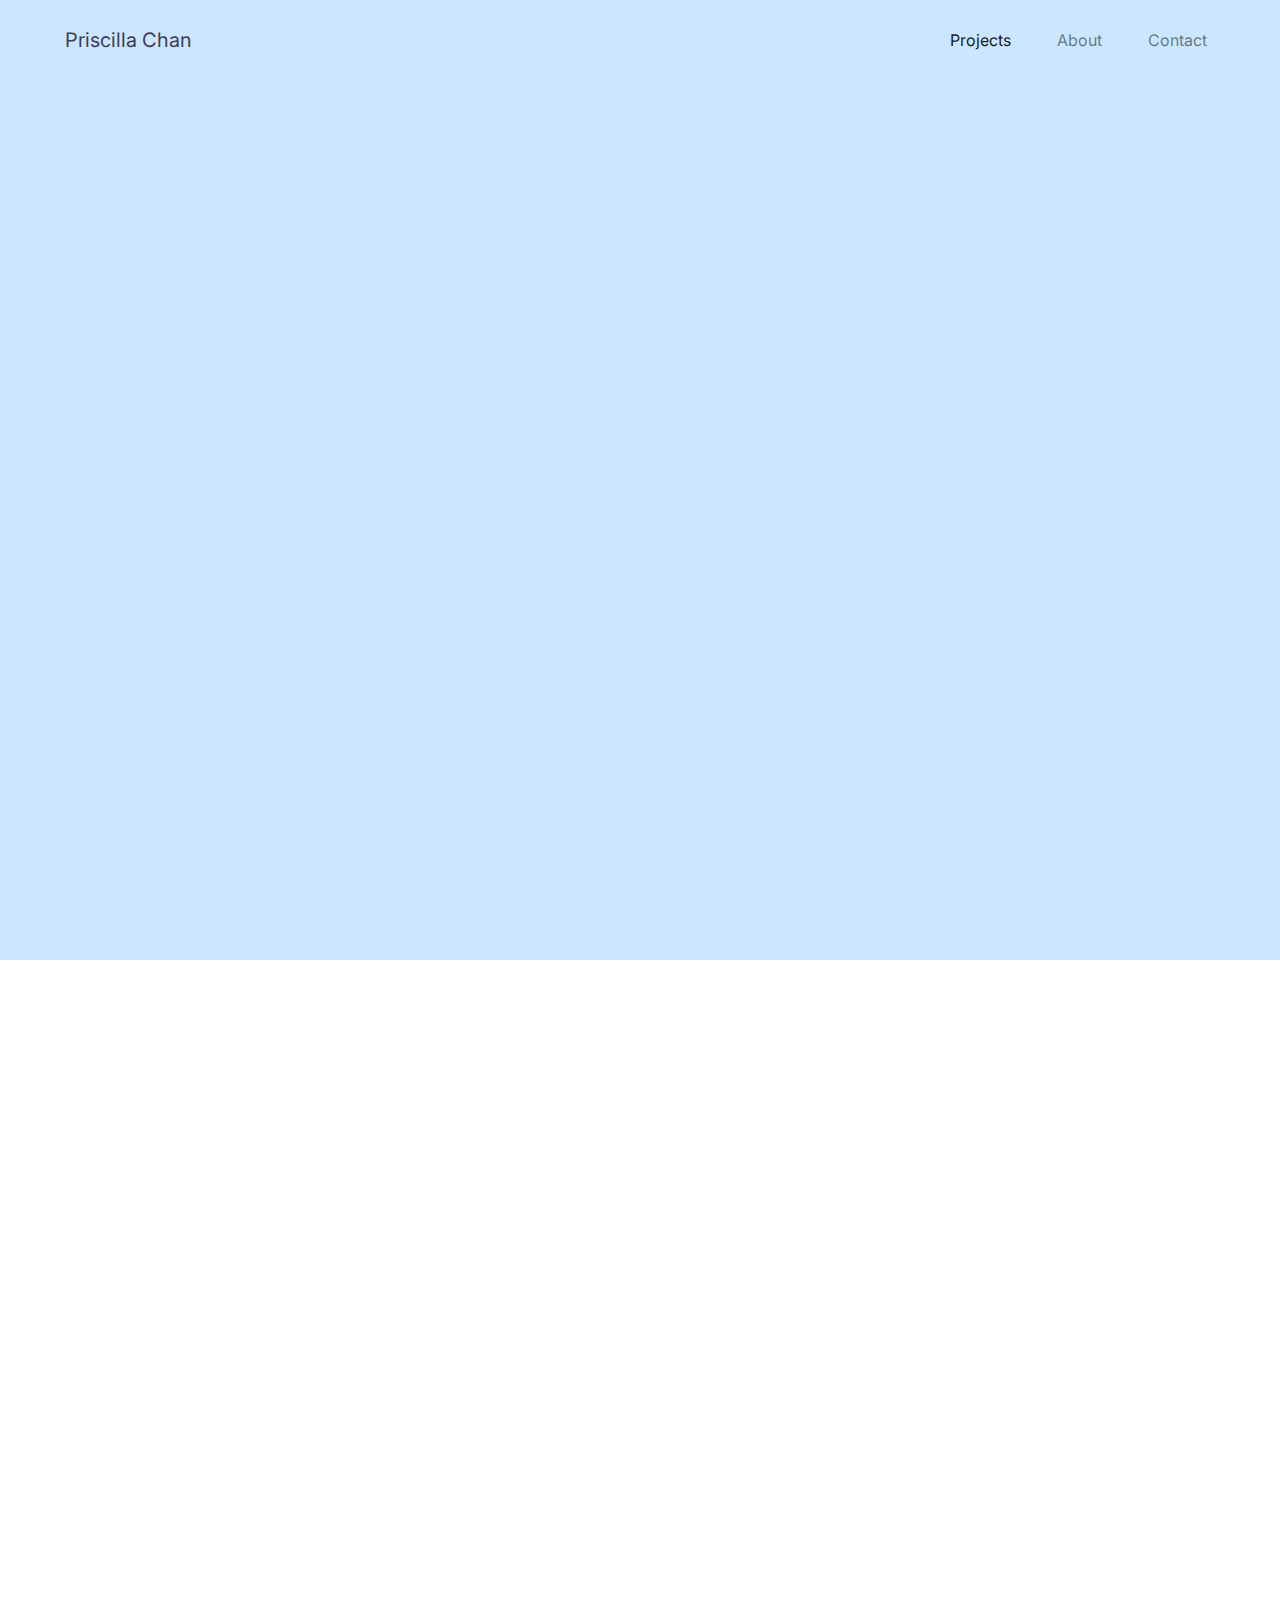
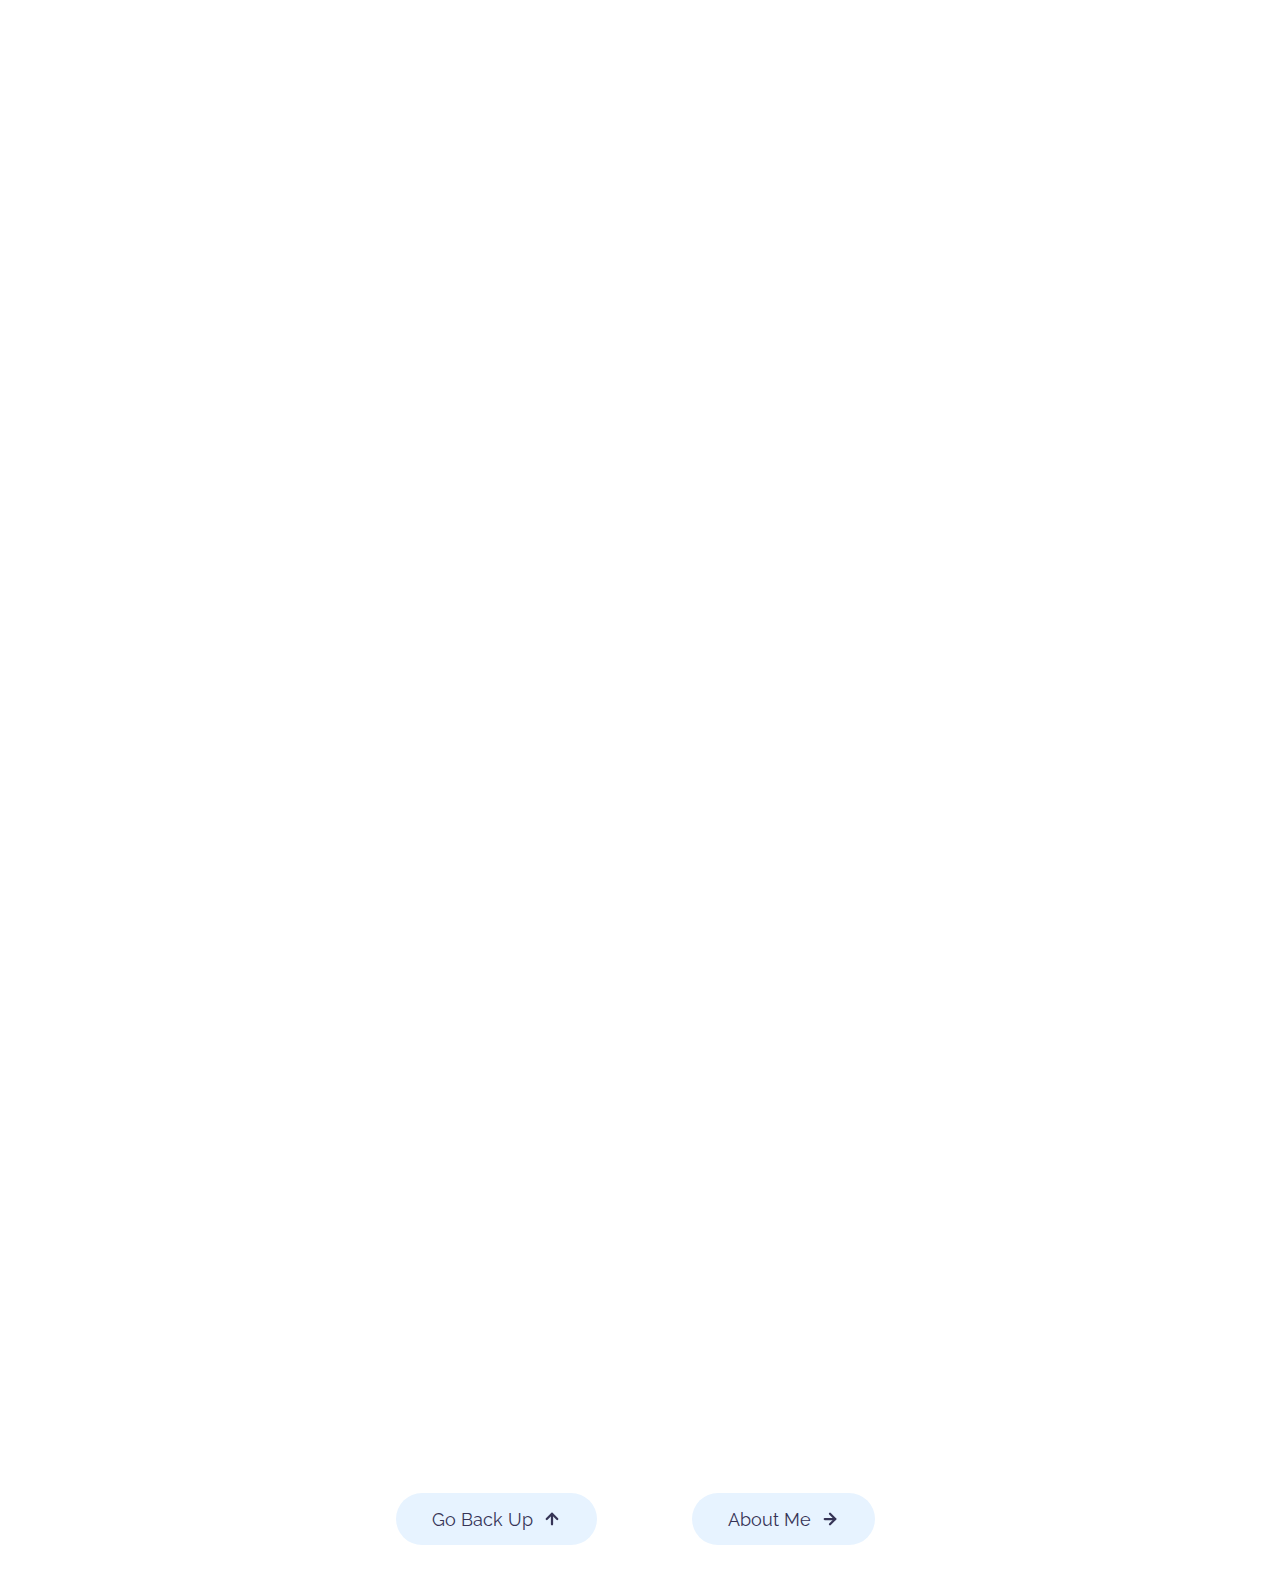
<file: index.html>
<!doctype html>
<html id="top" lang="en">

<!--
WRITTEN BY: Priscilla Chan
EMAIL: chanpj@uci.edu
-->

<head>
  <meta charset="utf-8">
  <meta name="author" content="Priscilla Chan">
  <meta name="description" content="The homepage of my portfolio.">
  <meta name="viewport" content="width=device-width,initial-scale=1, shrink-to-fit=no">
  <!-- you would link to an external stylesheet here! -->
  <script src="https://code.jquery.com/jquery-3.4.1.min.js"
    integrity="sha256-CSXorXvZcTkaix6Yvo6HppcZGetbYMGWSFlBw8HfCJo=" crossorigin="anonymous"></script>
  <script src="js/fadein.js"></script>
  <!-- you would also link to Bootstrap here! -->
  <script src="https://maxcdn.bootstrapcdn.com/bootstrap/4.1.0/js/bootstrap.min.js"></script>
  <link rel="stylesheet" href="https://stackpath.bootstrapcdn.com/bootstrap/4.3.1/css/bootstrap.min.css"
    integrity="sha384-ggOyR0iXCbMQv3Xipma34MD+dH/1fQ784/j6cY/iJTQUOhcWr7x9JvoRxT2MZw1T" crossorigin="anonymous">
  <link rel="stylesheet" href="css/style1.css">
  <link rel="stylesheet" href="css/responsive1.css">
  <link href="https://fonts.googleapis.com/css2?family=Quicksand:wght@400;500;700&display=swap" rel="stylesheet">
  <link href="https://fonts.googleapis.com/css2?family=Raleway:wght@700&display=swap" rel="stylesheet">
  <link href="https://fonts.googleapis.com/css2?family=Inter&display=swap" rel="stylesheet">
  <title>Projects</title>
</head>

<body>
  <nav class="navbar navbar-expand-lg navbar-light" id="myNav">
    <a class="navbar-brand" id="brand" href="#">Priscilla Chan</a>
    <button class="navbar-toggler" type="button" data-toggle="collapse" data-target="#navbarNav"
      aria-controls="navbarNav" aria-expanded="false" aria-label="Toggle navigation">
      <svg xmlns="http://www.w3.org/2000/svg" width="24" height="24" viewBox="0 0 24 24" fill="none" stroke="currentColor" stroke-width="2" stroke-linecap="round" stroke-linejoin="round" class="feather feather-menu"><line x1="3" y1="12" x2="21" y2="12"></line><line x1="3" y1="6" x2="21" y2="6"></line><line x1="3" y1="18" x2="21" y2="18"></line></svg>
    </button>
    <div class="collapse navbar-collapse" id="navbarNav">
      <ul class="navbar-nav ml-auto">
        <li class="nav-item active">
          <a class="nav-link" href="#">Projects <span class="sr-only">(current)</span></a>
        </li>
        <li class="nav-item">
          <a class="nav-link" href="html/about.html">About</a>
        </li>
        <li class="nav-item">
          <a class="nav-link" href="html/contact.html">Contact</a>
        </li>
      </ul>
    </div>
  </nav>
  <div class="container-fluid d-flex" id="hero" style="height: 100vh;">
    <div class="row align-items-center align-items-center justify-content-center hideme" id="intro">
      <div class="col col-md-5 mx-auto">
        <h2>UX Design | Web Development</h2>
        <h1>Designing to bring a change to your experience</h1>
      </div>
      <div class="col col-12 col-md-6 mx-auto">
        <img class="img-fluid" src="assets/welcome_cats.svg" alt="Picture of cats with a welcome sign">
      </div>
    </div>
  </div>
  <div class="container-fluid d-flex hideme">
    <div class="row text-center align-items-center justify-content-center">
      <div class="col col-md-4 mx-auto">
        <h3>CAMP IZZA REDESIGN</h3>
        <h4>Redesigning for social good and conducting user research.</h4>
        <a href="html/campizza.html"><button class="btn-1">READ MORE</button></a>
      </div>
      <div class="col col-12 col-md-5 mx-auto">
        <img class="img-fluid shadow" src="assets/Pricing.png" alt="Screenshot of Camp Izza Redesign">
      </div>
    </div>
  </div>
  <div class="container-fluid d-flex hideme">
    <div class="row text-center align-items-center justify-content-center">
      <div class="col col-12 col-md-5 order-2 order-md-1 mx-auto">
        <img class="img-fluid shadow" src="assets/kaur_hp_mockup.png" alt="Screenshot of Kaur Institute redesign mockup.">
      </div>
      <div class="col col-12 col-md-4 order-1 order-md-2 mx-auto">
        <h3>KAUR INSTITUTE REDESIGN</h3>
        <h4>Redesigning and developing a website for a non-profit organization focused on community resilience.
        </h4>
        <a href="html/kaur.html"><button class="btn-1" id="btn-2">READ MORE</button></a>
      </div>
    </div>
  </div>
  <div class="container-fluid d-flex hideme">
    <div class="w-100 row text-center align-items-center justify-content-center">
      <div class="col col-12 col-md-5 mx-auto">
        <h3>GAMECHANGER WEB APP</h3>
        <h4>Creating a hackathon tool that allows for participants to share their story.</h4>
        <button disabled class="btn-1" id="btn-3">COMING SOON</button>
      </div>
      <div class="col col-12 col-md-4 mx-auto">
        <img class="img-fluid" src="assets/gc_logo.png" alt="GameChanger Logo">
      </div>
    </div>
  </div>
  <div class="container-fluid" id="last">
    <div class="row d-flex justify-content-center">
      <div class="col col-12 col-md-6 col-lg-4 col-xl-3 d-flex justify-content-center">
        <a href="#top"><button class="btn-2 mx-4">Go Back Up <svg id="arrow-2" xmlns="http://www.w3.org/2000/svg"
          width="18" height="18" viewBox="0 0 24 24" fill="none" stroke="#363456" stroke-width="3"
          stroke-linecap="round" stroke-linejoin="round" class="feather feather-arrow-up">
          <line x1="12" y1="19" x2="12" y2="5"></line>
          <polyline points="5 12 12 5 19 12"></polyline>
        </svg></button></a>
      </div>
      <div class="col col-12 col-md-6 col-lg-4 col-xl-3 d-flex justify-content-center">
        <a href="html/about.html"><button class="btn-2 mx-4">About Me<svg id="arrow" xmlns="http://www.w3.org/2000/svg" width="18"
          height="18" viewBox="0 0 24 24" fill="none" stroke="#363456" stroke-width="3" stroke-linecap="round"
          stroke-linejoin="round" class="feather feather-arrow-right">
          <line x1="5" y1="12" x2="19" y2="12"></line>
          <polyline points="12 5 19 12 12 19"></polyline>
        </svg></button></a>
      </div>
  </div>
</body>

</html>
</file>
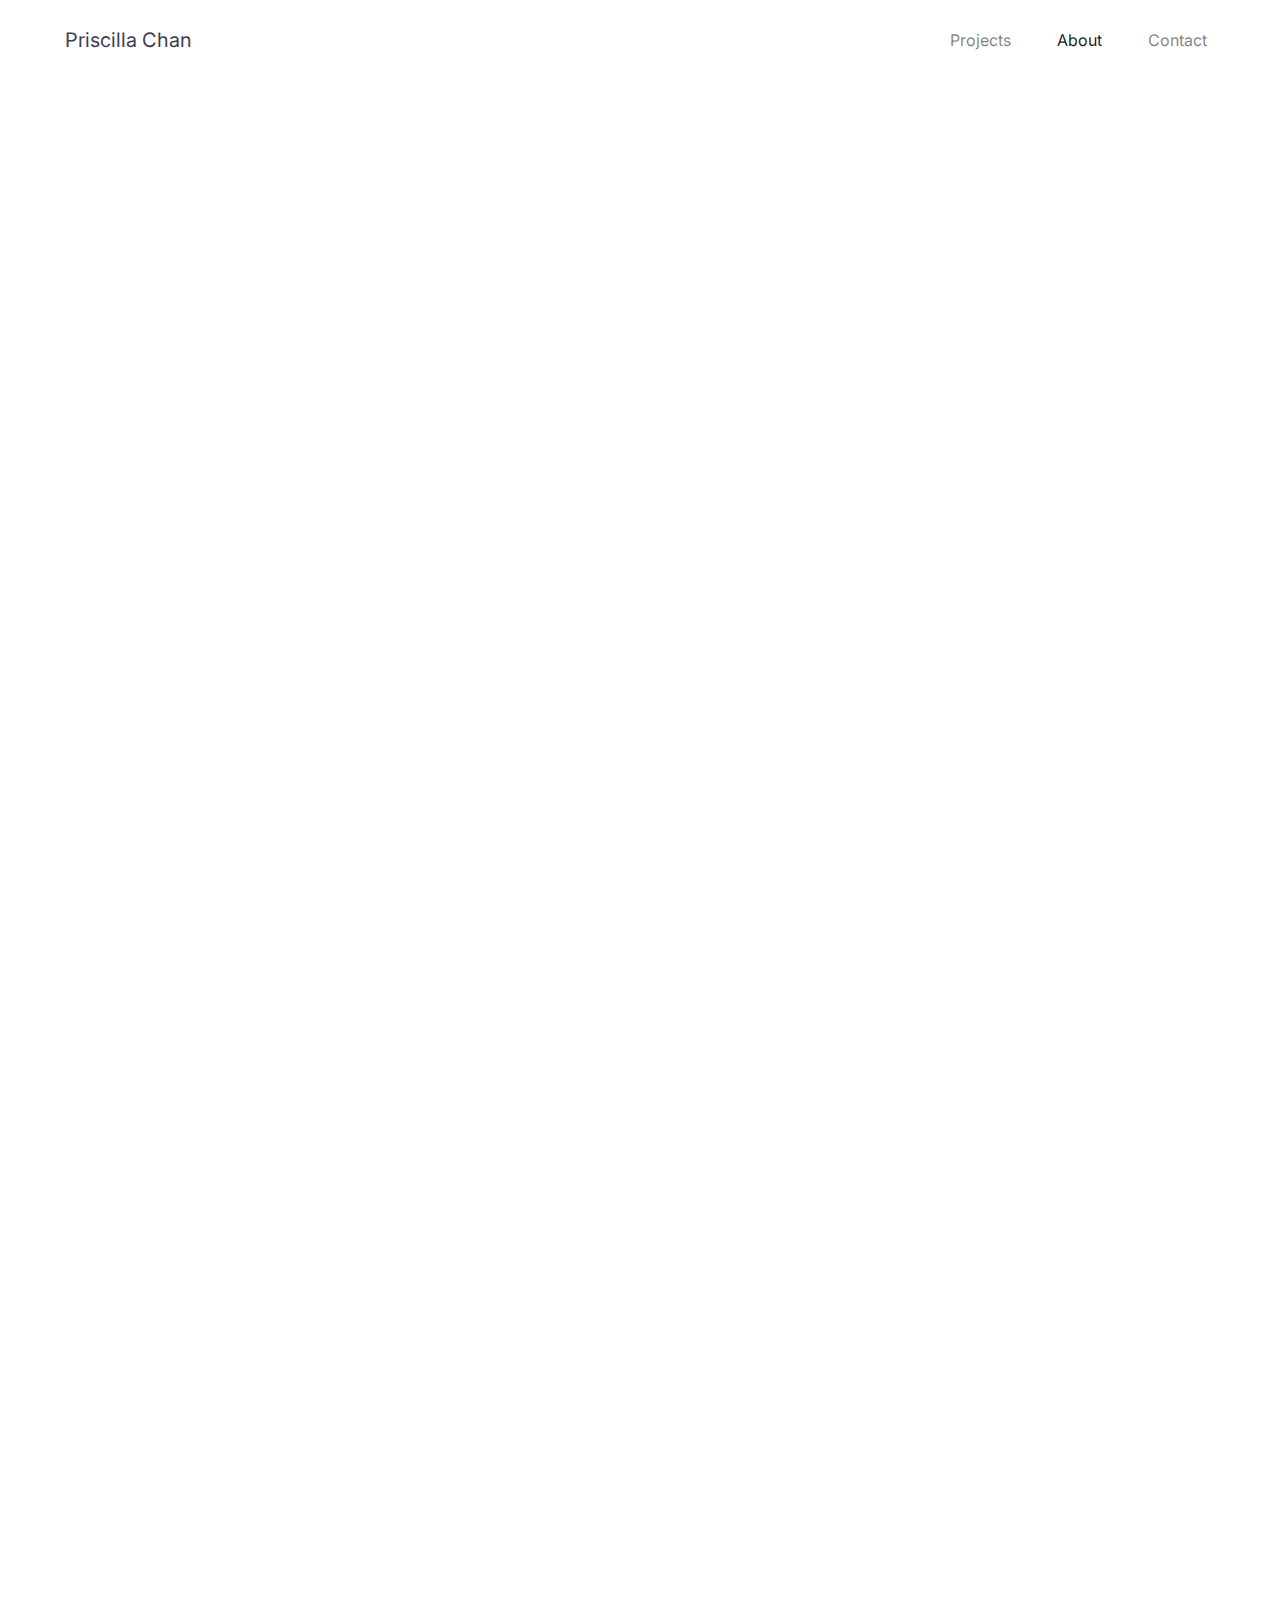
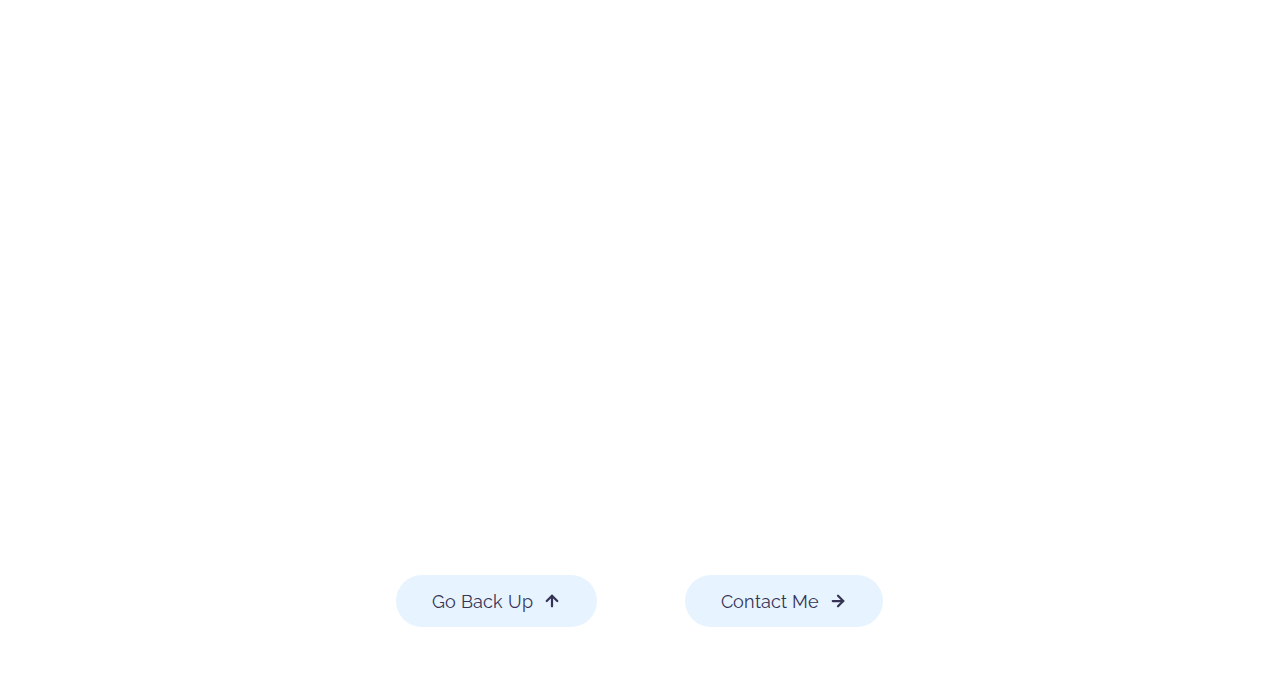
<file: html/about.html>
<!DOCTYPE html>
<html id="top" lang="en">
<!--
    WRITTEN BY: Priscilla Chan
    EMAIL: chanpj@uci.edu
-->

<head>
    <meta charset="utf-8">
    <meta name="author" content="Priscilla Chan">
    <meta name="description" content="The homepage of my portfolio.">
    <meta name="viewport" content="width=device-width,initial-scale=1, shrink-to-fit=no">
    <!-- you would link to an external stylesheet here! -->
    <script src="https://code.jquery.com/jquery-3.4.1.min.js"
        integrity="sha256-CSXorXvZcTkaix6Yvo6HppcZGetbYMGWSFlBw8HfCJo=" crossorigin="anonymous"></script>
    <!-- you would also link to Bootstrap here! -->
    <script src="https://maxcdn.bootstrapcdn.com/bootstrap/4.1.0/js/bootstrap.min.js"></script>
    <link rel="stylesheet" href="https://stackpath.bootstrapcdn.com/bootstrap/4.3.1/css/bootstrap.min.css"
        integrity="sha384-ggOyR0iXCbMQv3Xipma34MD+dH/1fQ784/j6cY/iJTQUOhcWr7x9JvoRxT2MZw1T" crossorigin="anonymous">
    <link rel="stylesheet" href="../css/style2.css">
    <link rel="stylesheet" href="../css/responsive2.css">
    <script src="../js/fadein.js"></script>
    <link href="https://fonts.googleapis.com/css2?family=Raleway:wght@700&display=swap" rel="stylesheet">
    <link
        href="https://fonts.googleapis.com/css2?family=Inter:wght@400;700&family=Nunito:wght@400;600&family=Nunito&display=swap"
        rel="stylesheet">
    <title>About</title>
</head>

<body>
    <nav class="navbar navbar-expand-lg navbar-light" id="myNav">
        <a class="navbar-brand" id="brand" href="../index.html">Priscilla Chan</a>
        <button class="navbar-toggler" type="button" data-toggle="collapse" data-target="#navbarNav"
            aria-controls="navbarNav" aria-expanded="false" aria-label="Toggle navigation">
            <svg xmlns="http://www.w3.org/2000/svg" width="24" height="24" viewBox="0 0 24 24" fill="none" stroke="currentColor" stroke-width="2" stroke-linecap="round" stroke-linejoin="round" class="feather feather-menu"><line x1="3" y1="12" x2="21" y2="12"></line><line x1="3" y1="6" x2="21" y2="6"></line><line x1="3" y1="18" x2="21" y2="18"></line></svg>
        </button>
        <div class="collapse navbar-collapse" id="navbarNav">
            <ul class="navbar-nav ml-auto">
                <li class="nav-item">
                    <a class="nav-link" href="../index.html">Projects </a>
                </li>
                <li class="nav-item active">
                    <a class="nav-link" href="#">About <span class="sr-only">(current)</span></a>
                </li>
                <li class="nav-item">
                    <a class="nav-link" href="contact.html">Contact</a>
                </li>
            </ul>
        </div>
    </nav>
    <div class="container-fluid hideme" id="hero">
        <div class="row d-flex align-items-center justify-content-around" id="about" style="height: 100vh;">
            <div class="col col-12 col-md-4 text-left">
                <h1>WHO AM I?</h1>
                <p>I’m a senior at UCI majoring in Informatics with a specialization in Human-Computer Interaction
                    (HCI). <span class="highlight">I’m currently looking for a job in UI/UX design or front-end
                        development.</span></p>
            </div>
            <div class="col col-12 col-md-4">
                <img class="img-fluid" src="../assets/peter.png" alt="Image of Peter the Anteater (UCI mascot).">
            </div>
        </div>
    </div>
    <div class="container-fluid hideme">
        <div class="row d-flex align-items-center justify-content-around" id="design" style="height: 100vh;">
            <div class="col col-12 col-md-4 order-2 order-md-1">
                <svg alt="Image of dribbble logo." class="img-fluid" xmlns="http://www.w3.org/2000/svg" width="2500" height="627"
                    viewBox="10.44 11.653 497.119 124.694">
                    <g fill="#F24196">
                        <path
                            d="M201.398 105.244c-1.085 1.707-1.952 3.172-2.917 4.568-3.089 4.468-6.069 9.021-9.384 13.314-1.787 2.312-4.047 4.314-6.31 6.199-7.846 6.537-17.161 3.139-21.72-2.551-1.211-1.51-2.208-3.188-3.237-4.693-2.243 2.016-4.402 4.173-6.787 6.047-3.834 3.016-8.11 4.973-13.167 4.704-5.672-.3-9.975-2.91-13.028-7.631-3.004-4.646-4.191-9.884-4.773-15.278-.685-6.333-.485-12.67.182-18.999.115-1.088.178-2.19.15-3.284-.05-2.041-.875-3.146-2.876-3.517-2.757-.509-5.55-.83-8.254-1.224-1.502 3.897-2.827 7.724-4.433 11.426-4.134 9.527-9.343 18.447-15.757 26.63-1.345 1.716-2.902 3.307-4.555 4.731-5.704 4.928-12.354 5.502-18.76 1.504-2.279-1.422-4.25-3.338-6.156-4.863-2.334 2.631-4.58 5.621-7.281 8.118-7.132 6.596-15.367 7.532-23.985 3.456-10.014-4.735-15.615-12.953-17.372-23.814-1.253-7.743-.366-15.236 3.187-22.279 3.032-6.012 7.352-10.828 14.161-12.404 5.168-1.196 10.418-.936 15.524 1.138-.328-3.071-.732-6.086-.959-9.113-.964-12.918-.735-25.745 3.271-38.238.994-3.099 2.275-6.069 4.326-8.648 4.146-5.212 10.715-6.218 16.176-2.365 4.576 3.229 7.07 7.929 8.705 13.109 1.89 5.983 2.19 12.192 2.096 18.405-.323 21.197-4.323 41.658-12.442 61.281-.215.521-.191 1.344.082 1.818.874 1.521 1.802 3.042 2.925 4.381 1.269 1.514 2.151 1.529 3.892.598 6.233-3.338 10.819-8.223 14.37-14.344 4.27-7.359 8.149-14.853 10.732-22.979.283-.893.244-1.438-.562-2.157-4.812-4.297-7.265-9.684-6.516-16.167.688-5.951 5.969-8.873 11.495-6.486 5.146 2.223 7.818 6.506 9.119 11.748.749 3.019.673 3.047 3.818 3.506 3.96.579 7.957.969 11.877 1.746 6.412 1.271 9.299 4.732 9.288 11.269-.007 4.093-.54 8.182-.756 12.274-.267 5.056-.45 10.119.746 15.097a13.754 13.754 0 0 0 1.333 3.445c1.357 2.438 3.688 3.266 6.214 2.075 1.439-.678 2.864-1.61 3.955-2.754 2.267-2.376 4.33-4.948 6.408-7.495.308-.377.366-1.062.335-1.595-.606-10.479.131-20.881 1.782-31.225.762-4.77 2.278-5.578 6.745-3.771 4.672 1.89 6.565 4.634 6.42 9.692-.183 6.293-.581 12.582-.73 18.875-.101 4.287-.176 8.613 1.039 12.787.432 1.482 1.086 2.981 1.978 4.233 2.079 2.923 5.578 3.274 8.162.81 1.436-1.369 2.753-2.938 3.812-4.612 5.623-8.908 11.154-17.874 16.688-26.839.303-.489.476-1.15.47-1.73-.112-11.177.357-22.324 1.811-33.412 1.079-8.235 2.457-16.429 5.75-24.118 1.112-2.597 2.56-5.155 4.331-7.344 3.629-4.484 8.732-4.862 13.273-1.268 3.794 3.003 5.492 7.097 5.834 11.818.534 7.352-1 14.428-3.015 21.415-3.923 13.609-9.688 26.462-16.188 39.011a6.538 6.538 0 0 0-.691 3.101c.233 6.831.772 13.63 3.277 20.086.739 1.903 1.532 3.828 2.616 5.544 1.105 1.75 2.428 3.448 3.963 4.826 2.911 2.613 6.127 2.705 9.25.341a19.235 19.235 0 0 0 3.885-3.954c2.812-3.854 4.313-8.26 4.724-13.003.054-.614-.373-1.387-.801-1.903-1.21-1.465-2.688-2.726-3.79-4.261-3.65-5.086-6.386-10.606-7.375-16.87a11.754 11.754 0 0 1-.137-1.708c-.045-4.687 2.885-6.96 7.316-5.345 1.951.711 3.879 1.941 5.362 3.4 5.349 5.252 8.623 11.685 9.996 19.062.184.979.146 1.935 1.559 2.103 2.149.259 3.096.029 3.788-1.424.509-1.068.763-2.273 1.354-3.287 1.151-1.967 2.479-3.828 3.699-5.754 1.25-1.971 2.486-3.949 3.66-5.965.213-.365.123-.93.117-1.398-.14-11.13.366-22.229 1.812-33.271 1.041-7.95 2.369-15.867 5.476-23.312 1.18-2.824 2.71-5.615 4.613-7.996 3.585-4.486 8.778-4.828 13.271-1.241 3.78 3.021 5.479 7.111 5.814 11.831.526 7.351-1.009 14.427-3.023 21.413-3.943 13.654-9.705 26.562-16.283 39.122-.301.574-.662 1.234-.643 1.844.248 7.209.731 14.393 3.322 21.235 1.203 3.18 2.616 6.253 4.934 8.803a14.421 14.421 0 0 0 2.334 2.095c2.607 1.846 5.377 2.01 7.993.157 1.534-1.085 2.997-2.401 4.142-3.889 3.035-3.945 4.604-8.521 5.056-13.466.049-.534-.121-1.314-.49-1.627-4.396-3.713-7.103-8.573-9.246-13.756-1.013-2.441-1.529-5.091-2.238-7.656-.125-.449-.121-.943-.133-1.42-.123-5.103 3.096-7.333 7.897-5.475 2.659 1.029 4.732 2.861 6.509 5.01 4.361 5.28 7.372 11.217 8.371 18.058.122.832.481 1.138 1.196 1.301 2.721.624 3.782-.045 4.576-2.758.223-.761.66-1.472 1.084-2.151 2.212-3.562 4.474-7.099 6.655-10.68.349-.57.548-1.331.542-2.001-.095-10.364.299-20.704 1.53-30.999 1.052-8.768 2.373-17.507 5.771-25.724 1.202-2.91 2.817-5.771 4.793-8.212 3.449-4.267 8.638-4.57 12.963-1.163 3.844 3.027 5.599 7.138 5.944 11.914.534 7.352-1.008 14.428-3.019 21.415-3.92 13.611-9.687 26.461-16.188 39.008a6.524 6.524 0 0 0-.702 3.102c.252 6.877.846 13.711 3.316 20.229 1.174 3.09 2.572 6.062 4.781 8.566a14.91 14.91 0 0 0 2.189 2.044c2.709 2.041 5.576 2.216 8.354.271 1.499-1.051 2.914-2.354 4.025-3.806 3.026-3.95 4.614-8.516 5.062-13.462.05-.54-.099-1.33-.465-1.639-4.469-3.781-7.15-8.747-9.385-14.004-1.329-3.129-2.354-6.358-2.242-9.82.086-2.708 1.374-4.589 3.516-4.913 1.104-.167 2.3-.102 3.396.136 2.354.511 4.256 1.918 5.896 3.612 5.25 5.417 8.645 11.829 9.865 19.291.223 1.356.801 1.8 1.98 1.825 1.428.029 2.909.263 4.271-.039 1.272-.282 2.521-1.01 3.567-1.814.477-.367.75-1.463.601-2.108-4.891-21.181-3.754-42.236 1.225-63.21 1.192-5.024 2.987-9.848 5.742-14.26a25.382 25.382 0 0 1 1.83-2.557c5.021-6.151 12.217-6.75 18.221-1.51 4.03 3.519 6.188 8.168 7.704 13.152 2.317 7.611 2.839 15.448 2.723 23.348-.124 8.379-.885 16.658-3.834 24.604-2.896 7.804-7.613 14.48-12.761 20.901-.864 1.079-1.79 2.115-2.595 3.238-.247.346-.398 1.022-.229 1.362 1.81 3.565 3.642 7.125 5.587 10.616.616 1.107 1.524 2.074 2.409 3.003 1.403 1.477 3.131 2.191 5.229 2.237 5.671.123 10.693-1.493 15.098-5.11.938-.771 1.147-1.455.935-2.646-2.606-14.494 1.258-27.042 11.81-37.313 5.122-4.987 11.447-7.428 18.712-7.176 11.148.388 19.408 10.245 17.771 21.3-1.425 9.603-6.847 16.691-14.323 22.42-3.977 3.045-8.447 5.153-13.56 6.575.57.438.967.794 1.411 1.069 5.132 3.158 10.797 3.855 16.655 3.495 10.312-.638 17.954-6.026 24.226-13.784 1.049-1.297 1.989-2.68 3.006-4.004 1.188-1.549 2.214-1.699 3.543-.277 2.344 2.504 3.834 5.454 3.946 8.956.058 1.772-.517 3.373-1.608 4.784-10.391 13.417-24.078 19.468-40.968 18.277-7.587-.534-14.584-2.795-20.607-7.594-1.263-1.006-2.392-2.175-3.294-3.005-4.018 2.19-7.819 4.574-11.875 6.397-5.016 2.255-10.354 3.357-15.897 2.314-6.075-1.146-10.8-4.587-14.391-9.418-2.457-3.308-4.36-7.022-6.497-10.565-.27-.443-.444-.942-.706-1.513-4.598 1.356-9.215 1.305-13.717.395-.872 3.064-1.609 6.06-2.58 8.975-1.515 4.557-3.884 8.631-7.686 11.67-6.281 5.023-13.106 5.186-20.132 1.815-5.552-2.663-9.551-7.062-12.729-12.228-2.761-4.492-4.916-9.254-5.888-14.483-.033-.179-.138-.343-.336-.82-3.453 5.751-8.483 6.695-14.184 4.992-.896 3.146-1.661 6.13-2.604 9.058-1.154 3.574-2.951 6.824-5.509 9.604-5.461 5.938-12.826 7.651-20.355 4.751-5.098-1.965-9.038-5.423-12.329-9.688-4.021-5.214-6.119-9.925-8.637-19.406-3.138 6.344-8.187 7.502-14.047 5.697-1.116 3.645-2.019 7.141-3.279 10.504-.792 2.115-1.936 4.159-3.237 6.016-5.75 8.189-15.022 10.476-23.996 6.02-4.962-2.464-8.712-6.274-11.789-10.803-3.208-4.733-4.553-7.994-7.278-17.677zM34.944 123.693c4.382.104 8.274-1.127 10.953-4.637 2.267-2.973 4.064-6.305 6.012-9.513.19-.313.055-.899-.069-1.319a2657.225 2657.225 0 0 0-5.113-17.096c-.172-.566-.409-1.2-.816-1.6-4.633-4.545-12.725-5.223-17.604.021-1.631 1.752-3.139 3.775-4.133 5.938-3.43 7.461-2.894 15.023.146 22.479 1.107 2.715 3.218 4.496 6.103 5.152 1.474.337 3.012.394 4.521.575zm23.092-31.327c.183-.009.364-.019.545-.026 1.072-4.539 2.252-9.055 3.194-13.62 2.561-12.407 4.248-24.916 3.86-37.626-.121-3.963-.493-7.91-2.014-11.636-.866-2.124-1.902-2.291-3.451-.591-1.781 1.957-2.688 4.366-3.394 6.856-1.746 6.161-2.095 12.498-2.203 18.845-.158 9.223.529 18.404 1.711 27.543.446 3.436 1.16 6.838 1.752 10.255zm341.571-6.723c2.188-2.391 3.728-4.94 5.011-7.641 5.132-10.791 6.916-22.218 6.227-34.064-.229-3.947-.779-7.879-2.419-11.549-.524-1.176-1.104-2.589-2.556-2.61-1.458-.021-1.979 1.465-2.317 2.592-1.066 3.547-2.177 7.105-2.866 10.736-1.752 9.198-2.271 18.531-2.578 27.873-.164 4.868.365 9.665 1.498 14.663zm49.018 18.569l.552.183c.708-.271 1.425-.521 2.12-.819 6.432-2.774 11.83-6.784 14.922-13.247.854-1.782 1.322-3.903 1.365-5.882.073-3.375-2.736-5.349-6.024-4.565-2.498.596-4.484 2.04-6.189 3.896-3.282 3.572-5.21 7.839-6.021 12.566-.448 2.586-.497 5.242-.725 7.868zm-228.54-76.165c-4.164 3.379-9.395 30.516-8.335 35.37 3.929-6.006 9.313-28.695 8.335-35.37zm63.665.222c-3.708 3.072-9.424 30.182-8.377 35.52 4.775-11.627 7.677-23.305 8.377-35.52zm55.01 35.063c4.737-11.24 7.76-22.89 8.688-35.037l-.734-.175c-4.951 11.183-7.213 23.013-7.954 35.212z" />
                        <path
                            d="M152.124 51.287c.004-5.626 3.923-9.875 9.57-10.375 5.129-.454 10.107 3.622 11.029 9.034.478 2.806.179 5.52-1.085 8.083-1.818 3.688-5.527 5.572-9.593 4.926-5.867-.931-9.926-5.705-9.921-11.668z" />
                    </g>
                </svg>
            </div>
            <div class="col col-12 col-md-4 text-left order-1 order-md-2">
                <h1>ALWAYS DESIGNING</h1>
                <p>In order to improve my design skills, I decided to challenge myself by doing UI design practices
                    weekly, which I update on dribbble. Designing isn’t only something I do for school, but is also one
                    of my hobbies. </p>
            </div>
        </div>
    </div>
    <div class="container-fluid hideme">
        <div class="row d-flex align-items-center justify-content-around" id="skills" style="height: 100vh;">
            <div class="col col-12 col-md-5">
                <h1>SKILLS I'VE LEARNED</h1>
                <div class="d-flex flex-wrap">
                    <button disabled class="tag">
                        <p class="special">Vue.js</p>
                    </button>
                    <button disabled class="tag">
                        <p class="special">User Testing</p>
                    </button>
                    <button disabled class="tag">
                        <p class="special">Angular</p>
                    </button>
                    <button disabled class="tag">
                        <p class="special">User Research</p>
                    </button>
                    <button disabled class="tag">
                        <p class="special">Heuristic Evaluation</p>
                    </button>
                    <button disabled class="tag">
                        <p class="special">Competitive Analysis</p>
                    </button>
                    <button disabled class="tag">
                        <p class="special">Adobe XD</p>
                    </button>
                    <button disabled class="tag">
                        <p class="special">Sketching</p>
                    </button>
                    <button disabled class="tag">
                        <p class="special">Cognitive Walkthrough</p>
                    </button>
                    <button disabled class="tag">
                        <p class="special">Personas</p>
                    </button>
                    <button disabled class="tag">
                        <p class="special">Figma</p>
                    </button>
                </div>
            </div>
            <div class="col col-auto col-md-4">
                <img class="img-fluid" src="../assets/logos.png" alt="Image of Figma and Vue.js logos.">
            </div>
        </div>
    </div>
    <div class="container-fluid hideme">
        <div class="row d-flex align-items-center justify-content-around" id="me" style="height: 100vh;">
            <div class="col col-12 col-md-4 order-2 order-md-1">
                <img class="img-fluid" src="../assets/me.png" alt="A picture of me eating food.">
            </div>
            <div class="col col-12 col-md-4 order-1 order-md-2">
                <h1>LASTLY, THIS IS ME</h1>
                <p>Outside of design, I enjoy watching dramas and anime, trying out new boba places, and playing with my dog and cats at home. 
                    <br>
                    <br>
                    P.S. This site was designed and built by me!
                </p> 
            </div>
        </div>
    </div>
    <div class="container-fluid" id="last">
        <div class="row d-flex justify-content-center">
          <div class="col col-12 col-md-6 col-lg-3 d-flex justify-content-center">
            <a href="#top"><button class="btn-2 mx-4">Go Back Up <svg id="arrow-2" xmlns="http://www.w3.org/2000/svg"
              width="18" height="18" viewBox="0 0 24 24" fill="none" stroke="#363456" stroke-width="3"
              stroke-linecap="round" stroke-linejoin="round" class="feather feather-arrow-up">
              <line x1="12" y1="19" x2="12" y2="5"></line>
              <polyline points="5 12 12 5 19 12"></polyline>
            </svg></button></a>
          </div>
          <div class="col col-12 col-md-6 col-lg-3 d-flex justify-content-center">
            <a href="contact.html"><button class="btn-2 mx-4">Contact Me<svg id="arrow" xmlns="http://www.w3.org/2000/svg" width="18"
              height="18" viewBox="0 0 24 24" fill="none" stroke="#363456" stroke-width="3" stroke-linecap="round"
              stroke-linejoin="round" class="feather feather-arrow-right">
              <line x1="5" y1="12" x2="19" y2="12"></line>
              <polyline points="12 5 19 12 12 19"></polyline>
            </svg></button></a>
          </div>
        </div>
    </div>
</body>

</html>
</file>
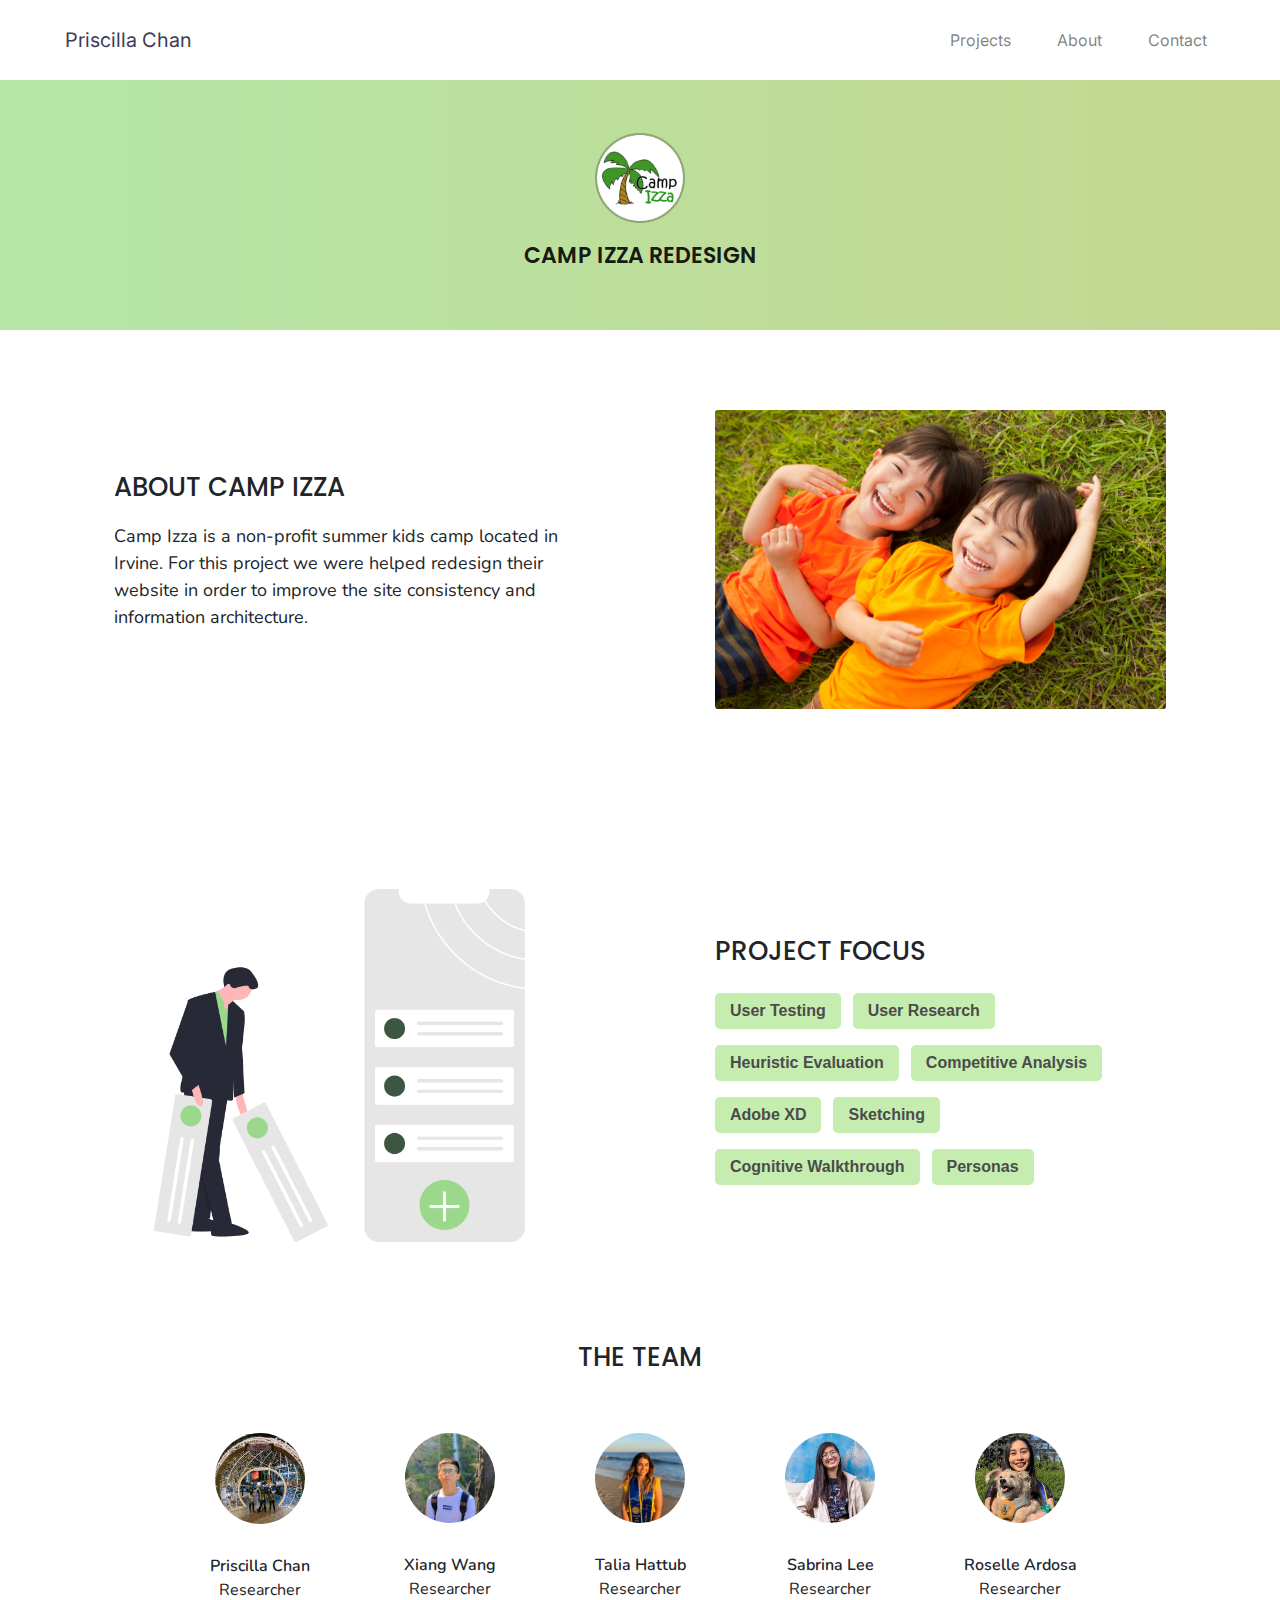
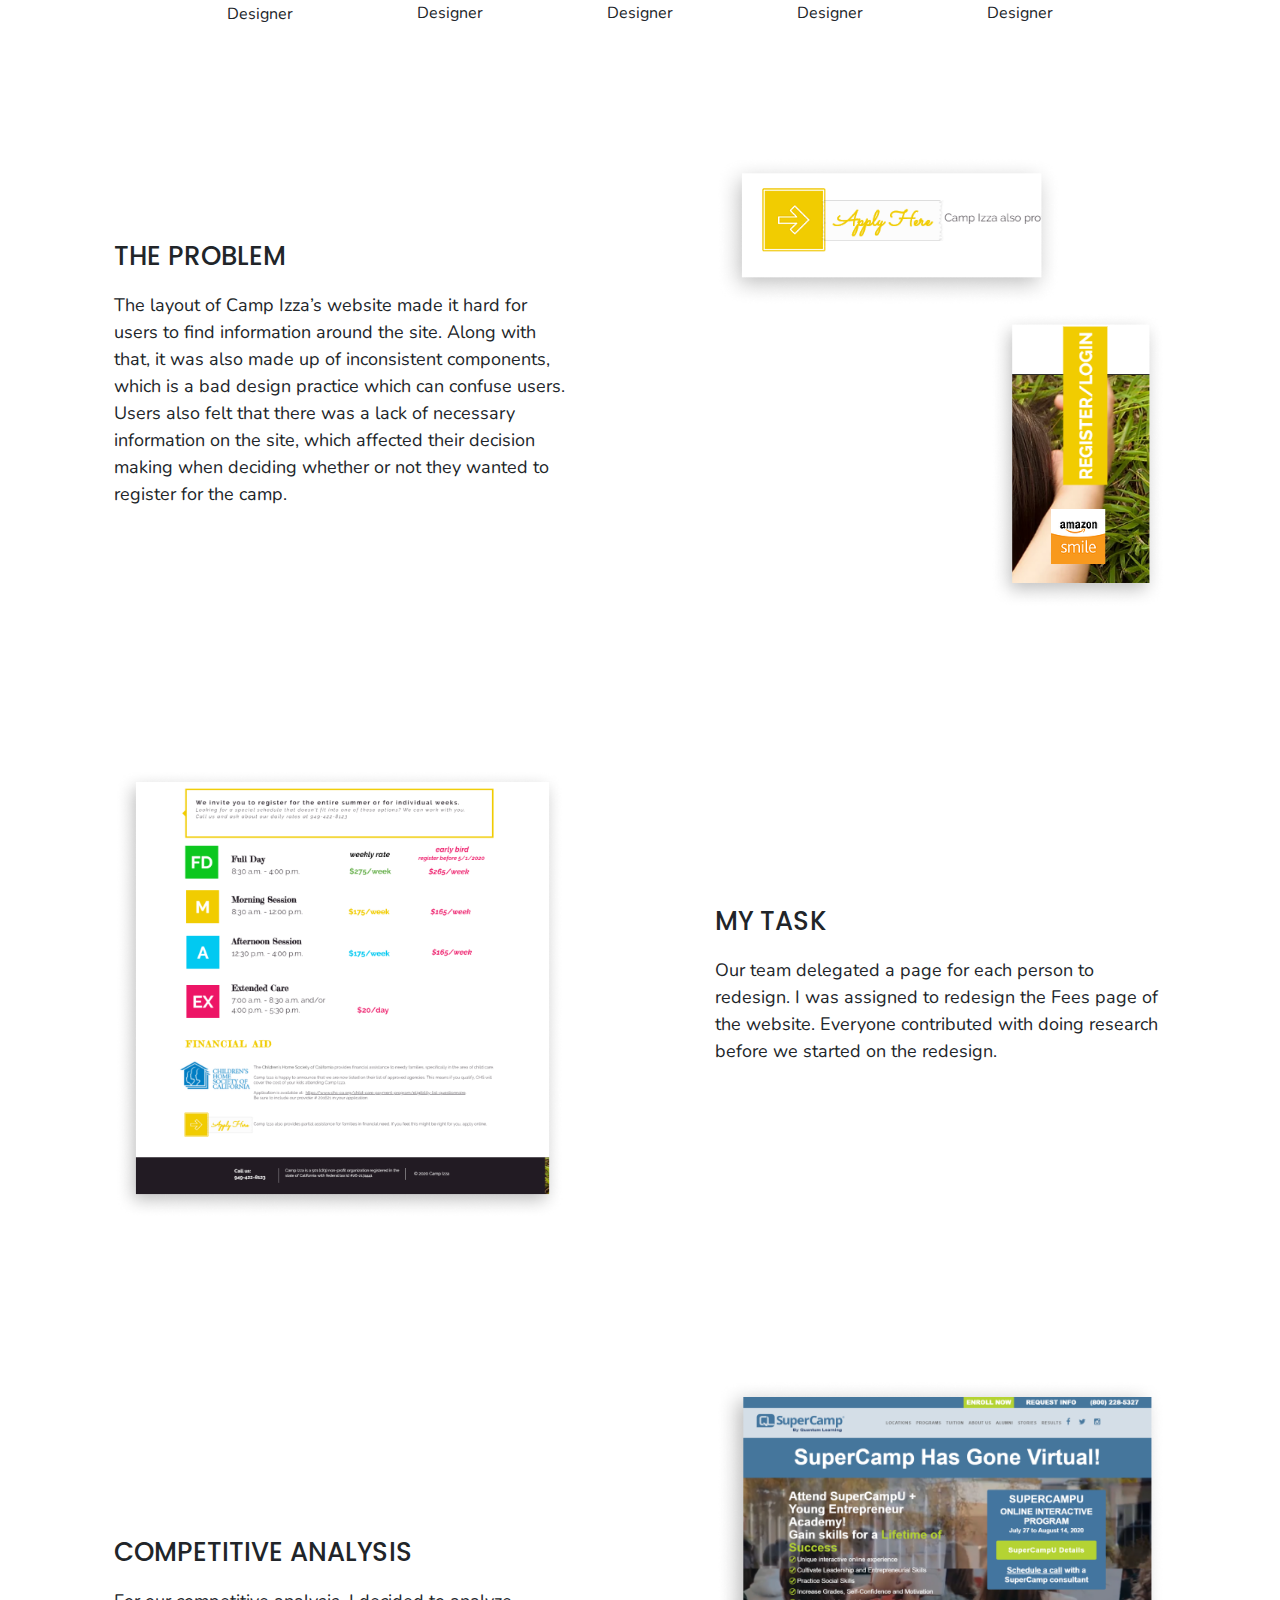
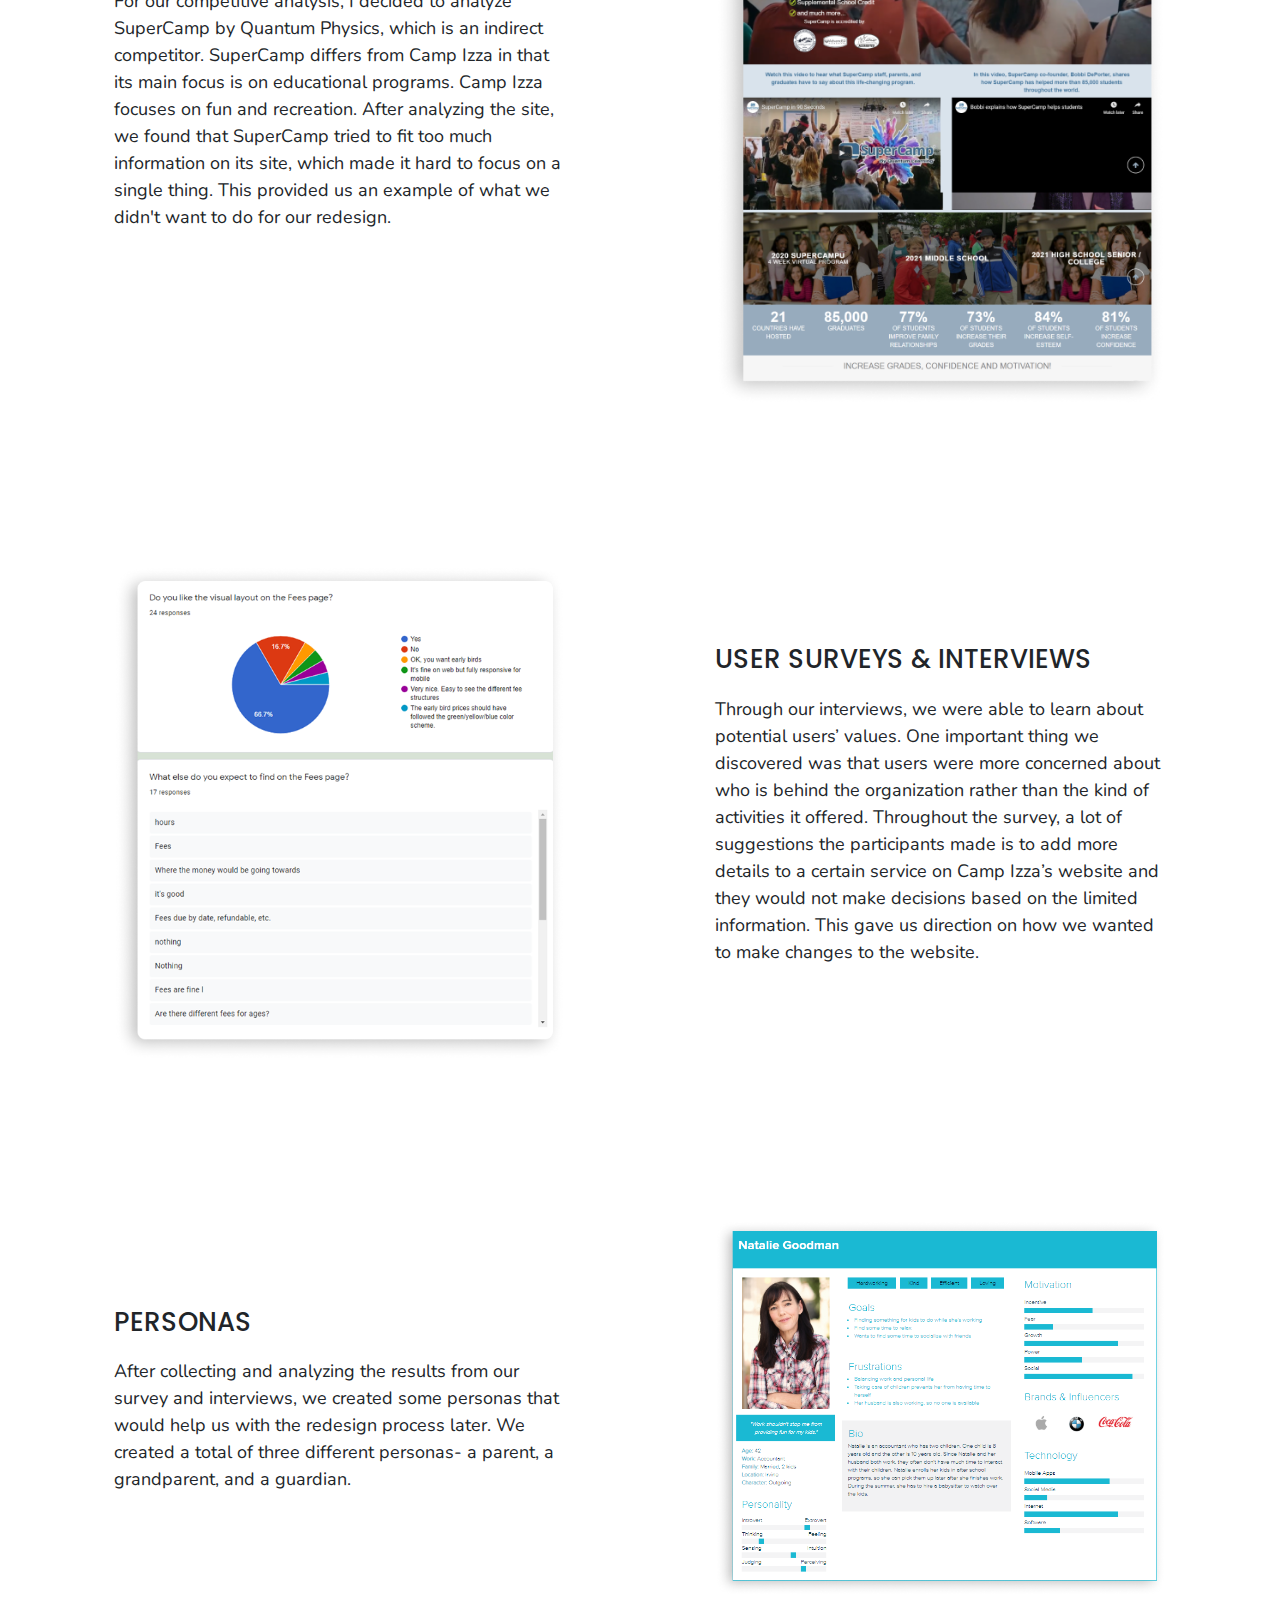
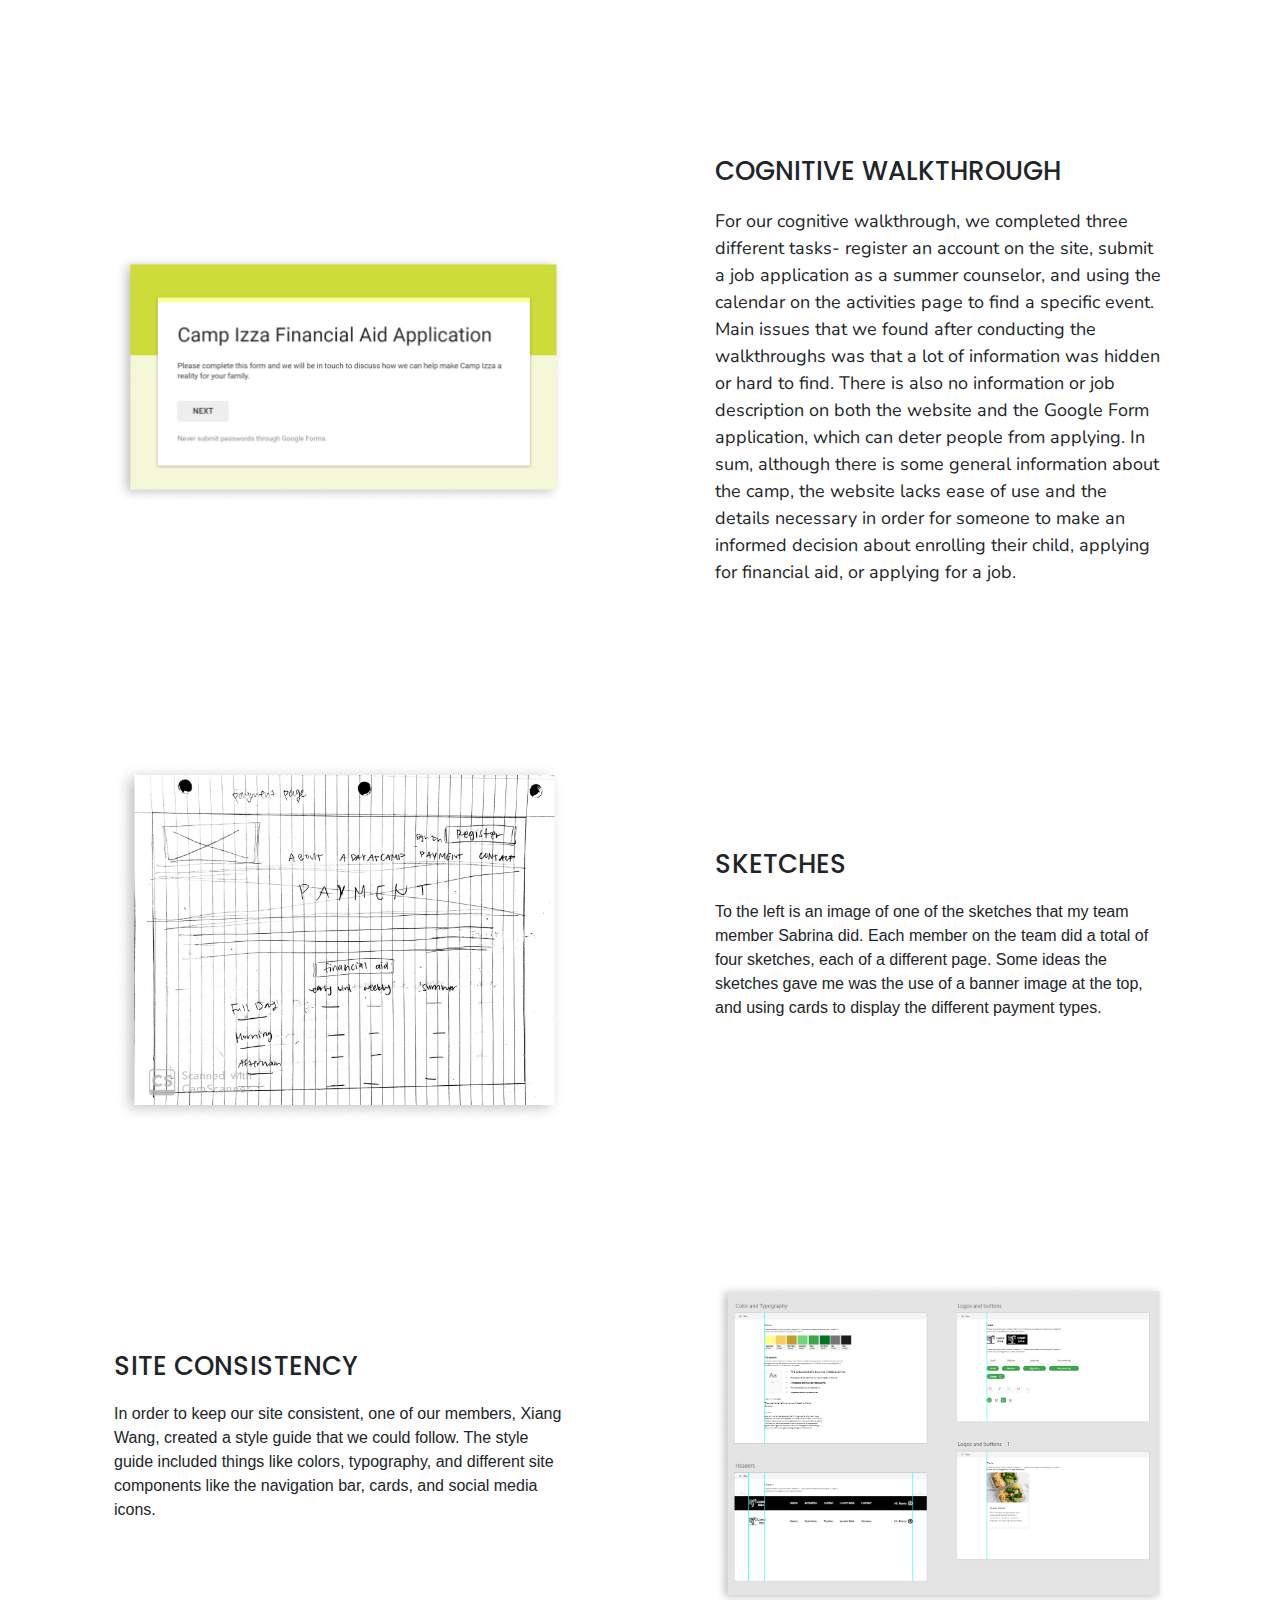
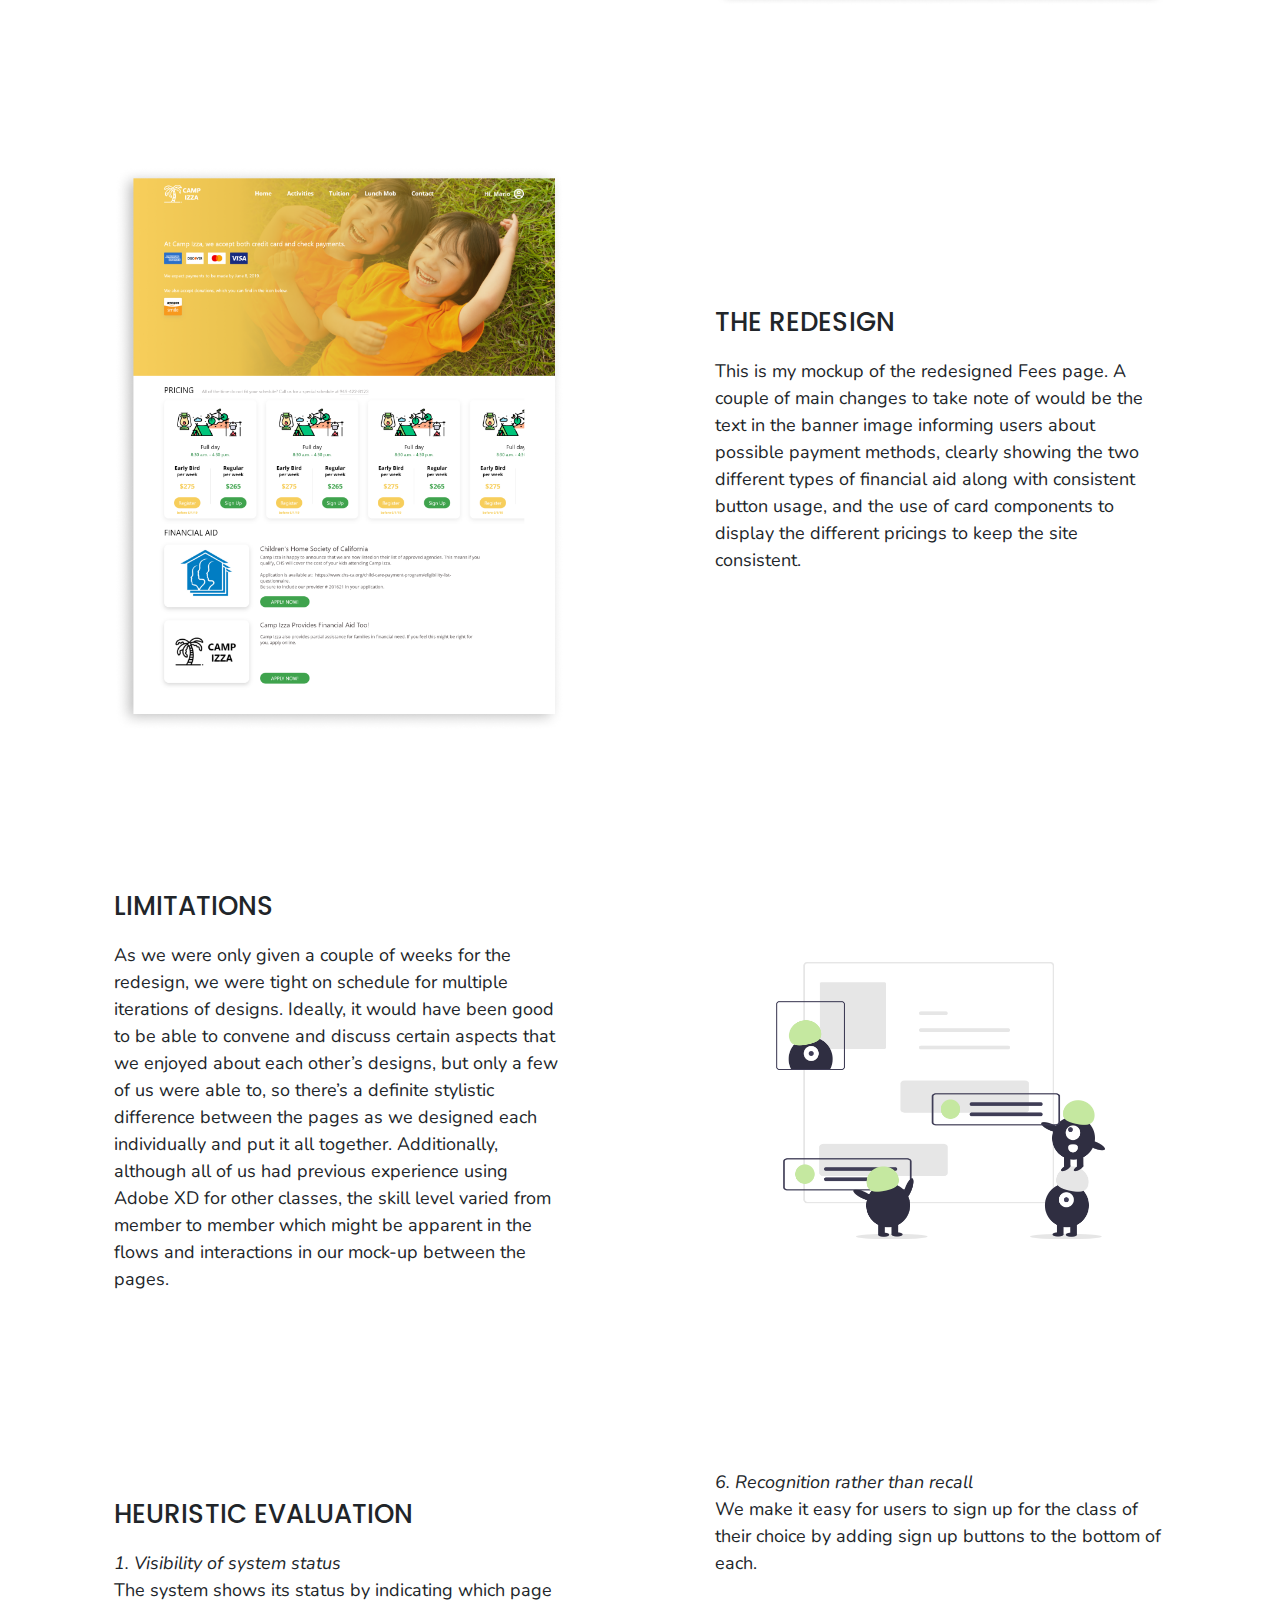
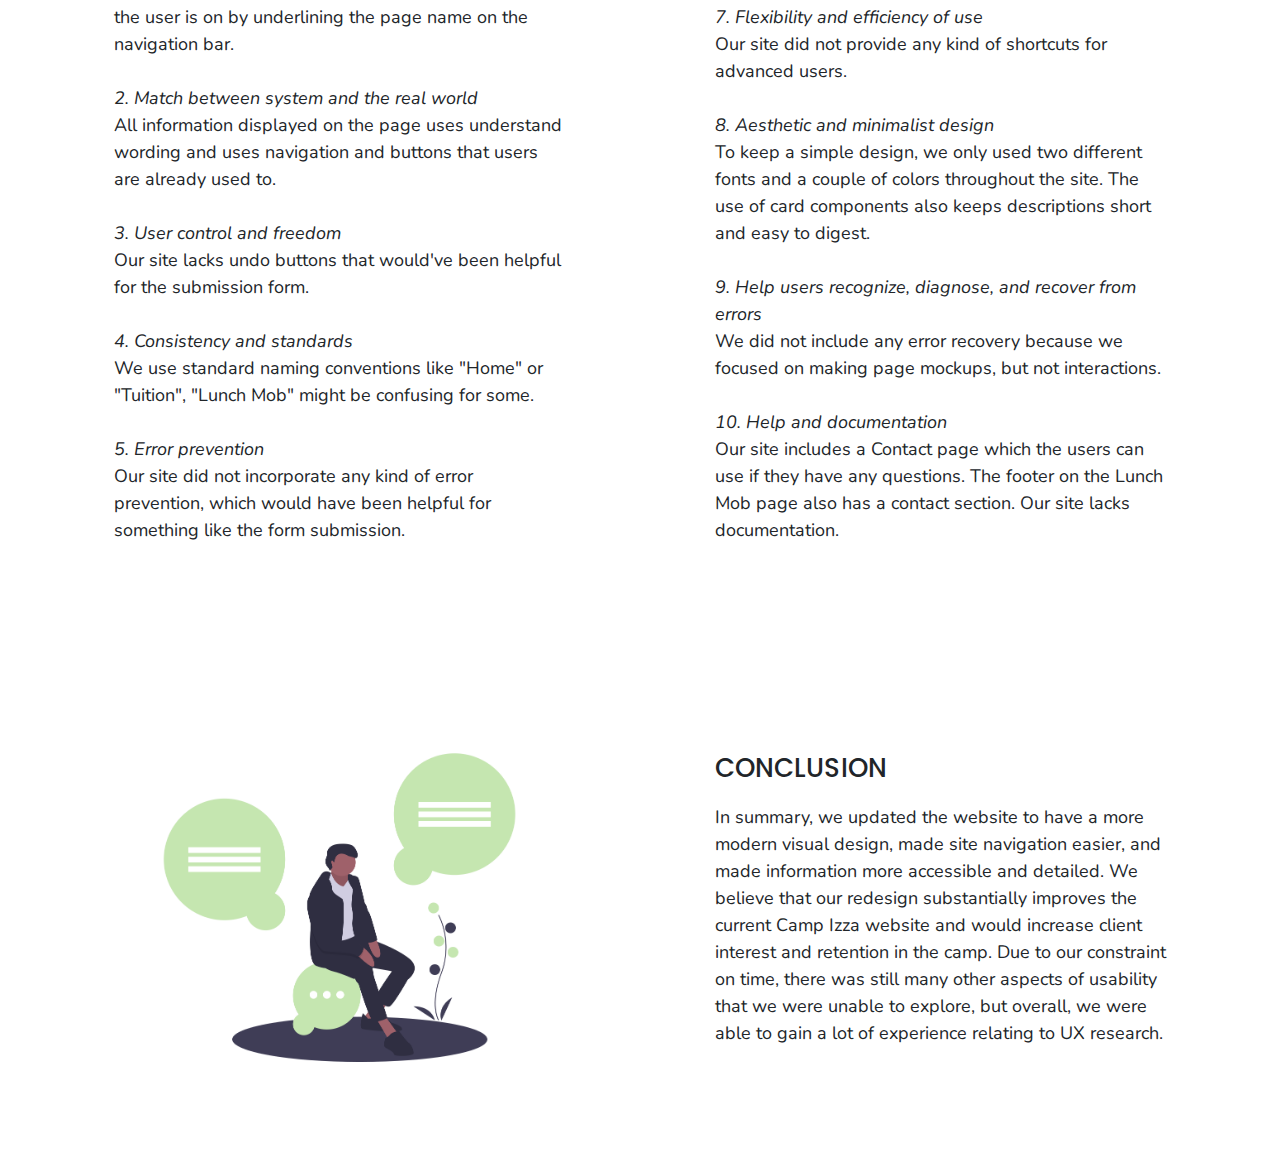
<file: html/campizza.html>
<!DOCTYPE html>

<head>
  <meta charset="utf-8" />
  <meta http-equiv="X-UA-Compatible" content="IE=edge" />
  <title>Project: Camp Izza Redesign</title>
  <script src="https://code.jquery.com/jquery-3.4.1.min.js"
    integrity="sha256-CSXorXvZcTkaix6Yvo6HppcZGetbYMGWSFlBw8HfCJo=" crossorigin="anonymous"></script>
  <script src="https://maxcdn.bootstrapcdn.com/bootstrap/4.1.0/js/bootstrap.min.js"></script>
  <link rel="stylesheet" href="https://stackpath.bootstrapcdn.com/bootstrap/4.3.1/css/bootstrap.min.css"
    integrity="sha384-ggOyR0iXCbMQv3Xipma34MD+dH/1fQ784/j6cY/iJTQUOhcWr7x9JvoRxT2MZw1T" crossorigin="anonymous" />
  <link
    href="https://fonts.googleapis.com/css2?family=Nunito&family=Poppins:wght@600&family=Quicksand:wght@700&display=swap"
    rel="stylesheet">
  <link href="https://fonts.googleapis.com/css2?family=Inter&display=swap" rel="stylesheet">
  <link rel="stylesheet" href="../css/style3.css" />
</head>

<nav class="navbar navbar-expand-lg navbar-light" id="myNav">
  <a class="navbar-brand" id="brand" href="../index.html">Priscilla Chan</a>
  <button class="navbar-toggler" type="button" data-toggle="collapse" data-target="#navbarNav" aria-controls="navbarNav"
    aria-expanded="false" aria-label="Toggle navigation">
    <svg xmlns="http://www.w3.org/2000/svg" width="24" height="24" viewBox="0 0 24 24" fill="none" stroke="currentColor"
      stroke-width="2" stroke-linecap="round" stroke-linejoin="round" class="feather feather-menu">
      <line x1="3" y1="12" x2="21" y2="12"></line>
      <line x1="3" y1="6" x2="21" y2="6"></line>
      <line x1="3" y1="18" x2="21" y2="18"></line>
    </svg>
  </button>
  <div class="collapse navbar-collapse" id="navbarNav">
    <ul class="navbar-nav ml-auto">
      <li class="nav-item">
        <a class="nav-link" href="../index.html">Projects <span class="sr-only">(current)</span></a>
      </li>
      <li class="nav-item">
        <a class="nav-link" href="about.html">About</a>
      </li>
      <li class="nav-item">
        <a class="nav-link" href="contact.html">Contact</a>
      </li>
    </ul>
  </div>
</nav>

<body>
  <div class="row header mx-0">
    <div class="rectangle d-flex justify-content-center align-items-center">
      <div class="header-content text-center">
        <img class="header-img" src="../assets/campizza_logo.png" />
        <h3 class="header-title">CAMP IZZA REDESIGN</h3>
      </div>
    </div>
  </div>
  <div class="container-fluid">
    <div class="row mx-4 justify-content-around align-items-center">
      <div class="col col-12 col-md-6">
        <div class="paragraph">
          <h2 class="section-title">ABOUT CAMP IZZA</h2>
          <p class="section-content">
            Camp Izza is a non-profit summer kids camp located in Irvine. For
            this project we were helped redesign their website in order to
            improve the site consistency and information architecture.
          </p>
        </div>
      </div>
      <div class="col col-12 col-md-6">
        <div class="side-img">
          <img class="img-fluid" src="../assets/kids.png" alt="Kids smiling on the floor" />
        </div>
      </div>
    </div>
    <div class="row mx-4 justify-content-around align-items-center">
      <div class="col col-12 col-md-6">
        <div class="side-img" id="objectives">
          <img class="img-fluid" src="../assets/undraw_design_objectives_fy1r 1.png"
            alt="Cartoon image of design objectives by UnDraw">
        </div>
      </div>
      <div class="col col-12 col-md-6">
        <div class="paragraph">
          <h2 class="section-title">PROJECT FOCUS</h2>
          <div class="d-flex flex-wrap">
            <button disabled class="tag">
              <p class="special">User Testing</p>
            </button>
            <button disabled class="tag">
              <p class="special">User Research</p>
            </button>
            <button disabled class="tag">
              <p class="special">Heuristic Evaluation</p>
            </button>
            <button disabled class="tag">
              <p class="special">Competitive Analysis</p>
            </button>
            <button disabled class="tag">
              <p class="special">Adobe XD</p>
            </button>
            <button disabled class="tag">
              <p class="special">Sketching</p>
            </button>
            <button disabled class="tag">
              <p class="special">Cognitive Walkthrough</p>
            </button>
            <button disabled class="tag">
              <p class="special">Personas</p>
            </button>
          </div>
        </div>
      </div>
    </div>
    <div class="row mx-4 text-center team-spacer">
      <div class="col col-12">
        <div class="team-members">
          <h2 class="section-title">THE TEAM</h2>
        </div>
      </div>
      <div class="col col-12">
        <div class="img-group mx-4 d-flex justify-content-center flex-wrap">
          <div>
            <img class="member" src='../assets/priscilla.jpg' />
            <p class="member-name">Priscilla Chan</p>
            <p class="member-role">Researcher</p>
            <p class="member-role">Designer</p>
          </div>
          <div>
            <img class="member" src='../assets/xiang.jpg' />
            <p class="member-name">Xiang Wang</p>
            <p class="member-role">Researcher</p>
            <p class="member-role">Designer</p>
          </div>
          <div>
            <img class="member" src='../assets/talia.jpg' />
            <p class="member-name">Talia Hattub</p>
            <p class="member-role">Researcher</p>
            <p class="member-role">Designer</p>
          </div>
          <div>
            <img class="member" src='../assets/sabrina.jpg' />
            <p class="member-name">Sabrina Lee</p>
            <p class="member-role">Researcher</p>
            <p class="member-role">Designer</p>
          </div>
          <div>
            <img class="member" src='../assets/roselle.jpg' />
            <p class="member-name">Roselle Ardosa</p>
            <p class="member-role">Researcher</p>
            <p class="member-role">Designer</p>
          </div>
        </div>
      </div>
    </div>
    <div class="row mx-4 justify-content-around align-items-center">
      <div class="col col-12 col-md-6">
        <div class="paragraph">
          <h2 class="section-title">THE PROBLEM</h2>
          <p class="section-content">The layout of Camp Izza’s website made it hard for users to find information around
            the site. Along with that, it was also made up of inconsistent components, which is a bad design practice
            which can confuse users. Users also felt that there was a lack of necessary information on the site, 
            which affected their decision making when deciding whether or not they wanted to register for the camp.</p>
        </div>
      </div>
      <div class="col col-12 col-md-6">
        <div class="side-img">
          <img class="img-fluid" src="../assets/problem.png" alt="A screenshot of Camp Izza's inconsistent buttons.">
        </div>
      </div>
    </div>
    <div class="row mx-4 justify-content-around align-items-center">
      <div class="col col-12 col-md-6">
        <div class="side-img">
          <img class="img-fluid" src="../assets/task.png" alt="A screenshot of Camp Izza's Fees page.">
        </div>
      </div>
      <div class="col col-12 col-md-6">
        <div class="paragraph">
          <h2 class="section-title">MY TASK</h2>
          <p class="section-content">Our team delegated a page for each person to redesign. I was assigned to redesign
            the Fees page of the website. Everyone contributed with doing research before we started on the redesign.
          </p>
        </div>
      </div>
    </div>
    <div class="row mx-4 justify-content-around align-items-center">
      <div class="col col-12 col-md-6">
        <div class="paragraph">
          <h2 class="section-title">COMPETITIVE ANALYSIS</h2>
          <p class="section-content">For our competitive analysis, I decided to analyze SuperCamp by Quantum Physics, which is an indirect competitor.
            SuperCamp differs from Camp Izza in that its main focus is on educational programs. Camp Izza focuses on
            fun and recreation. After analyzing the site, we found that SuperCamp tried to fit too much information on
            its site, which made it hard to focus on a single thing. This provided us an example of what we didn't want to do for our redesign.
          </p>
        </div>
      </div>
      <div class="col col-12 col-md-6">
        <div class="side-img">
          <img class="img-fluid" src="../assets/competitive.png" alt="A screenshot of Super Camp's homepage, an indirect competitor of Camp Izza.">
        </div>
      </div>
    </div>
    <div class="row mx-4 justify-content-around align-items-center">
      <div class="col col-12 col-md-6">
        <div class="side-img">
          <img class="img-fluid" src="../assets/survey.png" alt="Survey responses about the Fees page.">
        </div>
      </div>
      <div class="col col-12 col-md-6">
        <div class="paragraph">
          <h2 class="section-title">USER SURVEYS & INTERVIEWS</h2>
          <p class="section-content">Through our interviews, we were able to learn about potential users’ values. One important thing
            we discovered was that users were more concerned about who is behind the organization rather than the kind of activities 
            it offered. Throughout the survey, a lot of suggestions the participants made is to add more details to a certain service 
            on Camp Izza’s website and they would not make decisions based on the limited information. This gave us direction on how we
            wanted to make changes to the website. 
          </p>
        </div>
      </div>
    </div>
    <div class="row mx-4 justify-content-around align-items-center">
      <div class="col col-12 col-md-6">
        <div class="paragraph">
          <h2 class="section-title">PERSONAS</h2>
          <p class="section-content">After collecting and analyzing the results from our survey and interviews, 
            we created some personas that would help us with the redesign process later. We created a total of three
            different personas- a parent, a grandparent, and a guardian.
          </p>
        </div>
      </div>
      <div class="col col-12 col-md-6">
        <div class="side-img">
          <img class="img-fluid" src="../assets/persona.png" alt="An image of one of the personas that I made.">
        </div>
      </div>
    </div>
    <div class="row mx-4 justify-content-around align-items-center">
      <div class="col col-12 col-md-6">
        <div class="side-img">
          <img class="img-fluid" src="../assets/application.png" alt="A screenshot of Camp Izza's employment application.">
        </div>
      </div>
      <div class="col col-12 col-md-6">
        <div class="paragraph">
          <h2 class="section-title">COGNITIVE WALKTHROUGH</h2>
          <p class="section-content">For our cognitive walkthrough, we completed three different tasks- register an 
            account on the site, submit a job application as a summer counselor, and using the calendar on the activities 
          page to find a specific event. Main issues that we found after conducting the walkthroughs was that a lot of 
        information was hidden or hard to find. There is also no information or job description on both the website and the Google 
      Form application, which can deter people from applying.  In sum, although there is some general information about the camp, 
      the website lacks ease of use and the details necessary in order for someone to make an informed decision about enrolling their 
      child, applying for financial aid, or applying for a job.  
    </p>
        </div>
      </div>
    </div>
    <div class="row mx-4 justify-content-around align-items-center">
      <div class="col col-12 col-md-6">
        <div class="side-img">
          <img class="img-fluid" src="../assets/sketch.png" alt="An intial sketch done by my team member Sabrina.">
        </div>
      </div>
      <div class="col col-12 col-md-6">
        <div class="paragraph">
          <h2 class="section-title">SKETCHES</h2>
          <p class="section-paragraph">To the left is an image of one of the sketches that my team member Sabrina did.
            Each member on the team did a total of four sketches, each of a different page. Some ideas the sketches gave
            me was the use of a banner image at the top, and using cards to display the different payment types. 
          </p>
        </div>
      </div>
    </div>
    <div class="row mx-4 justify-content-around align-items-center">
      <div class="col col-12 col-md-6">
        <div class="paragraph">
          <h2 class="section-title">SITE CONSISTENCY</h2>
          <p class="section-paragraph">In order to keep our site consistent, one of our members, Xiang Wang, created
            a style guide that we could follow. The style guide included things like colors, typography, and different 
            site components like the navigation bar, cards, and social media icons.
          </p>
        </div>
      </div>
      <div class="col col-12 col-md-6">
        <div class="side-img">
          <img class="img-fluid" src="../assets/style.png">
        </div>
      </div>
    </div>
    <div class="row mx-4 justify-content-around align-items-center">
      <div class="col col-12 col-md-6">
        <div class="side-img">
          <img class="img-fluid" src="../assets/mockup.png">
        </div>
      </div>
      <div class="col col-12 col-md-6">
        <div class="paragraph">
          <h2 class="section-title">THE REDESIGN</h2>
          <p class="section-content">This is my mockup of the redesigned Fees page. A couple of main changes
            to take note of would be the text in the banner image informing users about possible payment methods,
            clearly showing the two different types of financial aid along with consistent button usage, and the use
            of card components to display the different pricings to keep the site consistent.
          </p>
        </div>
      </div>
    </div>
    <div class="row mx-4 justify-content-around align-items-center">
      <div class="col col-12 col-md-6">
        <div class="paragraph">
          <h2 class="section-title">LIMITATIONS</h2>
          <p class="section-content">As we were only given a couple of weeks for the redesign, we were 
            tight on schedule for multiple iterations of designs. Ideally, it would have been good to be 
            able to convene and discuss certain aspects that we enjoyed about each other’s designs, 
            but only a few of us were able to, so there’s a definite stylistic difference between the pages 
            as we designed each individually and put it all together.
            Additionally, although all of us had previous experience using Adobe XD for other classes, the 
            skill level varied from member to member which might be apparent in the flows and interactions 
            in our mock-up between the pages.
          </p>
        </div>
      </div>
      <div class="col col-12 col-md-6">
        <div class="side-img">
          <img class="img-fluid" src="../assets/limit.png" alt="Image of design choices by UnDraw.">
        </div>
      </div>
    </div>
    <div class="row mx-4 justify-content-around align-items-end">
      <div class="col col-12 col-md-6">
        <div class="paragraph">
          <h2 class="section-title">HEURISTIC EVALUATION</h2>
          <p class="section-content"><i>1. Visibility of system status</i><br>The system shows its status 
            by indicating which page the user is on by underlining the page name on the navigation bar.<br><br>
          <i>2. Match between system and the real world</i><br>All information displayed on the page uses
            understand wording and uses navigation and buttons that users are already used to.<br><br><i>3. User control and freedom</i>
            <br>Our site lacks undo buttons that would've been helpful for the submission form.<br><br>
          <i>4. Consistency and standards</i><br>We use standard naming conventions like "Home" or "Tuition", 
          "Lunch Mob" might be confusing for some.<br><br><i>5. Error prevention</i><br>Our site did not incorporate
          any kind of error prevention, which would have been helpful for something like the form submission.</p>
        </div>
      </div>
      <div class="col col-12 col-md-6">
        <div class="paragraph">
          <p class="section-content"><i>6. Recognition rather than recall</i><br>We make it easy for users to sign 
          up for the class of their choice by adding sign up buttons to the bottom of each.<br><br><i>7. Flexibility 
            and efficiency of use</i><br>Our site did not provide any kind of shortcuts for advanced users.<br><br> 
          <i>8. Aesthetic and minimalist design</i><br>To keep a simple design, we only used two different fonts and 
          a couple of colors throughout the site. The use of card components also keeps descriptions short and easy to digest. 
          <br><br><i>9. Help users recognize, diagnose, and recover from errors</i><br>We did not include any error 
        recovery because we focused on making page mockups, but not interactions.<br><br><i>10. Help and documentation</i><br>Our site includes a Contact page which the users can use 
      if they have any questions. The footer on the Lunch Mob page also has a contact section. Our site lacks documentation.</p>
        </div>
      </div>
    </div>
    <div class="row mx-4 justify-content-around align-items-center">
      <div class="col col-12 col-md-6">
        <div class="side-img">
          <img class="img-fluid" src="../assets/thoughts.png" alt="Illustration of someone thinking by UnDraw.">
        </div>
      </div>
      <div class="col col-12 col-md-6">
        <div class="paragraph">
          <h2 class="section-title">CONCLUSION</h2>
          <p class="section-content">In summary, we updated the website to have a more modern visual design, 
            made site navigation easier, and made information more accessible and detailed. We believe that 
            our redesign substantially improves the current Camp Izza website and would increase client 
            interest and retention in the camp. Due to our constraint on time, there was still many other
            aspects of usability that we were unable to explore, but overall, we were able to gain a lot of 
            experience relating to UX research.</p>
        </div>
      </div>
    </div>
  </div>
</body>
</file>
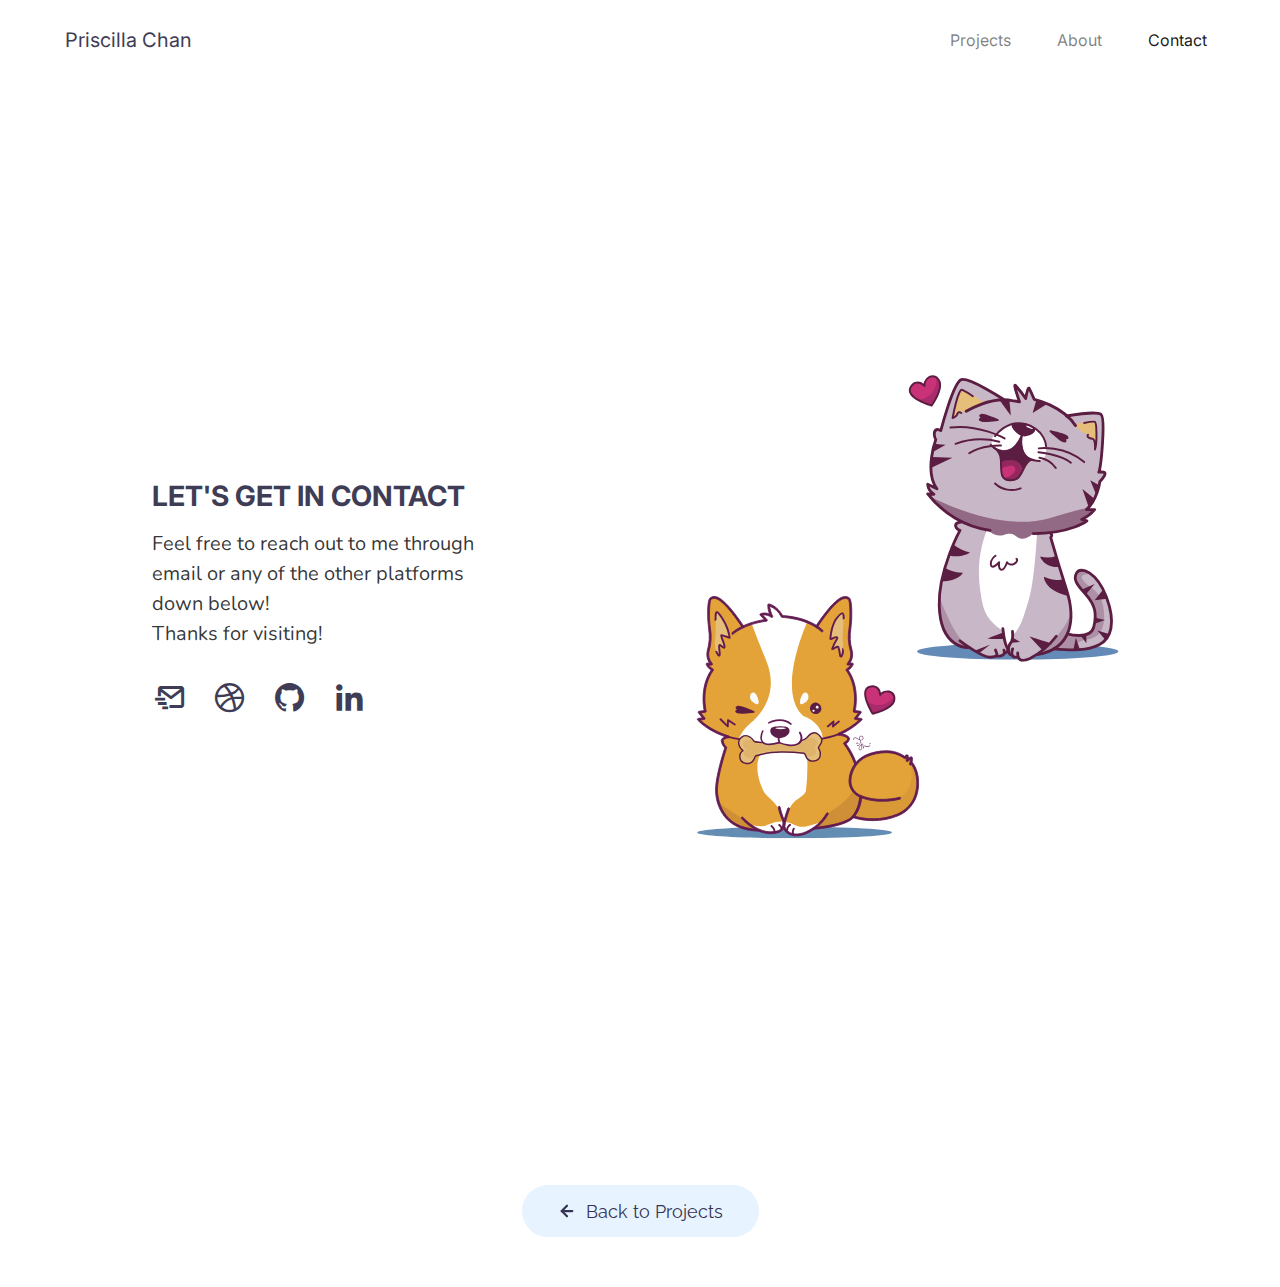
<file: html/contact.html>
<!DOCTYPE html>
<html lang="en">
<!--
    WRITTEN BY: Priscilla Chan
    EMAIL: chanpj@uci.edu
-->

<head>
    <meta charset="utf-8">
    <meta name="author" content="Priscilla Chan">
    <meta name="description" content="The contact page of my portfolio.">
    <meta name="viewport" content="width=device-width,initial-scale=1, shrink-to-fit=no">
    <!-- you would link to an external stylesheet here! -->
    <link rel="stylesheet" href="https://stackpath.bootstrapcdn.com/bootstrap/4.3.1/css/bootstrap.min.css"
        integrity="sha384-ggOyR0iXCbMQv3Xipma34MD+dH/1fQ784/j6cY/iJTQUOhcWr7x9JvoRxT2MZw1T" crossorigin="anonymous">
    <script src="https://code.jquery.com/jquery-3.4.1.min.js"></script>
    <link rel="stylesheet" href="../css/style2.css">
    <link rel="stylesheet" href="../css/responsive2.css">
    <script src="../js/script2.js"></script>
    <link href='https://cdn.jsdelivr.net/npm/boxicons@2.0.5/css/boxicons.min.css' rel='stylesheet'>
    <link href="https://fonts.googleapis.com/css2?family=Raleway:wght@700&display=swap" rel="stylesheet">
    <link
        href="https://fonts.googleapis.com/css2?family=Inter:wght@400;700&family=Nunito:wght@400;600&family=Nunito&display=swap"
        rel="stylesheet">
    <title>Contact</title>
</head>

<body>
    <nav class="navbar navbar-expand-lg navbar-light" id="myNav">
        <a class="navbar-brand" id="brand" href="../index.html">Priscilla Chan</a>
        <button class="navbar-toggler" type="button" data-toggle="collapse" data-target="#navbarNav"
            aria-controls="navbarNav" aria-expanded="false" aria-label="Toggle navigation">
            <svg xmlns="http://www.w3.org/2000/svg" width="24" height="24" viewBox="0 0 24 24" fill="none"
                stroke="currentColor" stroke-width="2" stroke-linecap="round" stroke-linejoin="round"
                class="feather feather-menu">
                <line x1="3" y1="12" x2="21" y2="12"></line>
                <line x1="3" y1="6" x2="21" y2="6"></line>
                <line x1="3" y1="18" x2="21" y2="18"></line>
            </svg>
        </button>
        <div class="collapse navbar-collapse" id="navbarNav">
            <ul class="navbar-nav ml-auto">
                <li class="nav-item">
                    <a class="nav-link" href="../index.html">Projects </a>
                </li>
                <li class="nav-item">
                    <a class="nav-link" href="about.html">About </a>
                </li>
                <li class="nav-item active">
                    <a class="nav-link" href="#">Contact <span class="sr-only">(current)</span></a>
                </li>
            </ul>
        </div>
    </nav>
    <div class="container-fluid hideme" id="contact">
        <div class="row d-flex align-items-center justify-content-around" style="height: 120vh;">
            <div class="col col-12 col-md-4">
                <h1>LET'S GET IN CONTACT</h1>
                <p>Feel free to reach out to me through email or any of the other platforms down below! <br>Thanks for
                    visiting!</p>
                <div class="d-flex flex-wrap">
                    <div onclick="mail()">
                        <i class='bx bx-mail-send icons' style='color:#3f3d56; font-size: 35px;'  ></i>
                    </div>
                    <a href="https://dribbble.com/pchan" target="_blank">
                        <i class='bx bxl-dribbble icons' style='color:#3f3d56; font-size: 35px;' ></i>
                    </a>
                    <a href="https://github.com/pchan005" target="_blank">
                        <i class='bx bxl-github icons' style='color:#3f3d56; font-size: 35px;' ></i>
                    </a>
                    <a href="https://www.linkedin.com/in/priscilla-chan-133334195/" target="_blank">
                        <i class='bx bxl-linkedin icons' style='color:#3f3d56; font-size: 35px;' ></i>
                    </a>
                </div>
            </div>
            <div class="col col-12 col-md-5" id="contact-img">
                <svg class="img-fluid" width="540" height="574" viewBox="0 0 540 574" fill="none"
                    xmlns="http://www.w3.org/2000/svg">
                    <g clip-path="url(#clip0)">
                        <path
                            d="M139.049 573.851C203.775 573.851 256.245 570.747 256.245 566.919C256.245 563.09 203.775 559.987 139.049 559.987C74.3239 559.987 21.8535 563.09 21.8535 566.919C21.8535 570.747 74.3239 573.851 139.049 573.851Z"
                            fill="#648DB4" />
                        <path
                            d="M58.9679 451.454C58.9679 451.454 45.0283 452.522 57.37 465.26C57.37 465.26 41.4596 503.284 45.5005 521.47C49.5414 539.656 53.1751 558.728 93.4266 564.137C100.612 565.892 107.455 566.789 107.455 566.789C107.455 566.789 123.112 568.544 126.137 559.412C127.088 564.657 135.481 577.827 158.549 564.137L163.507 561.509C163.507 561.509 197.247 559.959 209.069 549.01C212.511 545.739 215.101 541.675 216.611 537.172C218.122 532.67 218.508 527.867 217.736 523.181C217.736 523.181 204.874 519.759 205.545 499.165L213.195 484.007C213.195 484.007 203.543 465.739 199.54 459.669C202.404 455.396 208.693 452.977 194.011 448.036C202.021 443.677 216.675 436.622 218.119 431.092L212.696 429.926L217.462 422.073L210.961 420.797C210.961 420.797 217.825 393.534 202.383 371.8C202.383 371.8 208.104 367.424 207.721 365.316C207.721 365.316 208.484 363.794 203.909 363.985C205.758 361.541 206.97 358.676 207.436 355.647C207.902 352.618 207.607 349.521 206.578 346.634C204.28 339.336 203.756 331.594 205.052 324.052C206.007 319.169 208.607 291.372 205.052 287.328C201.497 283.284 195.862 281.611 182.364 296.932C175.959 303.673 170.273 311.061 165.396 318.978C165.396 318.978 145.431 308.059 126.503 307.156L124.597 307.348C124.597 307.348 116.587 294.575 108.772 293.432C108.365 298.044 109.291 302.676 111.441 306.776C109.574 305.642 107.5 304.889 105.34 304.562C103.18 304.235 100.976 304.34 98.8566 304.871L104.605 311.365C94.7268 313.139 85.0939 316.078 75.9081 320.121C76.4247 318.707 70.6662 307.847 59.4195 295.403C48.1728 282.959 35.6395 280.078 36.1528 292.098C36.666 304.118 34.442 313.274 37.4872 329.479C37.177 336.388 36.2193 343.253 34.6267 349.984C34.2505 352.498 34.4128 355.064 35.1029 357.511C35.7931 359.957 36.9953 362.23 38.63 364.177L34.3051 364.368C35.5081 367.04 37.3183 369.394 39.5915 371.242C39.5915 371.242 24.9095 393.739 31.585 419.859L28.225 421.717L24.2183 422.576L29.7955 429.642L27.5064 430.439L23.0037 430.511C29.0543 436.657 36.1567 441.67 43.9745 445.313C57.0141 451.396 58.9679 451.454 58.9679 451.454Z"
                            fill="#E4A338" />
                        <path opacity="0.5"
                            d="M107.465 566.789C107.465 566.789 123.122 568.544 126.146 559.412C127.098 564.657 135.491 577.827 158.559 564.137L163.517 561.509C163.517 561.509 197.257 559.959 209.078 549.01C212.521 545.739 215.11 541.675 216.621 537.172C218.132 532.67 218.518 527.867 217.745 523.181C214.266 521.935 211.329 519.515 209.441 516.338C198.868 534.913 183.153 537.117 169.635 554.03C166.155 558.379 155.264 562.009 149.218 563.032C141.465 564.342 136.103 554.064 127.108 555.398C116.19 556.172 114.174 563.887 105.747 562.905C100.488 562.293 86.3842 558.266 82.8702 555.398C67.9966 543.259 53.7868 538.03 47.125 528.542C51.0906 544.371 58.3717 559.439 93.4258 564.151C100.601 565.892 107.465 566.789 107.465 566.789Z"
                            fill="#B87B35" />
                        <path
                            d="M46.9988 302.575C46.9988 302.575 59.3986 316.562 60.9109 332.828C57.7559 331.431 54.4821 330.319 51.1286 329.506C49.6471 329.65 55.6998 342.508 54.7726 344.27C53.8453 346.032 50.5538 341.875 48.8635 341.478C47.1733 341.081 49.7771 352.649 48.7575 354.018C47.7378 355.387 41.449 348.099 43.5464 332.678C45.6438 317.257 41.4935 298 46.9988 302.575Z"
                            fill="#E5BE79" />
                        <path
                            d="M47.8573 301.815C47.8163 301.774 47.7752 301.733 47.7307 301.695C47.1516 301.143 46.3974 300.811 45.5991 300.758C45.3236 300.757 45.0509 300.813 44.7979 300.922C44.5448 301.031 44.3168 301.19 44.1278 301.391C42.7763 302.759 42.7592 306.181 42.9132 313.024C43.4135 312.404 43.9803 311.841 44.6034 311.344C44.7755 311.212 44.96 311.098 45.1543 311.002C44.9006 308.35 45.0808 305.675 45.688 303.081C45.8732 303.173 46.0457 303.288 46.2013 303.423C52.9051 311.365 57.495 320.871 59.5454 331.059C56.8806 329.861 54.0909 328.962 51.2276 328.38C51.1592 328.376 51.0907 328.376 51.0223 328.38C50.8147 328.398 50.614 328.463 50.4359 328.571C50.2578 328.679 50.1072 328.827 49.9958 329.003C49.3799 329.964 49.8932 331.655 51.6416 336.63C52.4882 338.84 53.1743 341.109 53.6945 343.418C53.0988 343.034 52.5274 342.614 51.9838 342.159C51.1569 341.377 50.1804 340.771 49.113 340.376C48.859 340.316 48.5934 340.326 48.3446 340.405C48.0957 340.484 47.8729 340.629 47.6999 340.824C46.913 341.7 47.0156 343.493 47.4946 348.01C47.6418 349.378 47.8368 351.281 47.8573 352.458C46.8886 351.188 46.1529 349.756 45.6846 348.229C45.4008 348.481 45.0611 348.662 44.6934 348.758C44.3257 348.853 43.9407 348.859 43.5701 348.776L43.4195 348.745C43.9826 350.654 44.9124 352.434 46.1568 353.987C46.4156 354.357 46.7497 354.667 47.1372 354.899C47.5246 355.13 47.9566 355.276 48.4048 355.329C48.6477 355.33 48.8875 355.274 49.105 355.166C49.3225 355.058 49.5116 354.9 49.6571 354.706C50.3209 353.813 50.2045 351.999 49.7563 347.77C49.6023 346.292 49.3868 344.243 49.3902 343.052C49.77 343.319 50.1908 343.654 50.5433 343.935C51.4957 344.921 52.7284 345.591 54.0743 345.854C54.4269 345.856 54.7728 345.758 55.072 345.572C55.3711 345.385 55.6113 345.118 55.7646 344.8C56.3976 343.589 55.6859 341.269 53.7869 335.86C53.2052 334.197 52.4559 332.069 52.1514 330.833C54.9692 331.705 57.7389 332.725 60.4487 333.889C60.6311 333.966 60.8302 333.994 61.0266 333.97C61.223 333.947 61.41 333.873 61.5694 333.756C61.7287 333.639 61.8548 333.482 61.9355 333.302C62.0161 333.121 62.0485 332.922 62.0295 332.726C60.5206 316.275 48.374 302.4 47.8573 301.815Z"
                            fill="#631C51" />
                        <path
                            d="M190.045 308.853C190.045 308.853 184.163 314.276 182.014 332.828C181.58 336.893 185.966 331.268 189.258 332.041C192.549 332.815 187.205 336.568 184.467 345.406C182.52 349.094 190.551 341.519 191.591 343.962C192.589 347.368 193.311 350.849 193.75 354.37C194.15 356.529 198.157 356.967 197.107 337.112C196.056 317.257 202.896 292.252 190.045 308.853Z"
                            fill="#E5BE79" />
                        <path
                            d="M196.149 344.417C196.36 347.597 195.911 350.787 194.831 353.785C194.756 353.354 194.674 352.824 194.578 352.235C194.225 349.273 193.583 346.352 192.662 343.514C192.508 343.146 192.244 342.834 191.907 342.621C191.57 342.408 191.175 342.304 190.777 342.323C189.07 342.606 187.457 343.295 186.072 344.332H186.048C187.02 341.736 188.255 339.247 189.733 336.903C191.026 334.741 191.807 333.437 191.29 332.209C191.123 331.866 190.875 331.569 190.568 331.343C190.26 331.118 189.902 330.971 189.524 330.916C189.221 330.845 188.912 330.81 188.601 330.81C186.992 330.967 185.449 331.522 184.108 332.424C183.814 332.589 183.458 332.787 183.157 332.938C185.21 315.183 190.777 309.729 190.828 309.671C190.874 309.627 190.917 309.58 190.958 309.531C194.626 304.792 195.899 304.552 196.125 304.552C196.809 304.939 196.932 307.745 196.84 311.135C197.532 310.574 198.314 310.133 199.153 309.832C199.503 307.475 199.036 305.07 197.829 303.016C197.612 302.778 197.348 302.588 197.053 302.458C196.758 302.328 196.44 302.262 196.118 302.263C194.428 302.263 192.354 304.001 189.199 308.08C188.44 308.84 182.952 314.868 180.888 332.715C180.807 333.096 180.806 333.489 180.886 333.87C180.966 334.251 181.125 334.61 181.354 334.926C181.513 335.101 181.707 335.24 181.924 335.334C182.142 335.428 182.376 335.474 182.613 335.47C183.555 335.342 184.453 334.99 185.23 334.443C186.243 333.758 187.395 333.307 188.604 333.122C188.74 333.121 188.875 333.136 189.008 333.167L189.134 333.201C188.755 334.09 188.297 334.943 187.766 335.75C185.934 338.634 184.473 341.738 183.42 344.989C183.22 345.274 183.097 345.607 183.063 345.954C183.03 346.301 183.087 346.651 183.229 346.97C183.35 347.166 183.52 347.328 183.723 347.439C183.926 347.55 184.154 347.607 184.385 347.603C185.426 347.408 186.404 346.967 187.239 346.316C188.291 345.609 189.434 345.047 190.636 344.646C191.411 347.251 191.972 349.915 192.313 352.612C192.44 353.409 192.549 354.1 192.655 354.6C192.708 355.109 192.939 355.584 193.308 355.939C193.677 356.295 194.159 356.509 194.67 356.543C194.962 356.537 195.25 356.469 195.514 356.345C195.778 356.221 196.013 356.042 196.203 355.821C197.64 353.471 198.366 350.756 198.294 348.003C198.086 347.444 197.883 346.889 197.685 346.337C197.148 345.71 196.648 345.06 196.149 344.417Z"
                            fill="#631C51" />
                        <path
                            d="M71.6475 454.52C76.5549 443.666 84.831 434.684 95.2476 428.906C105.664 423.128 117.666 420.863 129.472 422.446C172.704 426.843 172.875 453.408 172.875 453.408C172.875 453.408 152.664 460.71 153.714 469.691C154.892 485.456 154.518 501.299 152.595 516.991C151.712 522.346 140.787 526.294 135.754 533.292C131.298 539.938 128.35 547.478 127.118 555.385C127.118 555.385 125.065 550.41 122.489 543.816C120.087 537.635 116.265 532.107 111.331 527.677C108.14 525.115 105.248 522.202 102.709 518.993C97.5385 509.385 88.858 487.172 98.695 470.944C98.6847 470.944 75.9552 452.799 71.6475 454.52Z"
                            fill="white" />
                        <path
                            d="M95.8076 565.246H95.7905C77.3619 564.962 63.4361 558.95 54.3894 547.382C47.8086 538.533 44.1683 527.843 43.981 516.817C43.5396 500.639 53.3561 470.122 54.9848 465.182C52.6418 462.808 51.151 459.726 50.7454 456.416C50.9815 452.015 58.3277 450.845 59.166 450.725C59.4663 450.683 59.7713 450.761 60.0139 450.943C60.2564 451.126 60.4167 451.397 60.4593 451.697C60.502 451.998 60.4235 452.303 60.2413 452.545C60.0591 452.788 59.7879 452.948 59.4876 452.991C57.4346 453.288 53.1371 454.544 53.0311 456.539C53.5797 459.425 55.0037 462.072 57.1096 464.121C57.2524 464.271 57.3515 464.458 57.3961 464.661C57.4408 464.863 57.4292 465.074 57.3628 465.271C57.2464 465.613 45.8081 499.9 46.2666 516.755C46.4753 524.344 49.8421 562.245 95.8179 562.946C96.1106 562.962 96.3861 563.09 96.5876 563.303C96.7892 563.516 96.9015 563.798 96.9015 564.091C96.9015 564.384 96.7892 564.666 96.5876 564.879C96.3861 565.092 96.1106 565.219 95.8179 565.235L95.8076 565.246Z"
                            fill="#631C51" stroke="#631C51" stroke-width="0.992257" stroke-miterlimit="10" />
                        <path
                            d="M95.3255 407.193C95.3255 407.193 93.0809 398.458 89.1666 398.673C85.2523 398.889 84.0787 405.896 87.5961 408.938C91.1135 411.98 97.4092 416.263 95.3255 407.193Z"
                            fill="#F9FBFC" />
                        <path
                            d="M145.852 407.193C145.852 407.193 148.096 398.458 152.011 398.673C155.925 398.889 157.098 405.896 153.581 408.938C150.064 411.98 143.771 416.263 145.852 407.193Z"
                            fill="#F9FBFC" />
                        <path
                            d="M58.5806 440.416C58.279 440.412 57.9912 440.289 57.78 440.074L49.1063 431.582C48.9989 431.477 48.9133 431.351 48.8543 431.213C48.7953 431.075 48.7641 430.926 48.7625 430.776C48.7609 430.626 48.789 430.477 48.845 430.337C48.901 430.198 48.984 430.071 49.0892 429.963C49.1943 429.856 49.3195 429.77 49.4578 429.711C49.596 429.652 49.7445 429.621 49.8948 429.62C50.0451 429.618 50.1942 429.646 50.3337 429.702C50.4731 429.758 50.6002 429.841 50.7076 429.946L57.5712 436.666L57.8347 431.674C57.8454 431.474 57.9086 431.28 58.0181 431.111C58.1277 430.943 58.2795 430.807 58.4585 430.716C58.6375 430.625 58.8372 430.583 59.0377 430.594C59.2381 430.605 59.4321 430.668 59.6002 430.778L67.7333 436.071C67.9874 436.236 68.1653 436.496 68.2279 436.793C68.2904 437.09 68.2325 437.399 68.0669 437.653C67.9013 437.907 67.6416 438.085 67.3448 438.148C67.048 438.21 66.7385 438.153 66.4845 437.987L60.0143 433.775L59.72 439.318C59.7087 439.538 59.6343 439.749 59.5056 439.928C59.377 440.106 59.1995 440.244 58.9946 440.324C58.8633 440.38 58.7231 440.411 58.5806 440.416Z"
                            fill="#631C51" />
                        <path
                            d="M184.977 440.632C184.779 440.631 184.584 440.579 184.412 440.481C184.21 440.368 184.047 440.195 183.946 439.987C183.844 439.778 183.809 439.544 183.844 439.315L184.306 436.283L179.495 440.242C179.259 440.418 178.964 440.497 178.672 440.461C178.379 440.426 178.111 440.279 177.924 440.051C177.737 439.823 177.645 439.532 177.667 439.239C177.688 438.945 177.823 438.67 178.041 438.473L185.162 432.619C185.341 432.472 185.56 432.384 185.79 432.365C186.021 432.345 186.252 432.396 186.453 432.511C186.654 432.625 186.815 432.798 186.916 433.006C187.018 433.213 187.053 433.447 187.019 433.676L186.561 436.687L191.454 432.622C191.57 432.526 191.703 432.454 191.847 432.409C191.99 432.365 192.141 432.349 192.291 432.363C192.44 432.377 192.586 432.421 192.719 432.491C192.852 432.561 192.969 432.657 193.065 432.772C193.161 432.888 193.234 433.022 193.278 433.165C193.322 433.309 193.338 433.46 193.324 433.609C193.31 433.759 193.267 433.905 193.196 434.037C193.126 434.17 193.031 434.288 192.915 434.384L185.706 440.368C185.501 440.539 185.243 440.632 184.977 440.632Z"
                            fill="#631C51" />
                        <path
                            d="M89.5799 420.752C89.5799 420.752 73.9501 413.745 70.2103 414.703C66.4706 415.661 66.6314 419.709 76.9919 421.276C87.3525 422.843 93.0904 423.654 89.5799 420.752Z"
                            fill="#5C1D43" />
                        <path
                            d="M89.6415 420.855C89.6415 420.855 72.8758 417.386 69.42 419.144C65.9642 420.903 67.0249 424.804 77.4642 424.099C87.9034 423.394 93.6927 422.942 89.6415 420.855Z"
                            fill="#5C1D43" />
                        <path
                            d="M59.3338 452.994C59.2176 452.994 59.1022 452.975 58.9916 452.939C51.8371 450.688 33.9389 444.105 22.3294 431.654C22.1863 431.5 22.0881 431.31 22.0456 431.105C22.0032 430.899 22.0181 430.686 22.0888 430.489C22.1594 430.291 22.2831 430.117 22.4463 429.985C22.6094 429.853 22.8058 429.769 23.0138 429.741L28.0845 429.026L23.2943 422.963C23.1695 422.805 23.0885 422.617 23.0595 422.418C23.0305 422.219 23.0545 422.016 23.1292 421.829C23.2038 421.643 23.3264 421.479 23.4845 421.355C23.6427 421.23 23.8308 421.15 24.03 421.122L30.2401 420.239C29.1076 414.628 25.4499 391.156 38.6367 371.653C35.9699 370.028 33.8831 367.603 32.6729 364.724C32.6081 364.549 32.5873 364.36 32.6124 364.174C32.6374 363.989 32.7075 363.812 32.8166 363.66C32.9247 363.506 33.0697 363.382 33.2383 363.299C33.4069 363.216 33.5937 363.177 33.7815 363.184L36.7069 363.277C35.2187 361.096 34.2082 358.625 33.7418 356.027C33.2754 353.428 33.3635 350.76 34.0004 348.198C36.5602 339.539 37.0883 330.406 35.5436 321.51C34.5891 314.284 34.2241 306.992 34.4521 299.707C34.8593 286.021 37.0867 284.858 37.8223 284.478L38.0516 284.358C42.0617 282.261 50.4035 277.891 77.8069 318.844C77.9757 319.097 78.0373 319.406 77.9783 319.703C77.9192 320.001 77.7443 320.263 77.4921 320.432C77.2398 320.601 76.9308 320.662 76.6331 320.603C76.3353 320.544 76.0733 320.369 75.9045 320.117C49.6405 280.868 41.9932 284.875 39.1123 286.387L38.8659 286.514C36.7172 287.787 35.7591 307.69 37.8052 321.167C39.4051 330.35 38.8653 339.778 36.2279 348.718C35.5675 351.325 35.5619 354.055 36.2114 356.665C36.8608 359.275 38.1453 361.684 39.9505 363.677C40.1121 363.836 40.2227 364.04 40.2682 364.262C40.3138 364.484 40.2923 364.714 40.2065 364.924C40.1206 365.134 39.9744 365.314 39.7862 365.44C39.5981 365.566 39.3766 365.634 39.1499 365.634H39.1123L35.6017 365.525C36.922 367.508 38.7106 369.136 40.8094 370.264C40.9573 370.337 41.0875 370.442 41.191 370.571C41.2945 370.7 41.3688 370.85 41.4088 371.01C41.4488 371.17 41.4536 371.338 41.4227 371.5C41.3919 371.662 41.3262 371.816 41.2302 371.951C25.9118 393.462 32.6763 420.64 32.7447 420.913C32.7848 421.069 32.7917 421.231 32.7648 421.389C32.738 421.548 32.6781 421.699 32.589 421.832C32.4998 421.966 32.3836 422.08 32.2477 422.165C32.1118 422.251 31.9594 422.307 31.8004 422.33L26.3258 423.106L31.116 429.173C31.2418 429.33 31.3234 429.518 31.3523 429.717C31.3812 429.916 31.3563 430.119 31.2803 430.305C31.2056 430.492 31.0831 430.656 30.9251 430.78C30.7672 430.904 30.5793 430.985 30.3804 431.014L25.5731 431.698C36.8061 442.722 53.0244 448.666 59.6896 450.763C59.9493 450.846 60.1707 451.019 60.3142 451.251C60.4578 451.483 60.514 451.758 60.4728 452.028C60.4316 452.297 60.2956 452.543 60.0894 452.722C59.8832 452.9 59.6201 452.999 59.3475 453.001L59.3338 452.994Z"
                            fill="#631C51" stroke="#631C51" stroke-width="0.992257" stroke-miterlimit="10" />
                        <path
                            d="M74.4396 456.002C74.394 456.005 74.3483 456.005 74.3027 456.002C69.1538 455.317 64.0542 454.302 59.0356 452.963C58.757 452.872 58.524 452.677 58.3846 452.419C58.2452 452.161 58.21 451.859 58.2863 451.576C58.3626 451.293 58.5445 451.05 58.7946 450.896C59.0448 450.743 59.3441 450.692 59.631 450.753C64.5425 452.065 69.5335 453.06 74.573 453.73C74.8597 453.768 75.1213 453.913 75.3053 454.136C75.4893 454.359 75.5822 454.644 75.5653 454.933C75.5485 455.221 75.4231 455.493 75.2143 455.693C75.0055 455.893 74.7287 456.007 74.4396 456.012V456.002Z"
                            fill="#631C51" />
                        <path
                            d="M192.187 449.812C191.925 449.811 191.672 449.72 191.469 449.555C191.266 449.391 191.126 449.161 191.071 448.906C191.016 448.65 191.051 448.383 191.168 448.15C191.286 447.916 191.48 447.73 191.718 447.622C200.81 443.661 209.217 438.283 216.624 431.688L211.833 431.004C211.635 430.975 211.447 430.894 211.289 430.77C211.131 430.646 211.008 430.483 210.933 430.296C210.859 430.11 210.834 429.907 210.862 429.708C210.89 429.509 210.971 429.321 211.094 429.163L215.885 423.096L210.41 422.32C210.251 422.297 210.098 422.242 209.962 422.156C209.826 422.07 209.709 421.957 209.62 421.823C209.531 421.689 209.471 421.538 209.444 421.38C209.418 421.221 209.425 421.059 209.466 420.903C209.534 420.629 216.281 393.424 200.98 371.94C200.884 371.806 200.818 371.652 200.787 371.489C200.756 371.327 200.762 371.16 200.802 370.999C200.843 370.838 200.918 370.688 201.022 370.559C201.125 370.43 201.256 370.324 201.404 370.25C203.495 369.123 205.277 367.499 206.592 365.521L203.081 365.631C202.851 365.641 202.623 365.581 202.428 365.459C202.233 365.337 202.08 365.158 201.99 364.947C201.9 364.735 201.876 364.5 201.921 364.275C201.966 364.049 202.078 363.842 202.243 363.681C204.048 361.688 205.333 359.28 205.983 356.67C206.632 354.061 206.626 351.331 205.965 348.725C203.328 339.785 202.788 330.357 204.388 321.174C206.441 307.697 205.476 287.793 203.324 286.521L203.078 286.394C200.2 284.885 192.553 280.872 166.289 320.124C166.12 320.376 165.858 320.551 165.56 320.61C165.262 320.669 164.953 320.607 164.701 320.439C164.449 320.27 164.274 320.008 164.215 319.71C164.156 319.412 164.218 319.103 164.386 318.851C191.793 277.895 200.132 282.268 204.142 284.365L204.371 284.485C205.103 284.861 207.334 286.011 207.741 299.714C207.971 306.999 207.606 314.291 206.65 321.516C205.105 330.413 205.633 339.546 208.193 348.205C208.83 350.767 208.918 353.435 208.451 356.034C207.985 358.632 206.975 361.103 205.486 363.284L208.408 363.191C208.596 363.184 208.783 363.224 208.951 363.307C209.12 363.39 209.265 363.514 209.373 363.667C209.483 363.819 209.553 363.995 209.579 364.181C209.604 364.366 209.584 364.555 209.52 364.731C208.31 367.61 206.223 370.034 203.557 371.66C216.737 391.163 213.086 414.635 211.953 420.246L218.163 421.129C218.362 421.157 218.551 421.237 218.709 421.362C218.867 421.486 218.989 421.649 219.064 421.836C219.139 422.023 219.163 422.226 219.134 422.425C219.105 422.624 219.024 422.812 218.899 422.97L214.109 429.033L219.18 429.748C219.387 429.777 219.582 429.862 219.745 429.994C219.907 430.126 220.03 430.3 220.101 430.497C220.171 430.694 220.186 430.907 220.145 431.112C220.103 431.317 220.006 431.507 219.864 431.66C211.949 439.265 202.729 445.382 192.645 449.716C192.501 449.78 192.345 449.812 192.187 449.812Z"
                            fill="#631C51" stroke="#631C51" stroke-width="0.992257" stroke-miterlimit="10" />
                        <path
                            d="M167.75 456.002C167.461 455.997 167.184 455.883 166.975 455.683C166.766 455.483 166.641 455.211 166.624 454.922C166.607 454.634 166.7 454.349 166.884 454.126C167.068 453.903 167.33 453.758 167.616 453.719C175.866 452.559 183.966 450.507 191.773 447.598C191.913 447.545 192.063 447.52 192.213 447.524C192.363 447.529 192.511 447.563 192.647 447.625C192.784 447.686 192.908 447.774 193.011 447.884C193.114 447.993 193.194 448.122 193.247 448.262C193.301 448.402 193.326 448.552 193.321 448.702C193.317 448.852 193.283 449 193.221 449.137C193.159 449.274 193.071 449.397 192.962 449.5C192.853 449.603 192.724 449.683 192.584 449.737C184.601 452.708 176.321 454.806 167.887 455.995L167.75 456.002Z"
                            fill="#631C51" />
                        <path
                            d="M162.505 562.892C162.201 562.902 161.907 562.791 161.685 562.583C161.464 562.376 161.334 562.09 161.324 561.786C161.314 561.483 161.425 561.189 161.632 560.967C161.839 560.746 162.126 560.616 162.429 560.606C162.819 560.582 201.435 557.917 209.582 545.955C216.131 536.374 223.378 519.438 210.8 483.48C207.688 475.208 203.413 467.421 198.106 460.354C197.995 460.215 197.919 460.051 197.882 459.877C197.846 459.703 197.851 459.522 197.897 459.35C197.943 459.178 198.028 459.02 198.147 458.887C198.265 458.754 198.413 458.65 198.578 458.585C198.619 458.585 202.896 456.758 202.653 454.065C202.506 452.433 197.035 450.541 192.016 449.798C191.716 449.753 191.446 449.59 191.266 449.346C191.086 449.102 191.011 448.796 191.056 448.496C191.101 448.196 191.264 447.927 191.508 447.747C191.752 447.567 192.058 447.491 192.358 447.537C195.215 447.957 204.563 449.658 204.942 453.86C204.898 455.182 204.481 456.465 203.739 457.562C202.998 458.658 201.962 459.522 200.751 460.056C205.844 467.012 209.953 474.638 212.963 482.717C222.8 510.839 222.327 531.341 211.481 547.241C202.694 560.124 164.219 562.782 162.587 562.888L162.505 562.892Z"
                            fill="#631C51" stroke="#631C51" stroke-width="0.992257" stroke-miterlimit="10" />
                        <path
                            d="M169.057 462.4C170.867 459.717 173.6 455.67 169.655 451.109C168.843 449.932 167.784 448.947 166.552 448.221C165.32 447.495 163.944 447.047 162.521 446.907C160.729 447.208 159.022 447.892 157.517 448.911C156.012 449.931 154.744 451.263 153.8 452.816C149.718 457.798 133.831 458.8 109.521 458.8H106.784C105.97 458.8 105.162 458.8 104.368 458.8C101.521 458.8 92.9846 458.8 90.4116 457.312C89.5802 456.091 85.4606 450.438 80.2153 450.438C78.644 450.452 77.1151 450.949 75.8357 451.861C74.6431 452.57 73.6409 453.559 72.9155 454.742C72.19 455.924 71.7632 457.265 71.6716 458.65C71.7274 460.424 72.1711 462.164 72.9715 463.748C73.7718 465.333 74.9095 466.722 76.3044 467.82C76.4776 467.956 76.639 468.108 76.7869 468.271L76.5405 468.832L76.4618 468.901C75.6866 469.39 75.0176 470.03 74.4944 470.783C73.9348 471.481 73.549 472.302 73.3687 473.178C73.3311 473.315 73.314 473.407 73.3106 473.424V473.452V473.493C73.0558 474.705 73.0432 475.956 73.2734 477.173C73.5036 478.39 73.972 479.55 74.6518 480.586C75.4432 481.537 76.4182 482.32 77.5187 482.887C78.6192 483.453 79.8225 483.793 81.057 483.884C81.5317 483.954 82.0108 483.989 82.4907 483.99C87.623 483.99 89.6554 479.809 90.9898 477.041C91.3056 476.224 91.7567 475.466 92.3242 474.8L92.8033 474.629C103.296 471.299 114.278 469.774 125.281 470.119C133.577 470.159 141.864 470.675 150.101 471.666C151.09 471.895 151.644 472.993 152.465 474.745C152.964 476.543 154.036 478.129 155.518 479.263C157 480.397 158.811 481.016 160.677 481.027C161.193 481.026 161.708 480.994 162.22 480.931C163.696 480.892 165.132 480.442 166.367 479.633C167.603 478.824 168.588 477.687 169.214 476.35C169.834 474.529 170.022 472.589 169.764 470.683C169.507 468.777 168.81 466.957 167.729 465.366C167.37 464.901 168.229 463.625 169.057 462.4Z"
                            fill="#E5BE79" />
                        <g style="mix-blend-mode:multiply" opacity="0.23">
                            <path
                                d="M164.219 463.129C165.847 461.367 168.308 458.701 164.756 455.697C163.019 454.029 160.736 453.046 158.33 452.932C155.316 453.209 152.512 454.594 150.461 456.819C146.786 460.097 132.477 460.758 110.579 460.758H108.115H105.939C101.725 460.928 97.5052 460.6 93.3681 459.779C90.9974 457.153 87.7113 455.535 84.1846 455.256C82.8132 455.254 81.4607 455.576 80.2361 456.193C77.2594 457.678 76.5545 459.444 76.4724 460.658C76.6014 461.935 77.0519 463.158 77.7819 464.214C78.5119 465.269 79.4976 466.123 80.6467 466.694C80.7988 466.781 80.9441 466.879 81.0813 466.988L80.8589 467.358L80.787 467.402C80.124 467.701 79.5228 468.121 79.0146 468.641C78.5307 469.062 78.175 469.611 77.9882 470.225C77.954 470.317 77.9369 470.376 77.9334 470.389V470.417C77.7074 471.232 77.7001 472.093 77.9121 472.912C78.1241 473.731 78.548 474.48 79.1412 475.084C80.7709 476.426 82.7997 477.19 84.91 477.256C85.3514 477.301 85.7859 477.325 86.2034 477.325C87.7801 477.358 89.3344 476.947 90.6882 476.138C92.0419 475.329 93.1403 474.155 93.8574 472.75C94.2201 472.203 94.7676 471.382 95.0618 471.279L95.4929 471.166C105.082 468.957 114.91 467.959 124.747 468.196C131.635 468.196 139.156 468.538 147.104 469.223C147.994 469.373 148.497 470.095 149.236 471.255C149.921 472.602 150.992 473.714 152.312 474.451C153.631 475.187 155.141 475.513 156.647 475.388C157.088 475.388 157.557 475.368 158.036 475.327C159.253 475.378 160.464 475.129 161.563 474.603C162.662 474.077 163.615 473.289 164.338 472.309C164.885 471.113 165.05 469.777 164.81 468.484C164.57 467.19 163.937 466.003 162.997 465.082C162.7 464.774 163.469 463.94 164.219 463.129Z"
                                fill="#E5BE79" />
                        </g>
                        <path
                            d="M82.4808 484.866C81.9611 484.863 81.4421 484.825 80.9274 484.753C79.5805 484.648 78.2686 484.271 77.0704 483.647C75.8722 483.023 74.8124 482.163 73.9543 481.119C73.2039 479.994 72.6848 478.731 72.4269 477.404C72.169 476.076 72.1776 474.711 72.4522 473.387V473.339V473.284C72.4522 473.267 72.4796 473.15 72.5241 472.976C72.7332 471.981 73.1727 471.05 73.8071 470.256C74.3089 469.537 74.9318 468.911 75.648 468.405C74.1785 467.223 72.9837 465.735 72.1465 464.046C71.3093 462.356 70.8497 460.504 70.7996 458.619C70.8926 457.1 71.3544 455.627 72.1449 454.327C72.9354 453.026 74.0309 451.938 75.3366 451.157C76.759 450.146 78.4573 449.597 80.2021 449.583C85.6766 449.583 89.9193 455.132 90.9869 456.659C95.3394 457.833 99.8583 458.268 104.355 457.945C105.149 457.945 105.953 457.945 106.75 457.945H109.487C132.877 457.945 149.246 456.98 153.102 452.279C155.75 449.045 158.72 446.052 162.488 446.052C164.035 446.186 165.534 446.659 166.878 447.436C168.222 448.214 169.38 449.277 170.268 450.551C174.644 455.615 171.572 460.169 169.734 462.889C169.24 463.554 168.821 464.271 168.486 465.028C169.626 466.728 170.355 468.671 170.613 470.703C170.872 472.734 170.653 474.798 169.974 476.729C169.292 478.208 168.213 479.467 166.856 480.366C165.5 481.265 163.919 481.769 162.293 481.821C161.748 481.888 161.199 481.922 160.65 481.923C158.619 481.919 156.643 481.256 155.02 480.035C153.397 478.813 152.212 477.099 151.645 475.149C150.96 473.684 150.471 472.709 149.9 472.541C141.715 471.558 133.48 471.045 125.237 471.005C114.335 470.656 103.452 472.16 93.0535 475.453L92.7114 475.576C92.3359 476.17 92.0032 476.79 91.7157 477.431C91.1087 479.459 89.9012 481.255 88.2525 482.582C86.6038 483.909 84.5914 484.706 82.4808 484.866ZM74.1459 473.664C73.676 475.877 74.1003 478.187 75.3263 480.089C76.0517 480.949 76.942 481.654 77.9447 482.162C78.9473 482.671 80.0419 482.974 81.1635 483.053C81.5998 483.116 82.04 483.148 82.4808 483.148C87.0863 483.148 88.8895 479.412 90.2068 476.685C91.0519 474.937 91.4419 474.273 91.962 474.037L92.0407 474.006L92.4718 473.852C103.066 470.478 114.158 468.931 125.271 469.277C133.6 469.318 141.921 469.836 150.19 470.831H150.283C151.73 471.173 152.428 472.661 153.236 474.396C153.67 476.044 154.635 477.503 155.981 478.548C157.328 479.593 158.98 480.166 160.684 480.178C161.167 480.176 161.649 480.147 162.128 480.089C163.452 480.063 164.742 479.67 165.856 478.953C166.969 478.237 167.862 477.225 168.434 476.031C168.989 474.349 169.151 472.562 168.91 470.806C168.669 469.051 168.03 467.374 167.042 465.904C166.32 464.922 167.257 463.529 168.345 461.921C170.104 459.31 172.52 455.735 169.002 451.656C168.267 450.576 167.307 449.669 166.187 448.995C165.068 448.321 163.817 447.897 162.518 447.752C159.466 447.752 156.842 450.441 154.461 453.346C150.143 458.616 134.715 459.646 109.518 459.646H106.781H104.365C99.38 459.646 92.465 459.481 89.9775 458.044C89.8716 457.984 89.7786 457.904 89.7038 457.808C88.9681 456.724 85.047 451.307 80.2192 451.307C78.8206 451.323 77.4605 451.767 76.322 452.58C75.2407 453.215 74.3304 454.104 73.6698 455.17C73.0093 456.236 72.6183 457.447 72.5309 458.698C72.5906 460.338 73.008 461.946 73.7538 463.408C74.4997 464.87 75.556 466.151 76.8489 467.163C77.0615 467.331 77.2585 467.517 77.4374 467.72C77.5433 467.843 77.6123 467.992 77.6366 468.152C77.6608 468.312 77.6392 468.476 77.5743 468.624L77.3314 469.185C77.2811 469.298 77.2077 469.399 77.1158 469.483L77.0679 469.524C77.0212 469.564 76.9721 469.602 76.9208 469.637C76.2474 470.068 75.6659 470.629 75.21 471.286C74.7203 471.894 74.3815 472.609 74.2211 473.373L74.1732 473.578V473.633L74.1459 473.664Z"
                            fill="#5C1D43" />
                        <path
                            d="M209.466 547.932C227.059 553.292 245.953 552.507 263.041 545.705C290.786 534.222 292.015 497.858 279.201 482.769L278.127 484.757C278.127 484.757 280.683 477.229 279.201 477.007C277.719 476.784 274.199 480.62 274.199 480.62C274.199 480.62 275.153 474.926 274.199 474.567C273.244 474.208 271.728 477.007 271.728 477.007C263.034 469.681 245.601 466.348 225.629 474.567C205.658 482.786 196.413 513.652 217.76 523.181C238.994 532.665 265.422 525.665 265.422 525.665C265.422 525.665 241.016 532.508 218.632 523.636C218.619 523.636 217.924 538.9 209.466 547.932Z"
                            fill="#E4A338" />
                        <g opacity="0.5">
                            <path opacity="0.5"
                                d="M278.639 483.812C280.174 491.156 280.197 498.736 278.708 506.09C273.346 537.911 225.249 525.501 219.237 523.821C220.312 524.259 221.396 524.657 222.491 525.015C221.198 524.606 219.907 524.15 218.618 523.646C218.618 523.646 217.934 538.896 209.465 547.939C227.059 553.299 245.952 552.513 263.04 545.712C290.786 534.229 292.014 497.865 279.2 482.775L278.639 483.812ZM239.363 528.029C248.113 528.466 256.88 527.67 265.408 525.665C256.894 527.752 248.114 528.549 239.363 528.029Z"
                                fill="#B87B35" />
                        </g>
                        <path
                            d="M233.361 552.603C225.125 552.691 216.926 551.479 209.068 549.01C208.89 548.946 208.73 548.838 208.603 548.697C208.477 548.555 208.387 548.385 208.343 548.2C208.298 548.016 208.3 547.823 208.349 547.64C208.397 547.456 208.49 547.288 208.62 547.149C215.672 539.621 217.15 527.348 217.414 524.289L217.266 524.224C213.276 522.583 209.894 519.742 207.589 516.094C205.284 512.446 204.17 508.172 204.401 503.863C204.677 497.365 206.772 491.076 210.446 485.71C214.12 480.344 219.226 476.117 225.184 473.51C232.57 470.366 240.502 468.704 248.529 468.617C256.673 468.372 264.686 470.714 271.416 475.306C271.674 474.81 272.041 474.379 272.491 474.047C272.94 473.715 273.46 473.49 274.01 473.39C274.21 473.391 274.408 473.427 274.595 473.496C275.108 473.691 275.964 474.02 275.727 477.564C276.69 476.581 277.976 475.981 279.347 475.874C279.576 475.907 279.795 475.99 279.987 476.118C280.18 476.246 280.341 476.415 280.459 476.613C280.927 478.428 280.807 480.345 280.117 482.088C287.357 490.672 290.04 505.385 286.827 518.736C285.49 524.948 282.667 530.742 278.601 535.624C274.534 540.507 269.345 544.331 263.478 546.769C253.922 550.681 243.687 552.664 233.361 552.603ZM211.463 547.361C218.594 549.339 225.962 550.333 233.361 550.314C243.387 550.373 253.325 548.448 262.602 544.648C268.135 542.348 273.027 538.742 276.861 534.138C280.695 529.534 283.356 524.07 284.617 518.213C287.525 506.176 285.414 493.033 279.382 484.842L279.132 485.301C278.998 485.557 278.772 485.754 278.499 485.85C278.227 485.947 277.927 485.936 277.662 485.821C277.397 485.705 277.185 485.493 277.07 485.228C276.955 484.962 276.945 484.663 277.041 484.39C277.738 482.438 278.232 480.419 278.516 478.365C277.239 479.231 276.072 480.249 275.04 481.397C274.873 481.578 274.652 481.7 274.41 481.746C274.167 481.791 273.917 481.757 273.696 481.648C273.475 481.54 273.294 481.363 273.182 481.144C273.07 480.924 273.031 480.675 273.072 480.432C273.302 479.097 273.438 477.748 273.479 476.394C273.204 476.762 272.955 477.148 272.734 477.551C272.654 477.701 272.542 477.832 272.406 477.934C272.269 478.036 272.112 478.106 271.945 478.139C271.778 478.171 271.605 478.166 271.44 478.124C271.276 478.081 271.122 478.002 270.992 477.893C264.525 473.07 256.601 470.608 248.54 470.916C240.812 471.003 233.177 472.607 226.067 475.635C220.547 478.105 215.817 482.053 212.4 487.042C208.983 492.031 207.01 497.868 206.701 503.907C206.491 507.766 207.487 511.594 209.549 514.861C211.611 518.129 214.638 520.675 218.211 522.147C219.726 522.822 221.275 523.42 222.85 523.937C228.276 525.613 233.888 526.611 239.558 526.907C240.981 526.982 242.453 527.02 243.927 527.02C251.06 527.022 258.17 526.2 265.114 524.57C265.406 524.49 265.719 524.53 265.982 524.68C266.246 524.831 266.438 525.08 266.518 525.372C266.598 525.665 266.558 525.977 266.408 526.241C266.258 526.504 266.009 526.697 265.716 526.777C258.733 528.512 251.561 529.37 244.365 529.333C242.706 529.333 241.043 529.285 239.425 529.189C233.55 528.931 227.735 527.896 222.132 526.11C221.297 525.846 220.462 525.559 219.638 525.258C218.97 533.229 216.15 540.869 211.477 547.361H211.463Z"
                            fill="#631C51" stroke="#631C51" stroke-width="0.992257" stroke-miterlimit="10" />
                        <path
                            d="M126.53 307.173L124.624 307.365C124.624 307.365 116.614 294.592 108.799 293.449C108.392 298.061 109.318 302.693 111.468 306.793C109.601 305.659 107.527 304.906 105.367 304.579C103.207 304.252 101.003 304.357 98.8835 304.888L104.604 311.365C98.7661 312.463 92.9948 313.892 87.3186 315.645C89.5084 321.701 94.3465 334.406 104.984 360.553C123.29 405.55 89.2792 432.355 89.2792 432.355H132.049L149.841 427.298C119.772 400.924 145.889 333.068 154.139 313.849C145.346 310.178 136.028 307.925 126.53 307.173Z"
                            fill="white" />
                        <path
                            d="M64.565 328.633C64.3345 328.634 64.1092 328.565 63.9186 328.436C63.728 328.306 63.5811 328.122 63.4971 327.907C63.4131 327.692 63.3959 327.457 63.4479 327.233C63.4999 327.008 63.6185 326.805 63.7883 326.649C64.3254 326.153 76.886 314.779 102.681 310.91L97.6071 305.726C97.4769 305.595 97.3804 305.435 97.3259 305.259C97.2713 305.082 97.2604 304.895 97.2941 304.714C97.3277 304.533 97.405 304.362 97.5191 304.217C97.6332 304.072 97.7808 303.957 97.9493 303.882C99.7344 303.218 101.635 302.921 103.538 303.009C105.44 303.097 107.305 303.569 109.022 304.395C107.446 300.854 106.681 297.006 106.78 293.131C106.795 292.979 106.84 292.831 106.913 292.696C106.986 292.561 107.086 292.443 107.205 292.347C107.325 292.251 107.462 292.181 107.61 292.139C107.757 292.097 107.911 292.086 108.063 292.105C108.436 292.153 117.179 293.388 124.685 306.099C129.298 306.294 156.058 308.08 172.82 323.734C172.933 323.835 173.024 323.958 173.089 324.096C173.154 324.233 173.19 324.382 173.197 324.534C173.203 324.685 173.18 324.837 173.127 324.979C173.074 325.121 172.994 325.252 172.89 325.363C172.786 325.474 172.662 325.563 172.523 325.625C172.385 325.687 172.235 325.721 172.084 325.725C171.932 325.729 171.781 325.702 171.639 325.647C171.498 325.592 171.369 325.509 171.26 325.403C153.892 309.189 124.289 308.371 123.991 308.364C123.794 308.36 123.601 308.305 123.431 308.205C123.261 308.104 123.12 307.961 123.023 307.789C120.127 301.839 115.129 297.174 108.994 294.695C109.413 298.876 110.622 302.94 112.556 306.67C112.685 306.902 112.73 307.171 112.683 307.431C112.636 307.692 112.5 307.929 112.298 308.1C112.096 308.271 111.84 308.367 111.575 308.371C111.31 308.375 111.052 308.286 110.845 308.121C109.41 306.981 107.75 306.156 105.974 305.701C104.198 305.245 102.347 305.168 100.539 305.476L105.87 310.91C106.019 311.063 106.122 311.254 106.168 311.463C106.213 311.672 106.2 311.889 106.129 312.09C106.058 312.292 105.932 312.469 105.765 312.603C105.599 312.736 105.398 312.821 105.186 312.846C78.5832 316.268 65.4238 328.195 65.2938 328.312C65.0974 328.503 64.8387 328.617 64.565 328.633Z"
                            fill="#631C51" stroke="#631C51" stroke-width="0.992257" stroke-miterlimit="10" />
                        <path d="M107.941 435.027C107.941 435.027 122.955 426.723 134.629 436.495" stroke="#631C51"
                            stroke-width="1.91608" stroke-linecap="round" stroke-linejoin="round" />
                        <path
                            d="M99.2669 447.523C99.2669 447.523 94.5314 467.519 120.351 458.841C128.022 461.237 143.689 465.91 147.217 454.274L140.257 451.762L131.58 452.741L122.243 448.354L109.716 446.9L99.2669 447.523Z"
                            fill="white" />
                        <path
                            d="M120.894 459.632C120.67 459.647 120.445 459.596 120.249 459.485C120.053 459.374 119.894 459.207 119.793 459.006C117.654 453.233 119.108 451.67 119.608 451.328C119.851 451.173 120.135 451.095 120.423 451.104C120.711 451.113 120.99 451.209 121.223 451.379C121.314 451.444 121.388 451.53 121.439 451.63C121.491 451.73 121.517 451.84 121.517 451.952C121.517 452.064 121.491 452.175 121.439 452.274C121.388 452.374 121.314 452.46 121.223 452.525C121.131 452.648 120.275 453.955 121.979 458.547C122.15 459.002 121.794 459.474 121.185 459.601C121.089 459.62 120.992 459.631 120.894 459.632Z"
                            fill="#631C51" />
                        <path
                            d="M123.364 439.246C123.364 439.246 112.823 438.955 110.746 441.545C109.066 443.646 108.942 448.371 114.455 451.714C115.995 452.628 117.718 453.19 119.501 453.36C121.284 453.53 123.082 453.303 124.767 452.696C128.736 451.307 132.456 448.984 132.852 445.306C133.417 440.084 128.921 439.691 123.364 439.246Z"
                            fill="#5C1E49" />
                        <path
                            d="M100.687 444.875C100.687 444.875 89.6592 467.799 120.337 458.841C120.337 458.841 141.482 467.898 147.203 455.793"
                            stroke="#631C51" stroke-width="1.91608" stroke-linecap="round" stroke-linejoin="round" />
                        <path
                            d="M146.327 446.267C146.256 446.135 146.16 446.017 146.044 445.922C145.928 445.827 145.794 445.755 145.65 445.711C145.506 445.668 145.355 445.653 145.206 445.667C145.056 445.682 144.911 445.726 144.778 445.797C144.646 445.867 144.529 445.964 144.433 446.08C144.338 446.196 144.266 446.33 144.223 446.473C144.179 446.617 144.164 446.768 144.179 446.918C144.193 447.067 144.237 447.212 144.308 447.345C146.399 451.259 146.703 454.322 145.198 456.446C144.402 457.72 143.451 458.889 142.365 459.926L143.21 460.823C144.762 460.234 146.141 459.262 147.216 457.996C149.256 455.109 148.855 451.009 146.327 446.267Z"
                            fill="#631C51" />
                        <path
                            d="M171.14 418.871C170.898 420.16 170.293 421.354 169.397 422.313C168.501 423.272 167.351 423.956 166.081 424.285C164.81 424.614 163.473 424.575 162.224 424.172C160.975 423.768 159.867 423.018 159.029 422.008C158.191 420.999 157.658 419.771 157.491 418.469C157.325 417.168 157.533 415.846 158.091 414.658C158.648 413.47 159.533 412.465 160.64 411.761C161.748 411.057 163.033 410.683 164.345 410.683C166.325 410.884 168.147 411.855 169.418 413.386C170.689 414.918 171.307 416.887 171.14 418.871Z"
                            fill="#5C1D43" />
                        <path
                            d="M166.138 417.988C167.128 417.988 167.931 417.185 167.931 416.195C167.931 415.205 167.128 414.402 166.138 414.402C165.148 414.402 164.345 415.205 164.345 416.195C164.345 417.185 165.148 417.988 166.138 417.988Z"
                            fill="white" />
                        <path
                            d="M163.079 420.513C163.079 420.774 163.002 421.028 162.857 421.245C162.713 421.461 162.507 421.63 162.266 421.73C162.026 421.83 161.761 421.856 161.505 421.805C161.25 421.754 161.015 421.629 160.831 421.444C160.646 421.26 160.521 421.025 160.47 420.77C160.419 420.514 160.445 420.25 160.545 420.009C160.645 419.768 160.814 419.562 161.03 419.418C161.247 419.273 161.502 419.196 161.762 419.196C162.112 419.196 162.447 419.334 162.694 419.581C162.941 419.829 163.079 420.164 163.079 420.513Z"
                            fill="white" />
                        <path
                            d="M87.3428 557.749C87.3428 557.749 99.2567 560.175 103.082 559.032C106.907 557.889 115.489 552.435 127.112 554.016C138.735 555.597 141.975 562.313 154.18 559.337C159.884 558.167 165.444 556.383 170.764 554.016C170.764 554.016 152.288 574.104 135.974 568.387C130.81 565.714 129.784 566.19 126.575 561.088C126.575 561.088 117.969 571.381 101.183 565.879C101.18 565.868 88.7867 563.713 87.3428 557.749Z"
                            fill="white" />
                        <path
                            d="M123.803 564.137C123.554 564.137 123.312 564.055 123.114 563.905C122.916 563.755 122.772 563.545 122.704 563.306C121.64 559.542 120.097 558.947 120.083 558.94C119.939 558.901 119.804 558.835 119.687 558.744C119.569 558.652 119.47 558.539 119.397 558.409C119.324 558.279 119.277 558.136 119.26 557.988C119.242 557.84 119.255 557.69 119.296 557.547C119.382 557.253 119.579 557.005 119.846 556.855C120.113 556.705 120.428 556.666 120.723 556.746C120.997 556.818 123.46 557.612 124.904 562.683C124.987 562.975 124.95 563.287 124.803 563.552C124.655 563.817 124.409 564.012 124.117 564.096C124.015 564.123 123.909 564.137 123.803 564.137Z"
                            fill="#631C51" />
                        <path
                            d="M114.681 568.034C114.636 568.038 114.592 568.038 114.547 568.034C114.398 568.017 114.254 567.971 114.123 567.898C113.991 567.825 113.875 567.727 113.782 567.61C113.689 567.492 113.619 567.357 113.578 567.213C113.537 567.069 113.524 566.917 113.541 566.768C113.749 565.502 113.584 564.203 113.067 563.029C112.55 561.855 111.703 560.856 110.63 560.154C110.365 560.006 110.169 559.759 110.087 559.467C110.004 559.175 110.04 558.863 110.188 558.598C110.336 558.333 110.583 558.137 110.875 558.054C111.167 557.972 111.48 558.008 111.745 558.156C113.215 559.077 114.384 560.408 115.108 561.985C115.831 563.562 116.078 565.316 115.817 567.032C115.782 567.308 115.647 567.563 115.438 567.747C115.229 567.932 114.96 568.034 114.681 568.034Z"
                            fill="#631C51" />
                        <path
                            d="M129.667 566.789H129.602C129.452 566.78 129.305 566.743 129.17 566.677C129.034 566.612 128.913 566.521 128.813 566.409C128.713 566.296 128.636 566.166 128.586 566.024C128.537 565.881 128.516 565.731 128.525 565.581C128.925 558.396 132.932 556.839 133.099 556.777C133.383 556.67 133.698 556.679 133.974 556.804C134.251 556.928 134.466 557.157 134.574 557.441C134.682 557.725 134.672 558.039 134.548 558.316C134.423 558.592 134.194 558.808 133.91 558.916C133.76 558.981 131.118 560.168 130.807 565.708C130.791 565.999 130.664 566.274 130.452 566.475C130.24 566.676 129.96 566.788 129.667 566.789Z"
                            fill="#631C51" />
                        <path
                            d="M137.452 570.594C137.213 570.594 136.981 570.52 136.787 570.381C136.593 570.242 136.447 570.046 136.37 569.82C135.791 568.482 135.566 567.017 135.716 565.566C135.867 564.115 136.388 562.728 137.229 561.537C137.427 561.307 137.708 561.165 138.011 561.142C138.313 561.119 138.612 561.217 138.843 561.415C139.073 561.613 139.215 561.894 139.237 562.197C139.26 562.499 139.162 562.798 138.964 563.028C138.393 563.921 138.055 564.943 137.98 566C137.905 567.058 138.097 568.117 138.536 569.081C138.585 569.223 138.605 569.374 138.595 569.524C138.585 569.674 138.546 569.82 138.48 569.955C138.413 570.09 138.321 570.21 138.208 570.309C138.095 570.408 137.963 570.484 137.821 570.532C137.703 570.574 137.577 570.595 137.452 570.594Z"
                            fill="#631C51" />
                        <path
                            d="M110.192 568.38C91.1377 568.38 75.9082 550.95 75.1897 550.115C75.0918 550.002 75.0172 549.869 74.9703 549.727C74.9234 549.584 74.905 549.433 74.9163 549.284C74.9276 549.134 74.9683 548.988 75.036 548.854C75.1038 548.72 75.1973 548.6 75.3112 548.502C75.4251 548.404 75.5572 548.33 75.6999 548.283C75.8426 548.236 75.9932 548.218 76.143 548.229C76.2928 548.24 76.4389 548.281 76.573 548.348C76.707 548.416 76.8265 548.51 76.9244 548.624C77.116 548.843 96.1434 570.59 117.152 565.222C118.671 564.945 120.112 564.346 121.379 563.465C122.647 562.583 123.71 561.441 124.498 560.113C125.014 558.31 125.153 556.42 124.905 554.56C124.657 552.701 124.028 550.913 123.058 549.308C121.403 545.236 120.143 541.015 119.294 536.703C119.237 536.405 119.3 536.096 119.471 535.845C119.641 535.594 119.904 535.421 120.202 535.363C120.5 535.306 120.809 535.37 121.06 535.54C121.311 535.71 121.485 535.974 121.542 536.272C122.359 540.411 123.563 544.463 125.138 548.377C126.265 550.272 126.974 552.385 127.22 554.576C127.465 556.767 127.241 558.985 126.561 561.082C125.64 562.717 124.373 564.132 122.85 565.228C121.327 566.325 119.583 567.077 117.74 567.432C115.274 568.061 112.738 568.38 110.192 568.38Z"
                            fill="#631C51" stroke="#631C51" stroke-width="0.992257" stroke-miterlimit="10" />
                        <path
                            d="M141.085 570.929C137.684 570.989 134.331 570.12 131.388 568.414C129.782 567.569 128.379 566.383 127.279 564.939C126.18 563.495 125.409 561.828 125.021 560.055C124.528 555.518 130.122 539.659 130.762 537.863C130.864 537.577 131.076 537.343 131.35 537.213C131.624 537.083 131.939 537.068 132.225 537.17C132.511 537.272 132.744 537.483 132.874 537.758C133.004 538.032 133.02 538.347 132.918 538.633C131.227 543.368 126.926 556.425 127.293 559.812C127.656 561.225 128.312 562.546 129.219 563.689C130.125 564.832 131.262 565.771 132.555 566.447C136.093 568.551 142.368 570.21 152.188 566.169C162.757 561.59 171.569 553.728 177.319 543.748C177.456 543.476 177.694 543.269 177.983 543.172C178.272 543.076 178.587 543.099 178.859 543.235C179.131 543.371 179.338 543.609 179.435 543.898C179.531 544.187 179.509 544.502 179.372 544.774C173.42 555.277 164.179 563.532 153.074 568.267C149.291 569.932 145.217 570.836 141.085 570.929Z"
                            fill="#631C51" stroke="#631C51" stroke-width="0.992257" stroke-miterlimit="10" />
                        <path
                            d="M128.651 441.638C128.651 442.192 125.763 442.644 122.202 442.644C118.64 442.644 115.752 442.192 115.752 441.638C115.752 441.083 118.64 440.632 122.202 440.632C125.763 440.632 128.651 441.083 128.651 441.638Z"
                            fill="white" />
                        <path
                            d="M241.899 401.51C241.899 401.51 241.327 387.638 228.77 391.85C215.426 396.319 232.982 424.047 232.982 424.047C232.982 424.047 259.975 418.101 258.986 405.472C257.997 392.843 243.134 397.547 241.899 401.51Z"
                            fill="#CA3278" />
                        <path
                            d="M230.816 411.651C228.039 410.479 225.816 408.289 224.603 405.53C226.573 412.043 229.391 418.268 232.982 424.047C232.982 424.047 259.975 418.101 258.986 405.472C258.942 404.928 258.865 404.388 258.757 403.853C249.04 413.851 240.629 415.658 230.816 411.651Z"
                            fill="#AA2B6B" />
                        <path
                            d="M232.982 425.19C232.789 425.19 232.598 425.142 232.429 425.048C232.26 424.955 232.117 424.82 232.014 424.656C231.518 423.87 219.86 405.27 223.258 395.724C223.66 394.547 224.336 393.483 225.232 392.621C226.128 391.758 227.216 391.122 228.407 390.766C229.927 390.229 231.524 389.94 233.136 389.91C235.521 390.01 237.791 390.957 239.539 392.581C241.288 394.206 242.399 396.401 242.672 398.772C245.038 397.063 247.879 396.136 250.798 396.121C252.034 396.059 253.268 396.257 254.423 396.7C255.578 397.143 256.628 397.822 257.506 398.693C258.384 399.565 259.07 400.61 259.521 401.762C259.972 402.914 260.178 404.147 260.125 405.383C261.183 418.85 234.371 424.913 233.228 425.163C233.147 425.18 233.065 425.19 232.982 425.19ZM233.136 392.199C231.772 392.228 230.421 392.477 229.136 392.935C228.275 393.184 227.487 393.637 226.839 394.256C226.19 394.875 225.702 395.641 225.414 396.49C222.724 404.045 231.463 419.305 233.523 422.74C237.871 421.652 258.658 415.897 257.847 405.561C257.381 399.648 253.741 398.41 250.798 398.41C249.317 398.321 247.836 398.587 246.477 399.185C245.119 399.784 243.924 400.698 242.99 401.852C242.911 402.11 242.742 402.331 242.515 402.477C242.288 402.623 242.016 402.684 241.749 402.649C241.481 402.613 241.234 402.484 241.053 402.285C240.871 402.085 240.766 401.827 240.756 401.557C240.739 401.174 240.26 392.199 233.136 392.199Z"
                            fill="#5C1D43" />
                        <path
                            d="M210.033 455.512C210.02 454.962 210.214 454.426 210.577 454.012C210.94 453.598 211.446 453.336 211.994 453.278C213.15 453.148 214.194 454.281 215.053 454.896C215.761 455.5 216.623 455.897 217.542 456.042C218.462 456.188 219.403 456.076 220.264 455.721C220.607 455.549 220.908 455.304 221.147 455.003C221.386 454.703 221.557 454.354 221.648 453.981C221.738 453.608 221.746 453.219 221.671 452.843C221.597 452.466 221.441 452.11 221.215 451.8C220.383 450.712 218.201 450.01 217.242 451.311C216.072 452.905 217.222 455.276 217.715 456.925C218.493 459.204 219.001 461.566 219.227 463.964C219.292 465.086 219.449 466.923 218.156 467.385C217.989 467.429 217.816 467.44 217.645 467.415C217.474 467.391 217.31 467.333 217.163 467.244C217.015 467.154 216.887 467.037 216.786 466.897C216.685 466.757 216.614 466.599 216.575 466.431C216.36 465.746 216.863 464.932 217.198 464.378C217.735 463.444 218.362 462.565 219.07 461.753C219.278 461.521 220.5 460.19 220.78 461.004C220.93 461.697 220.991 462.406 220.962 463.115C221.02 464.005 221.058 464.898 221.085 465.787C221.089 465.859 221.118 465.928 221.167 465.981C221.216 466.034 221.282 466.068 221.354 466.078C221.425 466.087 221.498 466.072 221.56 466.034C221.621 465.996 221.667 465.938 221.691 465.869C221.875 465.414 222.84 462.677 223.631 463.067C224.293 463.508 225.036 463.814 225.817 463.967C226.583 464.06 227.36 463.96 228.077 463.675C228.794 463.391 229.429 462.931 229.923 462.338C230.169 462.03 229.738 461.592 229.488 461.904C228.876 462.653 228.014 463.155 227.061 463.319C226.108 463.482 225.128 463.296 224.301 462.793C223.446 462.266 223.073 462.263 222.416 463.101C221.851 463.901 221.405 464.778 221.092 465.705L221.697 465.787C221.656 464.6 221.598 463.413 221.513 462.225C221.472 461.664 221.564 460.367 220.828 460.145C220.093 459.923 219.49 460.487 218.974 460.956C218.234 461.694 217.59 462.523 217.058 463.423C216.192 464.761 215.162 466.65 216.852 467.806C217.143 467.976 217.473 468.065 217.809 468.065C218.145 468.065 218.475 467.976 218.765 467.806C219.102 467.564 219.373 467.241 219.552 466.866C219.732 466.492 219.814 466.079 219.792 465.664C219.901 463.397 219.605 461.128 218.916 458.965C218.618 457.873 218.279 456.792 217.961 455.704C217.399 454.552 217.245 453.242 217.526 451.991C218.153 450.592 220.12 451.437 220.791 452.313C221.68 453.476 220.688 454.934 219.549 455.393C217.177 456.333 215.306 454.12 213.479 453.08C213.055 452.835 212.574 452.708 212.086 452.712C211.597 452.716 211.118 452.851 210.699 453.103C210.28 453.355 209.936 453.714 209.702 454.144C209.469 454.574 209.355 455.058 209.373 455.546C209.381 455.623 209.417 455.694 209.474 455.745C209.531 455.797 209.606 455.825 209.682 455.825C209.759 455.825 209.834 455.797 209.891 455.745C209.948 455.694 209.984 455.623 209.992 455.546L210.033 455.512Z"
                            fill="#631C51" />
                        <path
                            d="M228.934 460.651L230.399 460.261C230.438 460.251 230.474 460.232 230.506 460.207C230.538 460.182 230.565 460.151 230.585 460.116C230.605 460.081 230.618 460.042 230.623 460.002C230.628 459.962 230.625 459.921 230.614 459.882C230.603 459.843 230.585 459.806 230.56 459.774C230.535 459.742 230.504 459.715 230.469 459.695C230.434 459.675 230.395 459.662 230.354 459.657C230.314 459.652 230.273 459.655 230.234 459.666L228.77 460.056C228.691 460.078 228.624 460.13 228.583 460.201C228.543 460.273 228.533 460.357 228.554 460.436C228.576 460.515 228.628 460.582 228.7 460.622C228.771 460.663 228.855 460.673 228.934 460.651Z"
                            fill="#631C51" />
                        <path
                            d="M213.257 459.444C213.474 459.838 213.746 460.2 214.064 460.518C214.122 460.576 214.2 460.609 214.282 460.609C214.364 460.61 214.443 460.577 214.501 460.52C214.559 460.462 214.592 460.384 214.592 460.302C214.592 460.22 214.56 460.142 214.502 460.084C214.22 459.803 213.981 459.482 213.791 459.132C213.599 458.79 213.065 459.095 213.257 459.444Z"
                            fill="#631C51" />
                        <path
                            d="M213.941 458.992L214.875 460.292C215.108 460.614 215.642 460.292 215.409 459.984L214.475 458.681C214.246 458.359 213.712 458.681 213.941 458.992Z"
                            fill="#631C51" />
                        <path
                            d="M213.985 462.482C214.308 462.774 214.718 462.949 215.152 462.981C215.586 463.012 216.018 462.898 216.38 462.657C216.697 462.294 216.895 461.842 216.948 461.363C217 460.884 216.905 460.401 216.674 459.977C216.534 459.611 215.939 459.769 216.079 460.142C216.223 460.417 216.307 460.72 216.325 461.03C216.342 461.341 216.293 461.651 216.181 461.941C215.788 462.718 214.813 462.311 214.296 461.941C213.954 461.712 213.66 462.249 213.985 462.475V462.482Z"
                            fill="#631C51" />
                        <path
                            d="M12.6427 381.367C12.6434 382.617 12.2731 383.84 11.5788 384.881C10.8844 385.921 9.89708 386.732 8.74175 387.211C7.58642 387.69 6.31496 387.816 5.08818 387.572C3.8614 387.329 2.73442 386.727 1.84978 385.842C0.965142 384.958 0.362587 383.832 0.118332 382.605C-0.125922 381.378 -0.000907547 380.107 0.47757 378.951C0.956048 377.796 1.76649 376.808 2.80638 376.113C3.84628 375.418 5.06893 375.047 6.31966 375.047C7.99606 375.047 9.60381 375.713 10.7895 376.898C11.9752 378.083 12.6418 379.69 12.6427 381.367Z"
                            fill="white" />
                        <path
                            d="M148.688 266.323C148.687 267.573 148.316 268.794 147.621 269.833C146.927 270.872 145.94 271.681 144.785 272.159C143.63 272.637 142.36 272.762 141.134 272.518C139.909 272.274 138.783 271.672 137.9 270.788C137.016 269.905 136.414 268.779 136.17 267.553C135.926 266.328 136.051 265.057 136.529 263.903C137.007 262.748 137.816 261.761 138.855 261.066C139.894 260.372 141.115 260.001 142.365 260C143.195 260 144.018 260.163 144.785 260.48C145.552 260.798 146.25 261.264 146.837 261.851C147.424 262.438 147.89 263.135 148.207 263.903C148.525 264.67 148.688 265.493 148.688 266.323Z"
                            fill="white" />
                        <path
                            d="M279.191 441.638C279.19 442.888 278.819 444.109 278.124 445.148C277.429 446.187 276.442 446.996 275.287 447.474C274.132 447.952 272.862 448.076 271.636 447.832C270.41 447.588 269.285 446.986 268.401 446.102C267.518 445.218 266.916 444.092 266.672 442.866C266.429 441.64 266.554 440.37 267.033 439.215C267.511 438.061 268.321 437.074 269.36 436.38C270.399 435.685 271.621 435.315 272.871 435.315C273.701 435.315 274.523 435.478 275.29 435.796C276.057 436.114 276.754 436.58 277.341 437.167C277.928 437.754 278.393 438.451 278.711 439.218C279.028 439.985 279.191 440.808 279.191 441.638Z"
                            fill="white" />
                    </g>
                    <g clip-path="url(#clip1)">
                        <path
                            d="M265.042 125.196C265.042 126.486 264.659 127.746 263.943 128.818C263.227 129.89 262.209 130.725 261.018 131.219C259.827 131.712 258.516 131.842 257.252 131.59C255.987 131.339 254.826 130.719 253.914 129.807C253.002 128.896 252.381 127.735 252.129 126.47C251.877 125.206 252.006 123.895 252.499 122.704C252.992 121.513 253.827 120.494 254.898 119.778C255.97 119.061 257.23 118.678 258.519 118.677C260.248 118.677 261.907 119.364 263.13 120.586C264.353 121.809 265.041 123.467 265.042 125.196Z"
                            fill="white" />
                        <path
                            d="M405.38 6.52262C405.379 7.81167 404.996 9.07156 404.28 10.1431C403.563 11.2146 402.545 12.0496 401.354 12.5426C400.163 13.0356 398.852 13.1643 397.588 12.9127C396.324 12.661 395.162 12.0402 394.251 11.1288C393.339 10.2173 392.719 9.05599 392.467 7.79175C392.215 6.5275 392.344 5.21705 392.837 4.02599C393.33 2.83493 394.165 1.81677 395.237 1.10018C396.308 0.383589 397.568 0.000698104 398.857 0C399.714 0 400.562 0.168712 401.353 0.496503C402.145 0.824294 402.864 1.30477 403.469 1.91045C404.075 2.51613 404.555 3.23517 404.883 4.02653C405.211 4.81789 405.38 5.66606 405.38 6.52262Z"
                            fill="white" />
                        <path
                            d="M540 187.355C540 188.644 539.618 189.905 538.902 190.977C538.186 192.049 537.168 192.884 535.977 193.378C534.786 193.871 533.475 194 532.211 193.749C530.946 193.498 529.785 192.877 528.873 191.966C527.961 191.055 527.34 189.893 527.088 188.629C526.836 187.365 526.964 186.054 527.457 184.863C527.95 183.672 528.785 182.653 529.857 181.936C530.928 181.22 532.189 180.837 533.478 180.836C534.334 180.836 535.182 181.004 535.974 181.331C536.765 181.659 537.484 182.139 538.09 182.744C538.695 183.35 539.176 184.068 539.504 184.86C539.832 185.651 540 186.499 540 187.355Z"
                            fill="white" />
                        <path
                            d="M295.212 29.9729C295.212 29.9729 285.245 19.6949 278.475 31.5612C271.296 44.1581 303.839 53.4444 303.839 53.4444C303.839 53.4444 320.523 30.3188 311.081 21.2832C301.64 12.2476 293.441 26.0727 295.212 29.9729Z"
                            fill="#CA3278" />
                        <path
                            d="M293.659 45.3899C290.716 46.3956 287.5 46.2391 284.669 44.9523C290.66 48.603 297.105 51.451 303.838 53.4231C303.838 53.4231 320.522 30.2976 311.081 21.262C310.674 20.8738 310.243 20.5108 309.792 20.1749C309.189 34.5613 303.968 41.7192 293.659 45.3899Z"
                            fill="#AA2B6B" />
                        <path
                            d="M304.632 54.3197C304.484 54.452 304.304 54.5448 304.111 54.5892C303.917 54.6336 303.715 54.6283 303.524 54.5738C302.599 54.3091 280.85 48.0088 276.901 38.3379C276.403 37.1582 276.194 35.8769 276.29 34.6002C276.387 33.3235 276.786 32.0882 277.455 30.9965C278.254 29.5384 279.284 28.219 280.504 27.0893C282.406 25.5309 284.8 24.7012 287.258 24.749C289.717 24.7969 292.077 25.7192 293.916 27.3505C294.562 24.4107 296.111 21.7464 298.346 19.7302C299.254 18.8338 300.339 18.1366 301.531 17.683C302.724 17.2294 303.997 17.0295 305.271 17.0959C306.546 17.1623 307.792 17.4937 308.931 18.0688C310.069 18.6439 311.076 19.4502 311.885 20.4361C321.955 30.0753 305.493 53.162 304.784 54.1397C304.74 54.205 304.689 54.2653 304.632 54.3197ZM282.082 28.8293C281.053 29.7909 280.184 30.911 279.509 32.1471C279.017 32.9303 278.722 33.8206 278.648 34.7424C278.575 35.6641 278.724 36.59 279.085 37.4414C282.213 45.1005 299.423 50.836 303.365 52.0608C305.966 48.2383 318.009 29.5352 310.272 22.1303C309.677 21.35 308.921 20.7066 308.055 20.2435C307.19 19.7804 306.235 19.5084 305.256 19.4458C304.276 19.3833 303.294 19.5316 302.377 19.8808C301.46 20.2301 300.628 20.7721 299.938 21.4702C298.737 22.4206 297.78 23.6435 297.146 25.0374C296.512 26.4313 296.219 27.9562 296.292 29.4858C296.408 29.7388 296.43 30.0246 296.356 30.2927C296.281 30.5608 296.114 30.7938 295.884 30.9506C295.654 31.1073 295.376 31.1777 295.1 31.1493C294.823 31.1209 294.565 30.9955 294.372 30.7953C294.089 30.5129 287.553 23.9374 282.075 28.8293H282.082Z"
                            fill="#5C1D43" />
                        <path
                            d="M407.247 358.961C474.102 358.961 528.299 354.579 528.299 349.174C528.299 343.769 474.102 339.387 407.247 339.387C340.391 339.387 286.194 343.769 286.194 349.174C286.194 354.579 340.391 358.961 407.247 358.961Z"
                            fill="#648BB7" />
                        <path
                            d="M339.352 193.581C339.352 193.581 331.457 195.512 332.561 198.223C333.87 200.417 335.672 202.277 337.824 203.655C337.824 203.655 319.629 240.252 315.588 261.715C311.546 283.179 305.822 340.47 347.124 344.43C362.834 352.58 370.176 358.383 380.771 354.835C384.56 354.649 388.224 353.422 391.36 351.288C392.683 350.706 393.905 349.919 394.981 348.955C394.981 348.955 397.138 353.865 400.523 353.572C402.478 355.011 404.866 355.74 407.292 355.637C407.292 355.637 411.951 362.177 416.946 359.95C421.94 357.723 433.912 352.266 433.912 352.266C433.912 352.266 448.433 344.254 452.809 345.447C457.186 346.64 482.457 350.713 499.689 343.439C516.92 336.164 517.989 327.203 520.04 320.144C522.091 313.084 515.833 281.629 507.732 270.818C499.632 260.007 488.32 248.42 481.706 251.949C475.091 255.479 476.023 264.776 480.05 269.918C484.077 275.061 498.312 287.686 499.371 298.154C500.43 308.623 502.346 323.691 494.077 326.716C485.807 329.74 474.682 332.335 466.871 328.127C470.916 312.188 472.306 309.047 469.758 290.27C467.21 271.492 454.15 236.864 451.549 227.97C448.948 219.075 446.961 212.221 446.961 212.221C446.961 212.221 449.548 205.98 447.829 206.185C453.685 205.335 485.02 201.117 489.478 192.833C487.757 191.875 485.944 191.091 484.067 190.493C484.067 190.493 496.816 183.434 498.852 179.777C495.922 179.012 492.908 178.61 489.88 178.581C497.008 171.194 502.051 162.051 504.496 152.081C504.972 149.057 505.936 146.13 507.351 143.416C507.351 143.416 512.123 138.076 512.211 135.365C512.3 132.654 504.799 133.713 504.799 133.713C507.266 119.572 508.866 105.293 509.593 90.9563C510.69 67.9896 512.871 60.6375 494.55 62.5682C476.228 64.4989 469.028 65.5754 469.028 65.5754C469.028 65.5754 446.608 48.6865 427.026 46.0217C423.165 37.0355 422.833 30.9118 421.026 32.8954C419.124 36.7672 417.721 40.8648 416.85 45.0899C416.85 45.0899 408.379 33.3648 406.378 31.2965C404.377 29.2282 403.667 35.0095 408.951 47.8324C406.608 48.5736 391.445 46.2511 391.445 46.2511C391.445 46.2511 356.675 23.3938 347.35 23.2632C338.025 23.1326 338 19.3808 328.996 39.0756C322.847 53.4841 318.086 68.4465 314.779 83.7596C314.779 83.7596 310.996 79.8771 308.147 83.5866C305.299 87.2962 308.762 94.4929 308.762 94.4929C308.762 94.4929 296.274 128.239 308.532 151.23C305.203 150.784 301.977 149.758 299.002 148.198C299.002 148.198 300.241 155.963 304.671 158.985C302.832 159.532 300.921 159.796 299.002 159.768C299.002 159.768 323.427 187.945 339.352 193.581Z"
                            fill="#C8B7C6" />
                        <path
                            d="M405.139 74.9004C405.139 74.9004 377.817 82.8101 376.264 95.0188C375.777 96.6767 375.821 98.4456 376.391 100.077C376.961 101.708 378.027 103.12 379.441 104.114C388.755 109.193 402.15 108.632 410.12 93.6493C412.047 103.938 417.782 123.883 433.767 120.167C449.753 116.45 440.872 71.2332 405.139 74.9004Z"
                            fill="white" />
                        <g opacity="0.5">
                            <path opacity="0.5"
                                d="M484.992 262.361C482.02 257.162 487.925 255.948 494.102 255.952C489.45 252.172 484.989 250.177 481.695 251.935C475.078 255.465 476.013 264.762 480.04 269.904C484.067 275.047 498.302 287.672 499.361 298.14C500.42 308.609 502.336 323.677 494.067 326.701C485.797 329.726 474.672 332.32 466.861 328.113C469.737 316.787 471.269 311.92 471.001 303.311C470.188 305.037 469.465 306.805 468.834 308.605C464.831 319.639 448.652 338.96 435.458 351.415C439.316 349.4 449.301 344.469 452.803 345.415C460.564 347.06 468.491 347.796 476.422 347.61C475.459 343.548 476.355 337.287 489.782 335.285C510.221 332.236 513.355 315.714 509.999 294.928C506.642 274.143 490.583 272.131 484.992 262.361Z"
                                fill="#5C1D43" />
                            <path opacity="0.5"
                                d="M348.967 344.402C332.078 334.957 314.773 288.36 312.966 283.415C311.635 308.733 316.241 341.469 347.107 344.43C357.766 349.958 364.575 354.405 371.158 355.584C365.154 352.859 357.297 349.061 348.967 344.402Z"
                                fill="#5C1D43" />
                        </g>
                        <path
                            d="M383.115 107.665C384.8 110.905 386.126 114.318 387.072 117.844C387.192 120.315 393.167 117.844 393.167 117.844C393.167 117.844 410.815 117.717 413.953 128.041L422.734 118.533C422.734 118.533 415.767 114.795 414.182 110.143C412.904 104.345 412.116 98.45 411.828 92.5199C409.092 96.9519 405.732 100.966 401.85 104.439C396.165 107.644 389.545 108.784 383.115 107.665Z"
                            fill="#5C1D43" />
                        <path
                            d="M387.086 120.647C392.128 118.699 397.617 118.209 402.923 119.235C410.152 121.264 414.952 127.939 414.183 130.035C413.413 132.132 407.212 143.606 399.849 143.448C392.487 143.289 387.118 140.426 387.086 135.061C387.055 129.697 387.086 120.647 387.086 120.647Z"
                            fill="#CA3278" />
                        <path
                            d="M367.984 50.409C367.984 50.409 343.729 34.7943 341.159 34.9496C338.59 35.1049 329.914 52.989 328.742 67.4813C332.463 66.8919 336.08 60.6129 337.736 60.8988C340.27 60.9515 342.805 60.8098 345.317 60.4752L367.984 50.409Z"
                            fill="#E5BE79" />
                        <path
                            d="M475.815 76.3758C475.815 76.3758 499.131 70.0226 499.738 71.9356C500.345 73.8486 502.05 95.5306 500.179 102.413C500.179 102.413 498.714 93.3987 496.268 93.8082C493.822 94.2176 492.104 90.1057 491.74 88.6974C491.376 87.2891 482.634 87.1656 475.815 76.3758Z"
                            fill="#E5BE79" />
                        <path opacity="0.5"
                            d="M402.923 119.235C397.616 118.209 392.128 118.699 387.086 120.647C387.086 120.647 387.086 124.921 387.086 129.337C393.224 126.721 401.885 123.936 403.721 128.052C405.934 132.993 399.662 139.735 390.344 140.935C393.221 142.649 396.525 143.515 399.873 143.433C407.236 143.603 413.434 132.139 414.207 130.021C414.98 127.904 410.166 121.25 402.923 119.235Z"
                            fill="#5C1D43" />
                        <path opacity="0.5"
                            d="M443.167 207.498C444.881 207.329 446.563 206.912 448.157 206.259C448.062 206.199 447.948 206.175 447.836 206.192L448.694 206.069C453.808 204.24 479.517 199.257 489.485 192.84C494.779 189.431 481.84 191.259 487.695 188.389C491.882 186.181 495.658 183.27 498.859 179.784C495.929 179.019 492.916 178.617 489.887 178.588C489.887 178.588 490.777 177.723 492.121 176.145C481.473 178.704 466.762 182.643 446.442 188.654C395.377 203.757 334.012 179.149 302.052 163.188C309.111 170.862 326.854 189.159 339.352 193.581C339.352 193.581 338.915 193.687 338.262 193.885C352.764 198.473 367.077 202.395 367.077 202.395C368.82 206.558 371.084 210.483 373.815 214.077C378.925 221.203 422.921 216.901 425.173 213.516C427.425 210.131 435.116 207.283 443.167 207.498Z"
                            fill="#5C1D43" />
                        <path
                            d="M370.56 201.943C370.56 201.943 378.724 213.04 390.721 209.072C402.718 205.105 403.992 211.543 410.688 213.516C417.383 215.489 425.812 207.498 425.812 207.498H430.418C430.418 207.498 427.707 264.19 420.405 287.7C413.102 311.21 410.427 321.619 401.133 329.349L400.018 336.454L394.858 345.454L388.857 323.878C388.857 323.878 369.251 313.667 364.994 292.239C360.738 270.811 355.524 240.355 370.56 201.943Z"
                            fill="white" />
                        <path
                            d="M476.723 77.6782C460.568 53.3596 427.009 46.0287 427.009 46.0287C425.245 41.5492 423.242 37.1675 421.009 32.9024C419.322 30.4317 416.833 45.097 416.833 45.097C413.014 39.545 408.841 34.2456 404.339 29.2317C401.575 27.114 409.358 49.0465 409.358 49.0465L400.587 47.5712C374.331 42.3934 345.297 60.4928 345.297 60.4928"
                            stroke="#5C1D43" stroke-width="3.41307" stroke-linecap="round" stroke-linejoin="round" />
                        <path
                            d="M465.932 66.1013C465.932 66.1013 501.556 59.7763 507.305 64.0647C513.055 68.3531 507.552 125.899 504.799 133.72C504.799 133.72 512.102 132.598 512.211 135.372C512.321 138.146 506.028 144.919 506.028 144.919C506.028 144.919 502.996 167.057 489.88 178.588L499.678 178.803C495.495 183.905 490.139 187.919 484.067 190.5L490.42 192.173C490.42 192.173 470.838 207.572 425.812 207.498"
                            stroke="#5C1D43" stroke-width="3.41307" stroke-linecap="round" stroke-linejoin="round" />
                        <path
                            d="M389.984 46.0288C389.984 46.0288 348.953 19.1301 339.353 22.3808C329.752 25.6316 314.752 83.7772 314.752 83.7772C314.752 83.7772 308.921 79.7006 307.135 85.542C306.584 88.6265 307.151 91.8066 308.734 94.5106C308.734 94.5106 294.52 133.053 310.121 153.609L298.985 148.205C299.162 150.669 299.931 153.054 301.227 155.157C302.523 157.259 304.308 159.018 306.429 160.284L298.985 159.775C317.377 183.502 344.212 199.22 373.903 203.655"
                            stroke="#5C1D43" stroke-width="3.41307" stroke-linecap="round" stroke-linejoin="round" />
                        <path
                            d="M339.352 62.5753C339.035 62.1877 338.615 61.8977 338.14 61.7389C337.665 61.5801 337.155 61.5589 336.668 61.6778C336.182 61.7966 335.739 62.0507 335.39 62.4106C335.042 62.7706 334.803 63.2217 334.7 63.7118C334.194 64.9083 333.41 65.9671 332.413 66.8006C331.416 67.6341 330.236 68.2183 328.968 68.5049C328.968 68.5049 335.353 32.4718 340.633 34.7413C345.071 36.9144 349.315 39.4626 353.319 42.3581"
                            stroke="#5C1D43" stroke-width="2.3895" stroke-linecap="round" stroke-linejoin="round" />
                        <path
                            d="M487.145 74.6357C487.145 74.6357 498.15 72.2427 500.092 73.2239C502.033 74.2051 503.007 98.0718 500.092 106.373C500.092 106.373 501.101 93.7658 496.873 93.5329C492.644 93.2999 489.888 90.5893 491.751 88.708"
                            stroke="#5C1D43" stroke-width="2.3895" stroke-linecap="round" stroke-linejoin="round" />
                        <path
                            d="M339.353 193.581C339.353 193.581 331.81 193.694 332.562 198.223C332.817 199.541 333.45 200.757 334.385 201.722C335.319 202.687 336.515 203.358 337.825 203.655C337.825 203.655 311.777 251.303 312.85 293.806C314.205 347.667 348.967 344.402 348.967 344.402"
                            stroke="#5C1D43" stroke-width="3.41307" stroke-linecap="round" stroke-linejoin="round" />
                        <path
                            d="M337.768 336.471C337.768 336.471 364.97 357.373 374.991 356.138C385.011 354.902 382.378 352.827 380.5 347.543"
                            stroke="#5C1D43" stroke-width="3.41307" stroke-linecap="round" stroke-linejoin="round" />
                        <path d="M382.487 354.902C382.487 354.902 393.951 355.337 390.658 347.667" stroke="#5C1D43"
                            stroke-width="3.41307" stroke-linecap="round" stroke-linejoin="round" />
                        <path
                            d="M389.341 321.887C389.341 321.887 391.307 338.314 393.668 342.874C396.03 347.434 396.45 349.453 391.371 351.288"
                            stroke="#5C1D43" stroke-width="3.41307" stroke-linecap="round" stroke-linejoin="round" />
                        <path
                            d="M400.936 325.187C400.936 325.187 402.203 334.717 398.339 339.616C394.474 344.515 395.536 354.518 400.52 353.572"
                            stroke="#5C1D43" stroke-width="3.41307" stroke-linecap="round" stroke-linejoin="round" />
                        <path d="M401.134 346.075C401.134 346.075 396.45 358.323 407.289 355.637" stroke="#5C1D43"
                            stroke-width="3.41307" stroke-linecap="round" stroke-linejoin="round" />
                        <path
                            d="M453.579 330.94C445.128 342.088 434.32 351.233 421.927 357.723C405.712 365.318 407.279 351.048 407.279 351.048"
                            stroke="#5C1D43" stroke-width="3.41307" stroke-linecap="round" stroke-linejoin="round" />
                        <path
                            d="M430.418 352.919C474.372 345.75 476.451 307.998 465.922 274.965C455.393 241.932 446.968 212.228 446.968 212.228C449.866 208.751 446.968 207.498 446.968 207.498"
                            stroke="#5C1D43" stroke-width="3.41307" stroke-linecap="round" stroke-linejoin="round" />
                        <path
                            d="M380.479 234.164C380.479 234.164 373.977 238.696 375.019 245.173C376.06 251.649 384.923 241.996 384.923 241.996C384.923 241.996 383.864 250.386 387.418 251.021C390.972 251.656 394.431 241.996 394.431 241.996C394.907 242.696 395.519 243.293 396.229 243.753C396.939 244.213 397.734 244.527 398.567 244.675C399.401 244.824 400.255 244.805 401.081 244.619C401.906 244.432 402.686 244.083 403.375 243.591C408.669 240.012 405.722 237.799 405.722 237.799"
                            stroke="#5C1D43" stroke-width="2.3895" stroke-linecap="round" stroke-linejoin="round" />
                        <path
                            d="M330.148 221.059C335.95 225.583 342.697 228.742 349.888 230.303C349.888 230.303 341.096 237.076 325.534 234.164L330.148 221.059Z"
                            fill="#5C1D43" />
                        <path
                            d="M319.703 248.536C326.207 252.578 333.711 254.722 341.368 254.727C341.368 254.727 336.702 264.927 315.577 265.252L319.703 248.536Z"
                            fill="#5C1D43" />
                        <path
                            d="M452.669 234.891C446.568 236.771 440.042 236.771 433.941 234.891C433.941 234.891 438.861 249.249 456.848 247.696L452.669 234.891Z"
                            fill="#5C1D43" />
                        <path
                            d="M461.538 262.644C461.538 261.08 454.8 267.052 438.745 259.513C438.745 259.513 438.392 275.477 466.864 282.102L461.538 262.644Z"
                            fill="#5C1D43" />
                        <path
                            d="M385.784 47.5853C385.784 47.5853 399.143 66.1613 399.051 65.4412C398.96 64.7212 397.177 46.6253 397.177 46.6253C397.177 46.6253 388.706 45.3017 385.784 47.5853Z"
                            fill="#5C1D43" />
                        <path
                            d="M429.663 46.8194L425.173 62.5753L442.412 51.7713C442.412 51.7713 432.317 47.61 429.663 46.8194Z"
                            fill="#5C1D43" />
                        <path
                            d="M307.022 99.9143C307.082 99.7131 320.695 100.797 320.695 100.797L304.632 109.804C304.632 109.804 306.309 102.293 307.022 99.9143Z"
                            fill="#5C1D43" />
                        <path
                            d="M304.632 115.353C302.478 119.415 301.83 124.108 302.804 128.602L328.711 116.217L304.632 115.353Z"
                            fill="#5C1D43" />
                        <path d="M505.17 149.391L494.409 143.423L501.644 160.749L505.17 149.391Z" fill="#5C1D43" />
                        <path
                            d="M499.749 165.825L484.999 153.86L492.647 175.863C492.647 175.863 498.107 168.063 499.749 165.825Z"
                            fill="#5C1D43" />
                        <path d="M361.229 351.214L373.812 341.074L355.313 348.426L361.229 351.214Z" fill="#5C1D43" />
                        <path
                            d="M389.984 326.719C388.127 326.444 370.571 333.905 370.571 333.905C370.571 333.905 390.937 334.964 390.969 333.905C391 332.846 389.984 326.719 389.984 326.719Z"
                            fill="#5C1D43" />
                        <path d="M401.133 332.381L410.137 337.887L398.966 338.698L401.133 332.381Z" fill="#5C1D43" />
                        <path
                            d="M446.442 339.291C446.502 339.228 421.383 331.262 421.383 331.262L436.849 347.769L446.442 339.291Z"
                            fill="#5C1D43" />
                        <path
                            d="M466.864 328.134C466.864 328.134 494.648 336.044 498.679 319.766C502.71 303.488 500.123 293.09 489.132 280.821C478.141 268.552 473.535 262.665 478.07 254.727C482.606 246.789 502.357 253.146 513.856 283.81C525.355 314.475 519.885 333.669 505.131 341.074C490.378 348.479 474.707 348.02 450.48 346.146"
                            stroke="#5C1D43" stroke-width="3.41307" stroke-linecap="round" stroke-linejoin="round" />
                        <path d="M484.071 275.047L499.689 268.055L489.132 280.821L484.071 275.047Z" fill="#5C1D43" />
                        <path d="M510.243 274.436L499.686 287.7L514.605 285.879L510.243 274.436Z" fill="#5C1D43" />
                        <path d="M500.43 308.63L512.222 311.362L499.548 315.799L500.43 308.63Z" fill="#5C1D43" />
                        <path d="M517.002 328.325L503.007 323.871L512.717 335.314L517.002 328.325Z" fill="#5C1D43" />
                        <path d="M489.613 328.586L489.888 339.291L483.101 330.545L489.613 328.586Z" fill="#5C1D43" />
                        <path
                            d="M481.632 346.075L477.1 332.599L474.185 347.318C474.185 347.318 482.521 348.768 481.632 346.075Z"
                            fill="#5C1D43" />
                        <path
                            d="M380.01 90.2681C380.01 90.2681 394.128 69.299 417.317 76.1146C440.506 82.9301 441.371 102.413 441.371 102.413"
                            stroke="#5C1D43" stroke-width="2.3895" stroke-linecap="round" stroke-linejoin="round" />
                        <path
                            d="M400.417 75.9805C400.417 75.9805 416.053 72.2991 425.477 78.5323C434.901 84.7655 419.364 91.7257 413.42 90.5998C407.476 89.4739 397.632 79.3124 400.417 75.9805Z"
                            fill="#5C1D43" />
                        <path
                            d="M374.835 100.85C374.835 100.85 397.071 124.572 412.513 88.6974C412.513 88.6974 404.395 119.867 433.793 120.181"
                            stroke="#5C1D43" stroke-width="2.3895" stroke-linecap="round" stroke-linejoin="round" />
                        <path d="M391.431 93.1164C391.431 93.1164 360.893 75.6028 326.378 79.9124" stroke="#5C1D43"
                            stroke-width="2.3895" stroke-linecap="round" stroke-linejoin="round" />
                        <path d="M385.106 97.1048C367.738 92.6243 349.422 93.4853 332.551 99.5755" stroke="#5C1D43"
                            stroke-width="2.3895" stroke-linecap="round" stroke-linejoin="round" />
                        <path d="M387.072 101.566C387.072 101.566 364.158 100.603 348.896 110.874" stroke="#5C1D43"
                            stroke-width="2.3895" stroke-linecap="round" stroke-linejoin="round" />
                        <path d="M432.631 105.036C432.631 105.036 463.321 101.054 487.145 121.519" stroke="#5C1D43"
                            stroke-width="2.3895" stroke-linecap="round" stroke-linejoin="round" />
                        <path d="M432.101 109.804C432.101 109.804 458.192 112.052 471.209 122.263" stroke="#5C1D43"
                            stroke-width="2.3895" stroke-linecap="round" stroke-linejoin="round" />
                        <path
                            d="M433.327 116.207C437.28 116.815 441.066 118.228 444.451 120.359C447.836 122.489 450.748 125.291 453.007 128.592"
                            stroke="#5C1D43" stroke-width="2.3895" stroke-linecap="round" stroke-linejoin="round" />
                        <path
                            d="M378.809 104.496C378.809 104.496 386.574 107.711 387.072 120.181C387.57 132.651 385.738 142.918 397.844 143.423C408.694 143.878 410.303 137.356 415.778 126.887C421.252 116.418 425.812 119.15 425.812 119.15"
                            stroke="#5C1D43" stroke-width="2.3895" stroke-linecap="round" stroke-linejoin="round" />
                        <path
                            d="M380.01 147.2C384.033 150.999 389.053 153.576 394.485 154.63C399.917 155.683 405.537 155.17 410.689 153.15"
                            stroke="#5C1D43" stroke-width="2.3895" stroke-linecap="round" stroke-linejoin="round" />
                        <path d="M387.072 120.181C387.072 120.181 407.148 111.156 414.183 128.592" stroke="#5C1D43"
                            stroke-width="2.3895" stroke-linecap="round" stroke-linejoin="round" />
                        <path
                            d="M383.176 69.9026C383.176 69.9026 367.053 62.6741 363.195 63.6623C359.337 64.6506 359.503 68.826 370.191 70.4461C380.878 72.0662 386.794 72.8956 383.176 69.9026Z"
                            fill="#5C1D43" />
                        <path
                            d="M383.239 70.0226C383.239 70.0226 365.944 66.4472 362.379 68.2578C358.814 70.0685 359.887 74.0957 370.673 73.3686C381.46 72.6415 387.418 72.1615 383.239 70.0226Z"
                            fill="#5C1D43" />
                        <path
                            d="M447.413 83.5866C447.413 83.5866 464.75 86.9997 467.327 90.0316C469.903 93.0635 467.362 96.3847 457.702 91.5281C448.041 86.6714 442.73 83.9396 447.413 83.5866Z"
                            fill="#5C1D43" />
                        <path
                            d="M447.293 83.6607C447.293 83.6607 463.483 90.7198 465.346 94.2494C467.21 97.7789 464.009 100.451 455.623 93.6317C447.236 86.8126 442.637 82.9936 447.293 83.6607Z"
                            fill="#5C1D43" />
                        <path
                            d="M425.576 81.6207C425.399 82.0336 423.412 81.5677 421.139 80.5795C418.866 79.5912 417.172 78.4617 417.352 78.0452C417.532 77.6288 419.515 78.0982 421.788 79.1041C424.061 80.11 425.756 81.2112 425.576 81.6207Z"
                            fill="white" />
                    </g>
                    <defs>
                        <clipPath id="clip0">
                            <rect y="260" width="289" height="313.854" fill="white" />
                        </clipPath>
                        <clipPath id="clip1">
                            <rect x="252" width="288" height="361.707" fill="white" />
                        </clipPath>
                    </defs>
                </svg>
            </div>
        </div>
    </div>
    <div class="container-fluid" id="last-3">
        <div class="row d-flex justify-content-center">
            <div class="col col-12 d-flex justify-content-center">
                <a href="../index.html"><button class="btn-2 mx-4"><svg id="arrow-3" xmlns="http://www.w3.org/2000/svg" width="18"
                            height="18" viewBox="0 0 24 24" fill="none" stroke="#363456" stroke-width="3"
                            stroke-linecap="round" stroke-linejoin="round" class="feather feather-arrow-left img-fluid">
                            <line x1="19" y1="12" x2="5" y2="12"></line>
                            <polyline points="12 19 5 12 12 5"></polyline>
                        </svg>Back to Projects</button></a>
            </div>
        </div>
    </div>
</body>
</file>
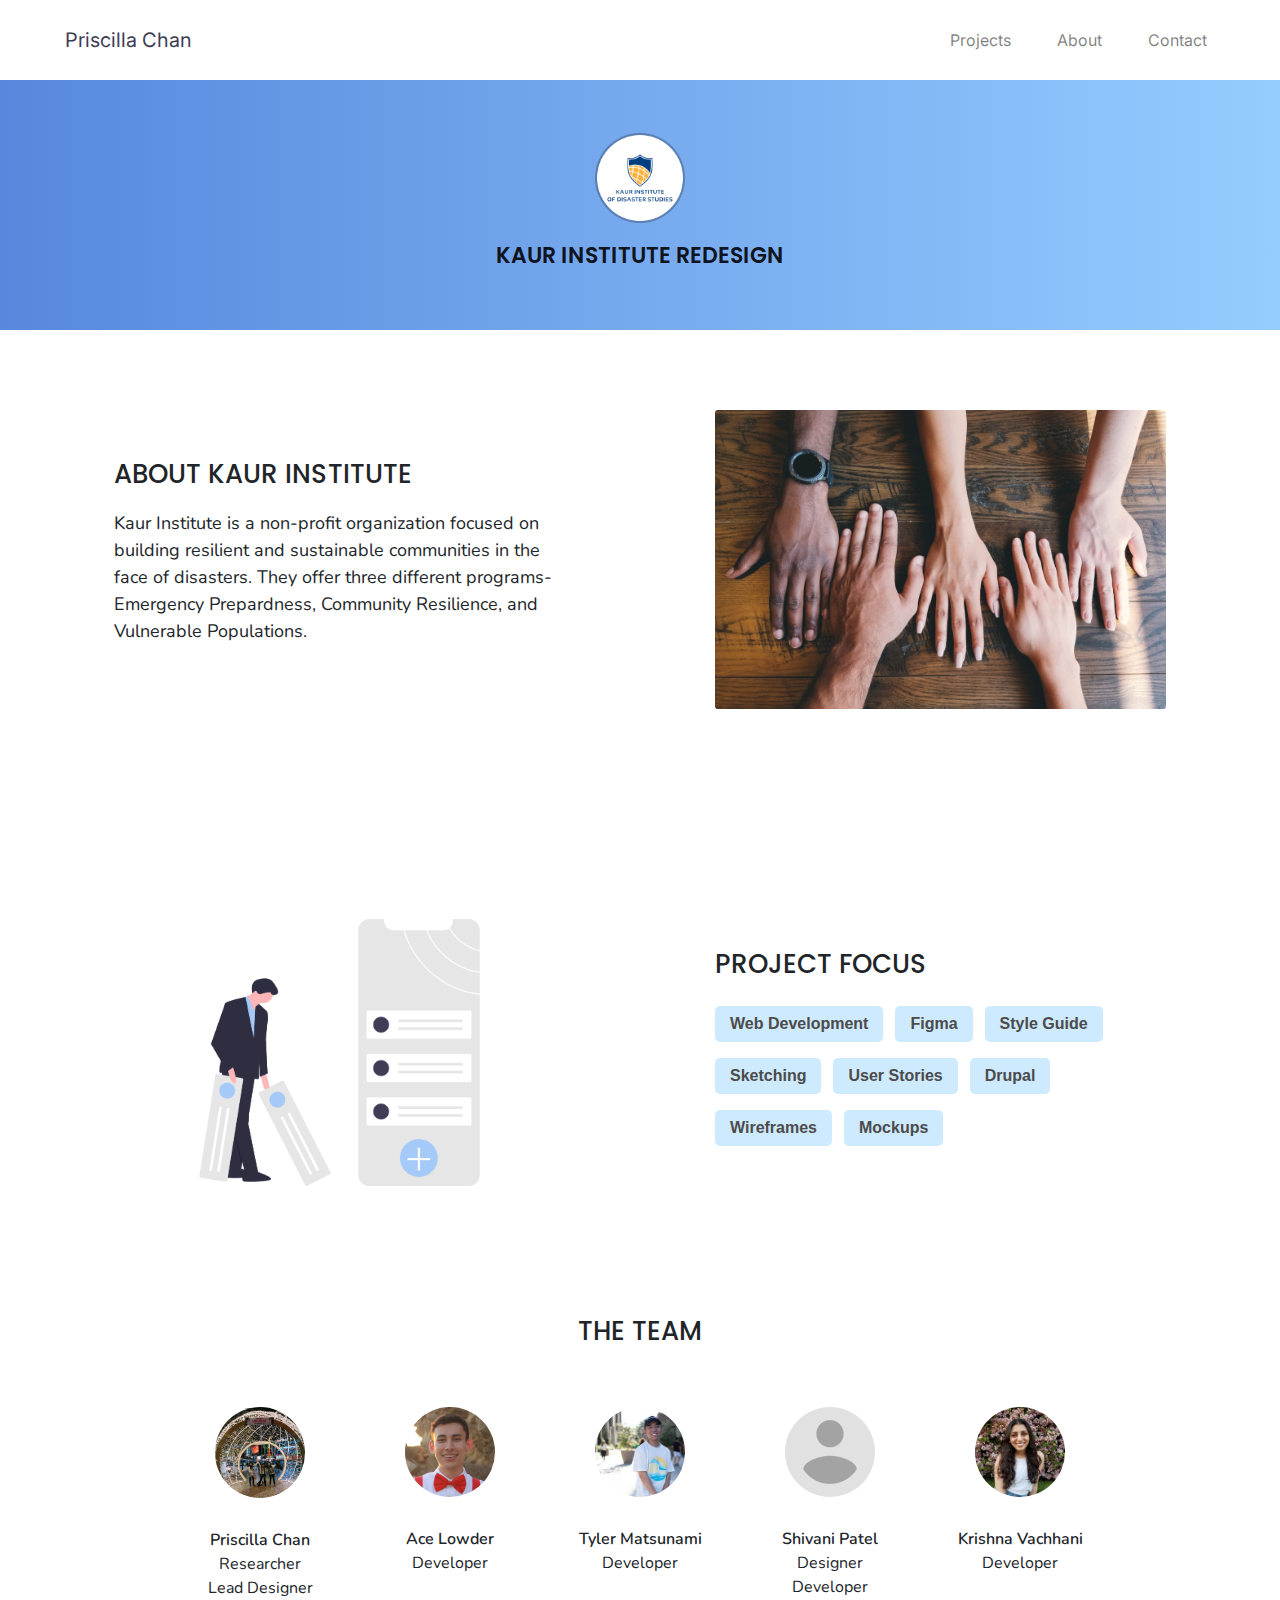
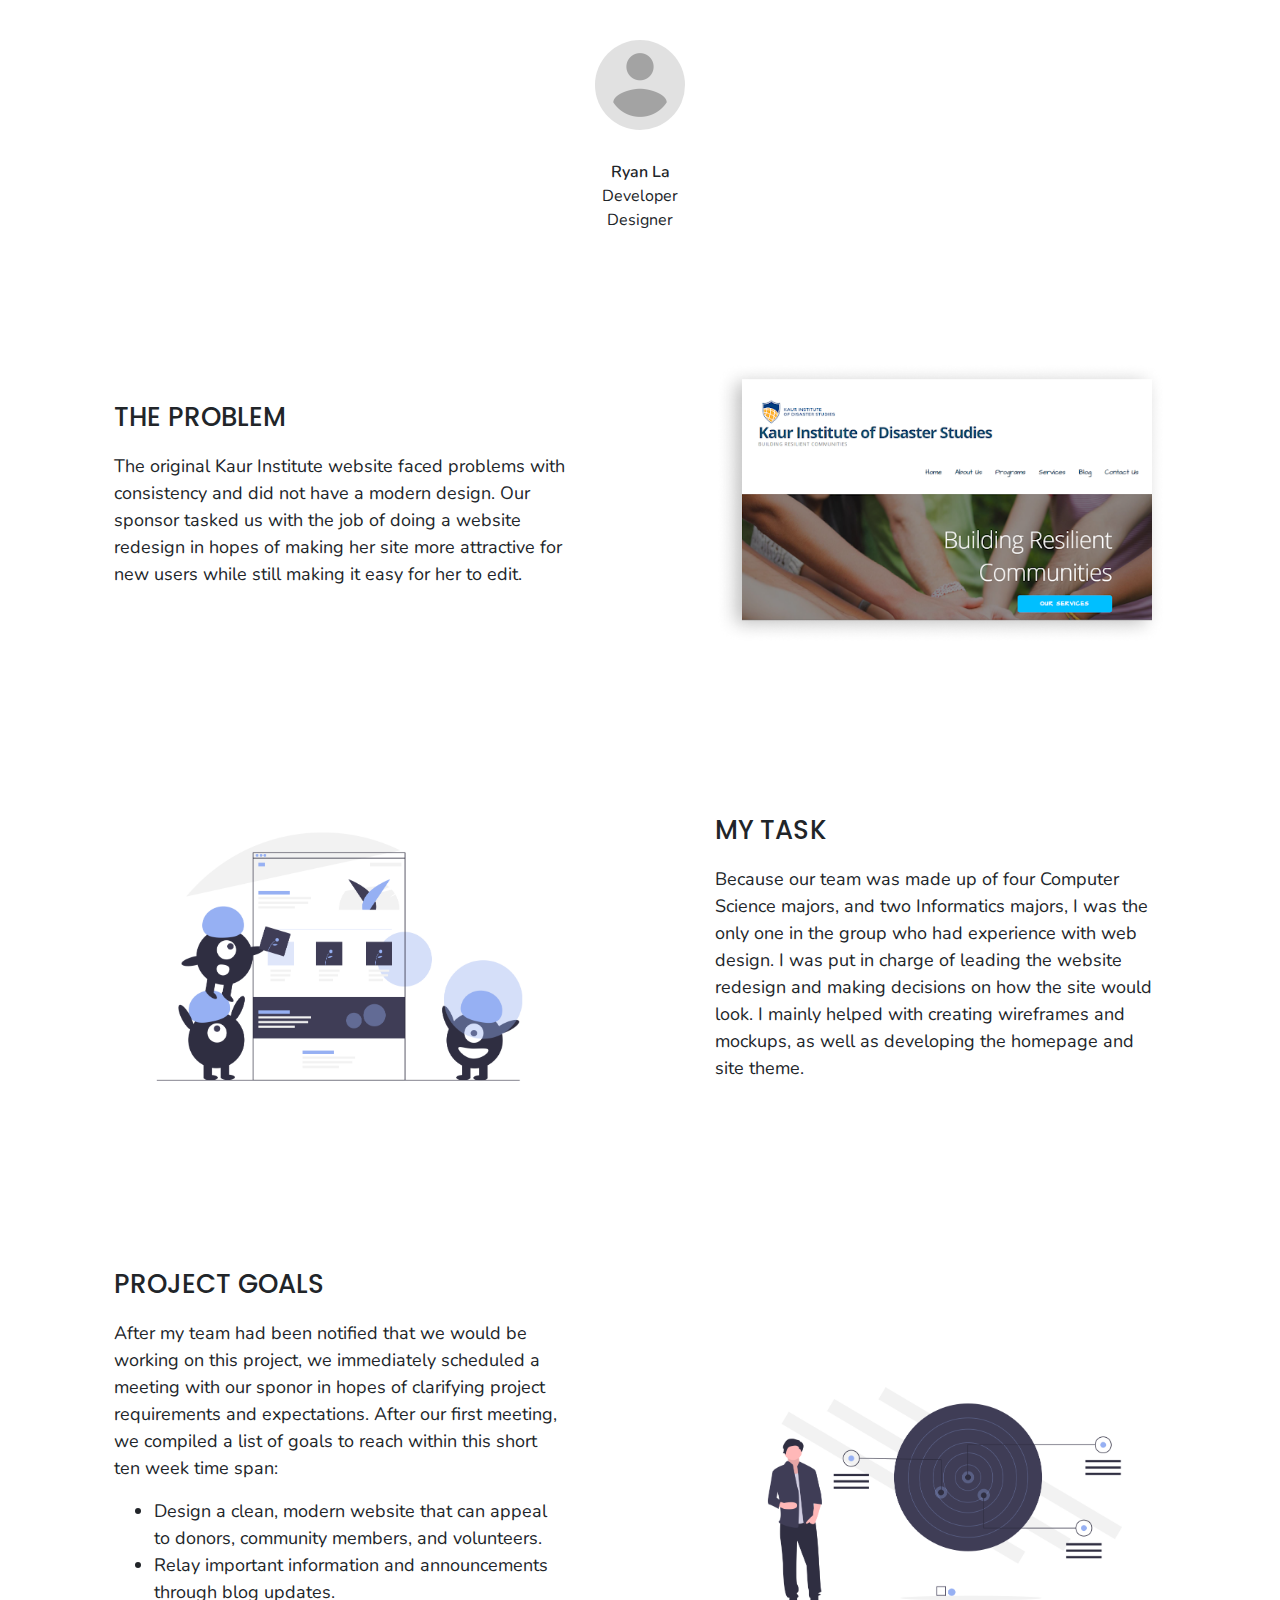
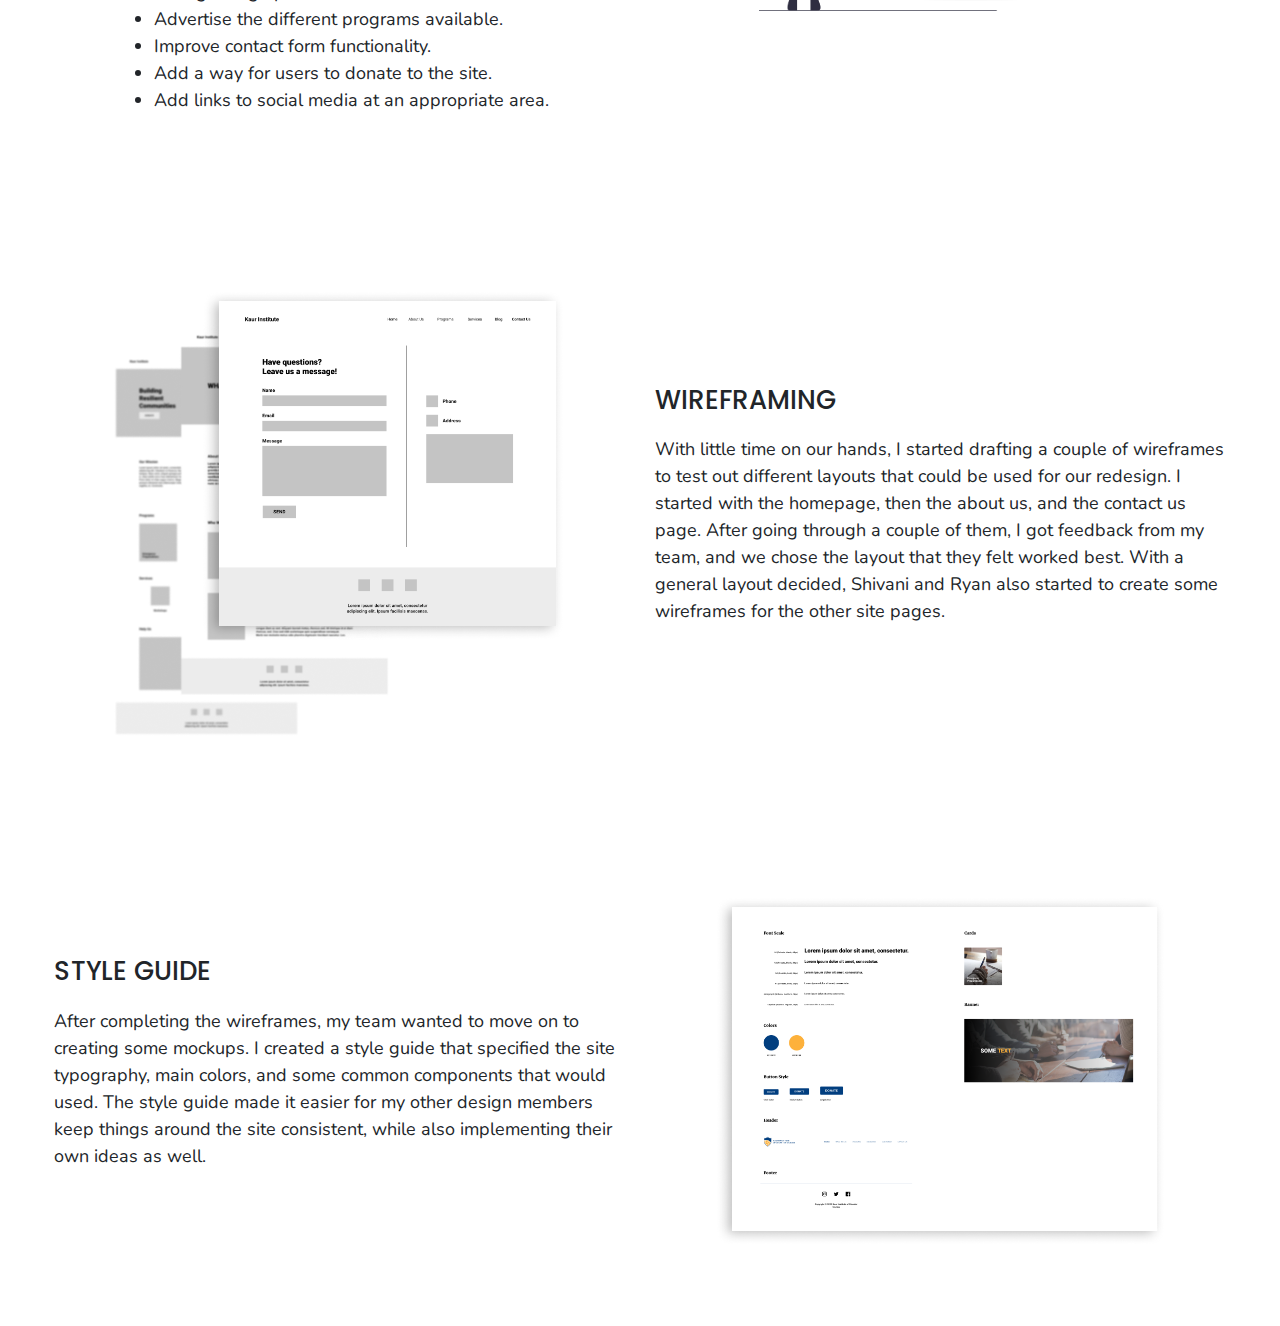
<file: html/kaur.html>
<!DOCTYPE html>
<!--[if lt IE 7]>      <html class="no-js lt-ie9 lt-ie8 lt-ie7"> <![endif]-->
<!--[if IE 7]>         <html class="no-js lt-ie9 lt-ie8"> <![endif]-->
<!--[if IE 8]>         <html class="no-js lt-ie9"> <![endif]-->
<!--[if gt IE 8]><!-->
<html class="no-js">
<!--<![endif]-->

<head>
    <meta charset="utf-8">
    <meta http-equiv="X-UA-Compatible" content="IE=edge">
    <title>Project: Kaur Institute Redesign</title>
    <meta name="description" content="">
    <meta name="viewport" content="width=device-width, initial-scale=1">
    <script src="https://code.jquery.com/jquery-3.4.1.min.js"
        integrity="sha256-CSXorXvZcTkaix6Yvo6HppcZGetbYMGWSFlBw8HfCJo=" crossorigin="anonymous"></script>
    <script src="https://maxcdn.bootstrapcdn.com/bootstrap/4.1.0/js/bootstrap.min.js"></script>
    <link rel="stylesheet" href="https://stackpath.bootstrapcdn.com/bootstrap/4.3.1/css/bootstrap.min.css"
        integrity="sha384-ggOyR0iXCbMQv3Xipma34MD+dH/1fQ784/j6cY/iJTQUOhcWr7x9JvoRxT2MZw1T" crossorigin="anonymous" />
    <link
        href="https://fonts.googleapis.com/css2?family=Nunito&family=Poppins:wght@600&family=Quicksand:wght@700&display=swap"
        rel="stylesheet">
    <link href="https://fonts.googleapis.com/css2?family=Inter&display=swap" rel="stylesheet">
    <link rel="stylesheet" href="../css/style3.css">
</head>
<nav class="navbar navbar-expand-lg navbar-light" id="myNav">
    <a class="navbar-brand" id="brand" href="../index.html">Priscilla Chan</a>
    <button class="navbar-toggler" type="button" data-toggle="collapse" data-target="#navbarNav"
        aria-controls="navbarNav" aria-expanded="false" aria-label="Toggle navigation">
        <svg xmlns="http://www.w3.org/2000/svg" width="24" height="24" viewBox="0 0 24 24" fill="none"
            stroke="currentColor" stroke-width="2" stroke-linecap="round" stroke-linejoin="round"
            class="feather feather-menu">
            <line x1="3" y1="12" x2="21" y2="12"></line>
            <line x1="3" y1="6" x2="21" y2="6"></line>
            <line x1="3" y1="18" x2="21" y2="18"></line>
        </svg>
    </button>
    <div class="collapse navbar-collapse" id="navbarNav">
        <ul class="navbar-nav ml-auto">
            <li class="nav-item">
                <a class="nav-link" href="../index.html">Projects <span class="sr-only">(current)</span></a>
            </li>
            <li class="nav-item">
                <a class="nav-link" href="about.html">About</a>
            </li>
            <li class="nav-item">
                <a class="nav-link" href="contact.html">Contact</a>
            </li>
        </ul>
    </div>
</nav>

<body>
    <div class="row header mx-0">
        <div class="rectangle d-flex justify-content-center align-items-center" id="blue-header">
            <div class="header-content text-center">
                <img class="header-img" src="../assets/kaur_logo.png" />
                <h3 class="header-title">KAUR INSTITUTE REDESIGN</h3>
            </div>
        </div>
    </div>
    <div class="container-fluid">
        <div class="row mx-4 justify-content-around align-items-center">
            <div class="col col-12 col-md-6">
                <div class="paragraph">
                    <h2 class="section-title">ABOUT KAUR INSTITUTE</h2>
                    <p class="section-content">Kaur Institute is a non-profit organization focused on building
                        resilient and sustainable communities in the face of disasters. They offer three different 
                        programs- Emergency Prepardness, Community Resilience, and Vulnerable Populations. </p>
                </div>
            </div>
            <div class="col col-12 col-md-6">
                <div class="side-img">
                    <img class="img-fluid" alt="Image of four hands on top of a table." src="../assets/hands.png">
                </div>
            </div>
        </div>
        <div class="row mx-4 justify-content-around align-items-center">
            <div class="col col-12 col-md-6">
              <div class="side-img" id="objectives">
                <img class="img-fluid" src="../assets/focus.png"
                  alt="Cartoon image of design objectives by UnDraw">
              </div>
            </div>
            <div class="col col-12 col-md-6">
              <div class="paragraph">
                <h2 class="section-title">PROJECT FOCUS</h2>
                <div class="d-flex flex-wrap">
                  <button disabled class="tag tag-2">
                    <p class="special">Web Development</p>
                  </button>
                  <button disabled class="tag tag-2">
                    <p class="special">Figma</p>
                  </button>
                  <button disabled class="tag tag-2">
                    <p class="special">Style Guide</p>
                  </button>
                  <button disabled class="tag tag-2">
                    <p class="special">Sketching</p>
                  </button>
                  <button disabled class="tag tag-2">
                    <p class="special">User Stories</p>
                  </button>
                  <button disabled class="tag tag-2">
                    <p class="special">Drupal</p>
                  </button>
                  <button disabled class="tag tag-2">
                    <p class="special">Wireframes</p>
                  </button>
                  <button disabled class="tag tag-2">
                    <p class="special">Mockups</p>
                  </button>
                </div>
              </div>
            </div>
          </div>
        <div class="row mx-4 text-center team-spacer">
            <div class="col col-12">
                <div class="team-members">
                    <h2 class="section-title">THE TEAM</h2>
                </div>
            </div>
            <div class="col col-12">
                <div class="img-group mx-4 d-flex justify-content-center flex-wrap">
                    <div>
                        <img class="member" src='../assets/priscilla.jpg' />
                        <p class="member-name">Priscilla Chan</p>
                        <p class="member-role">Researcher</p>
                        <p class="member-role">Lead Designer</p>
                      </div>
                      <div>
                        <img class="member" src='../assets/ace.jpg' />
                        <p class="member-name">Ace Lowder</p>
                        <p class="member-role">Developer</p>
                      </div>
                      <div>
                        <img class="member" src='../assets/tyler.jpg' />
                        <p class="member-name">Tyler Matsunami</p>
                        <p class="member-role">Developer</p>
                      </div>
                      <div>
                        <img class="member" src='../assets/avatar.png' />
                        <p class="member-name">Shivani Patel</p>
                        <p class="member-role">Designer</p>
                        <p class="member-role">Developer</p>
                      </div>
                      <div>
                        <img class="member" src='../assets/krishna.jpg' />
                        <p class="member-name">Krishna Vachhani</p>
                        <p class="member-role">Developer</p>
                      </div>
                      <div>
                        <img class="member" src='../assets/avatar.png' />
                        <p class="member-name">Ryan La</p>
                        <p class="member-role">Developer</p>
                        <p class="member-role">Designer</p>
                      </div>
                </div>
            </div>
        </div>
        <div class="row mx-4 align-items-center">
          <div class="col col-12 col-md-6">
            <div class="paragraph">
              <h2 class="section-title">THE PROBLEM</h2>
              <p class="section-content">The original Kaur Institute website faced problems with consistency and did not
                 have a modern design. Our sponsor tasked us with the job of doing a website redesign in hopes of making 
                 her site more attractive for new users while still making it easy for her to edit.</p>
            </div>
          </div>
          <div class="col col-12 col-md-6">
            <div class="side-img">
              <img class="img-fluid" src="../assets/kaur_home.png" alt="A screenshot of the old homepage for Kaur Institute.">
            </div>
          </div>
        </div>
        <div class="row mx-4 align-items-center">
          <div class="col col-12 col-md-6">
            <div class="side-img">
              <img class="img-fluid" src="../assets/ux_design.png" alt="Illustration of ux web design.">
            </div>
          </div>
          <div class="col col-12 col-md-6">
            <div class="paragraph">
              <h2 class="section-title">MY TASK</h2>
              <p class="section-content">Because our team was made up of four Computer Science majors, and two Informatics majors, I was the only one in the group who had experience with web design. 
                I was put in charge of leading the website redesign and making decisions on how the site would look. I mainly helped with creating wireframes and mockups, as well as 
                developing the homepage and site theme. 
              </p>
            </div>
          </div>
        </div>
        <div class="row mx-4 align-items-center">
          <div class="col col-12 col-md-6">
            <div class="paragraph">
              <h2 class="section-title">PROJECT GOALS</h2>
              <p class="section-content">After my team had been notified that we would be working on this project, we immediately scheduled a meeting
                with our sponor in hopes of clarifying project requirements and expectations. After our first meeting, we compiled a list of goals to reach 
                within this short ten week time span:<br>
                <ul class="section-content">
                  <li>Design a clean, modern website that can appeal to donors, community members, and volunteers.</li>
                  <li>Relay important information and announcements through blog updates.</li>
                  <li>Advertise the different programs available.</li>
                  <li>Improve contact form functionality.</li>
                  <li>Add a way for users to donate to the site.</li>
                  <li>Add links to social media at an appropriate area.</li>
                </ul>
              </p>
            </div>
          </div>
          <div class="col col-12 col-md-6">
            <div class="side-img">
              <img class="img-fluid" src="../assets/goals.png" alt="Illustration of project goals.">
            </div>
          </div>
        </div>
        <div class="row mx-4 align-items-center">
          <div class="col col-12 col-md-6">
            <div class="side-img">
              <img class="img-fluid" src="../assets/wireframes.png" alt="An image of the different wireframes I drafted.">
            </div>
          </div>
          <div class="col col-12 col-md-6">
            <h2 class="section-title">WIREFRAMING</h2>
            <p class="section-content">With little time on our hands, I started drafting a couple of wireframes to test 
              out different layouts that could be used for our redesign. I started with the homepage, then the about us, 
              and the contact us page. After going through a couple of them, I got feedback from my team, and we chose 
              the layout that they felt worked best. With a general layout decided, Shivani and Ryan also started to create 
              some wireframes for the other site pages. 
            </p>
          </div>
        </div>
        <div class="row mx-4 align-items-center">
          <div class="col col-12 col-md-6">
            <h2 class="section-title">STYLE GUIDE</h2>
            <p class="section-content">After completing the wireframes, my team wanted to move on to creating some mockups. 
              I created a style guide that specified the site typography, main colors, and some common components that would 
              used. The style guide made it easier for my other design members keep things around the site consistent, while 
              also implementing their own ideas as well. 
            </p>
          </div>
          <div class="col col-12 col-md-6">
            <div class="side-img">
              <img class="img-fluid" src="../assets/style_guide.png" alt="An image of the style guide I created for our team designs.">
            </div>
          </div>
        </div>
    </div>
</body>

</html>
</file>
<file: css/style1.css>
.navbar {
    padding: 20px 50px 0px;
    font-family: 'Inter', sans-serif;
    background-color: #CBE6FF;
}

html {
    scroll-behavior: smooth;
}

.nav-item {
    margin: 0px 15px;
}

.navbar-toggler {
    border: none;
}

a:hover {
    text-decoration: none;
}

.navbar-brand {
    margin: 0px 15px;
    color: #3F3D56 !important;
}

.row {
    margin: 0px 50px;
}

#hero {
    background-color: #CBE6FF;
}

h3 {
    font-size: 32px;
    font-family: 'Quicksand', sans-serif;
    color: rgba(0, 0, 0, 0.9);
    font-weight: bold;
}

h2 {
    font-size: 24px;
    font-family: 'Quicksand', sans-serif;
    color: #3F3D56;
}

h1 {
    font-size: 34px;
    font-family: 'Quicksand', sans-serif;
    font-weight: 500;
    color: #3F3D56;
}

h4 {
    font-size: 20px;
    font-family: 'Quicksand', sans-serif;
}

.container-fluid {
    margin-bottom: 180px;
}

.btn-1 {
    margin-top: 15px;
    padding: 0.6em 1.35em;
    background: none;
    border-radius: 1.8em;
    border: 2px solid #E48C3E;
    color: #E48C3E;
    font-family: 'Raleway', sans-serif;
    font-size: 0.9em;
    transition: all 0.2s;
}

.btn-1:hover {
    color: white; 
    background-color: #E48C3E;
}

#btn-2 {
    background: none;
    color: #2675DF;
    border: 2px solid #2675DF;
}

#btn-2:hover, #btn-2:focus, #btn-2:active {
    background-color: #2675DF;
    color: white;
}

#btn-3 {
    background: none;
    color: grey;
    border: 2px solid grey;
}

/* #btn-3:hover, #btn-3:focus, #btn-3:active {
    background-color: #219653;
    color: #DDFFE2;
} */

.btn-2 {
    display: inline-block;
    margin-top: 15px;
    background-color: #E7F3FF;
    color: #363456;
    padding: .7em 2em;
    font-size: 18px;
    border-radius: 33px;
    font-family: 'Raleway', sans-serif;
    border: none;
}

.btn-2, svg {
    display: flex;
    flex-direction: row;
    align-items: center;
}

.btn-2:hover {
    background-color: #363456;
    color: #E7F3FF;
    -webkit-transition-duration: 0.3s;
    transition-duration: 0.3s;
}

.btn-2:hover > svg *{
    background-color: #363456;
    color: #E7F3FF;
    stroke: #E7F3FF;
    -webkit-transition-duration: 0.3s;
    transition-duration: 0.3s;
}

#arrow {
    margin-left: 10px;
}

#arrow-2 {
    margin-left: 10px;
}

#last {
    margin-bottom: 50px;
    margin-top: 220px;
}

/* Animations */
.hideme {
    opacity: 0;
    transform: translate(0, 40px);
    transition: all 2s;
}

.hideme.visible {
    opacity: 1;
    transform: translate(0,0);
}
</file>
<file: css/responsive1.css>
@media (max-width: 575.98px) {
    #myNav {
        padding: 15px 30px;
    }

    #brand {
        margin: 0px;
    }

    .row {
        margin: 0px;
    }

    h1 {
        text-align: center;
    }

    h2 {
        text-align: center;
    }

    .container-fluid {
        margin-bottom: 100px;
    }

    .col {
        margin-bottom: 40px;
    }

    #last {
        margin-top: 50px;
    }
}

@media (max-width: 767.98px) {
    #myNav {
        padding: 15px 30px;
    }

    .row {
        margin: 20px;
    }

    .container-fluid {
        margin-bottom: 100px;
    }

    .col {
        margin-bottom: 50px;
    }

    #last {
        margin-top: 50px;
    }

    h1, h2 {
        text-align: center;
    }

}

@media (min-width: 992px) {
    
}

@media (min-width: 1200px) { 
}
</file>
<file: css/style2.css>
.navbar {
    padding: 20px 50px 0px;
    font-family: 'Inter', sans-serif;
    background-color: #FFFFFF;
}

.nav-item {
    margin: 0px 15px;
}

.navbar-toggler {
    border: none;
}

a:hover {
    text-decoration: none;
}

.navbar-brand {
    margin: 0px 15px;
    color: #3F3D56 !important;
}

.row {
    margin: 0px 50px;
}

h1 {
    font-family: 'Inter', sans-serif;
    font-weight: 700;
    color: #3F3D56;
    margin-bottom: 15px;
    font-size: 28px;
}

p {
    font-family: 'Nunito', sans-serif;
    color: rgba(0, 0, 0, 0.8);
    font-size: 20px;
}

.highlight {
    color: #65ADEF;
}

.tag {
    background: #E7F3FF;
    border-radius: 5px;
    display: flex;
    flex-direction: row;
    padding: 6px 15px;
    border: none;
    margin: 6px 12px 10px 0px;
}

.special {
    color: #A430DB;
    margin-bottom: 0px;
    font-weight: 600;
}

.btn-2 {
    display: inline-block;
    margin-top: 15px;
    background-color: #E7F3FF;
    color: #363456;
    padding: .7em 2em;
    font-size: 18px;
    border-radius: 33px;
    font-family: 'Raleway', sans-serif;
    border: none;
}

.btn-2, svg {
    display: flex;
    flex-direction: row;
    align-items: center;
}

.btn-2:hover {
    background-color: #363456;
    color: #E7F3FF;
    -webkit-transition-duration: 0.3s;
    transition-duration: 0.3s;
}

.btn-2:hover > svg *{
    background-color: #363456;
    color: #E7F3FF;
    stroke: #E7F3FF;
    -webkit-transition-duration: 0.3s;
    transition-duration: 0.3s;
}

#arrow {
    margin-left: 10px;
}

#arrow-2 {
    margin-left: 10px;
}

#arrow-3 {
    margin-right: 10px;
}

#last {
    margin-bottom: 50px;
    margin-top: 100px;
}

#last-2 {
    margin-top: 100px;
    margin-bottom: 50px;
}

#last-3 {
    margin-top: 30px;
    margin-bottom: 50px;
}

html {
    scroll-behavior: smooth;
}

.dribbble path {
    fill: #3F3D56;
}

.icons {
    margin: 15px 25px 0 0;
}

.bx:hover {
    color: #65ADEF !important;
}

/* Animations */
.hideme {
    opacity: 0;
    transform: translate(0, 40px);
    transition: all 2s;
}

.hideme.visible {
    opacity: 1;
    transform: translate(0,0);
}
</file>
<file: css/responsive2.css>
@media (max-width: 575.98px) {
    #myNav {
        padding: 15px 30px;
    }

    #brand {
        margin: 0px;
    }

    .row {
        margin: 0px;
    }

    .container-fluid {
        padding: 40px 20px;
    }

    #skills {
        height: auto !important;
    }

    .col {
        margin: 10px 0px;
    }

    #last {
        margin-bottom: 0px;
    }

    #last-3 {
        margin-top: 0px;
    }

    #contact-img {
        margin-top: 20px;
        margin-bottom: 0px;
    }

}

@media (max-width: 767.98px) {
    #myNav {
        padding: 15px 30px;
    }

    .row {
        margin: 20px;
    }

    .container-fluid {
        padding: 40px 20px;
    }

    .col {
        margin-bottom: 10px;
    }

    #last {
        margin: 0px;
    }

    #skills {
        height: auto !important;
    }

    #me {
        height: auto !important;
    }

    #design {
        height: auto !important;
    }

    #about {
        height: auto !important;
    }

}

@media (min-width: 992px) {
    
}

@media (min-width: 1200px) { 
}
</file>
<file: css/style3.css>
.navbar {
    padding: 20px 50px;
    font-family: 'Inter', sans-serif;
    background-color: #cbe6ff00;
}

.nav-item {
    margin: 0px 15px;
}

.navbar-toggler {
    border: none;
}

a:hover {
    text-decoration: none;
}

.navbar-brand {
    margin: 0px 15px;
    color: #3F3D56 !important;
}

.rectangle {
    width: 100%;
    height: 250px;
    background: linear-gradient(90deg, #B5E6A6 0%, #C4D790 100%);
}

#blue-header {
    background: linear-gradient(90deg, #5887dd 0%, rgba(150,204,255,1) 100%);
}

.header-img {
    width: 90px;
    height: auto;
    margin-bottom: 20px;
}

.header-title {
    font-family: 'Poppins', sans-serif;
    font-size: 22px;
    font-weight: 600;
    color: rgba(0, 0, 0, 0.9);
}

.paragraph {
    padding: 80px 60px;
}

.side-img {
    padding: 80px 60px;
}

.section-title {
    font-family: 'Poppins', sans-serif;
    font-size: 26px;
    margin-bottom: 20px;
}

.section-content {
    font-family: 'Nunito', sans-serif;
    font-size: 18px;
}

#objectives {
    padding: 100px;
}

.tag {
    background: #c4edaf;
    border-radius: 5px;
    display: flex;
    flex-direction: row;
    padding: 6px 15px;
    border: none;
    margin: 6px 12px 10px 0px;
}

.tag-2 {
    background: #CEEAFF;
}

.special {
    color: #4B4B4B;
    margin-bottom: 0px;
    font-weight: 600;
}

.member {
    width: 90px;
    height: auto;
    margin: 40px 50px 30px;
    border-radius: 50%;
}

.member-name {
    font-family: 'Nunito', 'sans-serif';
    font-weight: 600;
    margin-bottom: 0;
}

.member-role {
    font-family: 'Nunito', 'sans-serif';
    margin-bottom: 0;
}

.team-spacer {
    margin-bottom: 50px;
}
</file>
